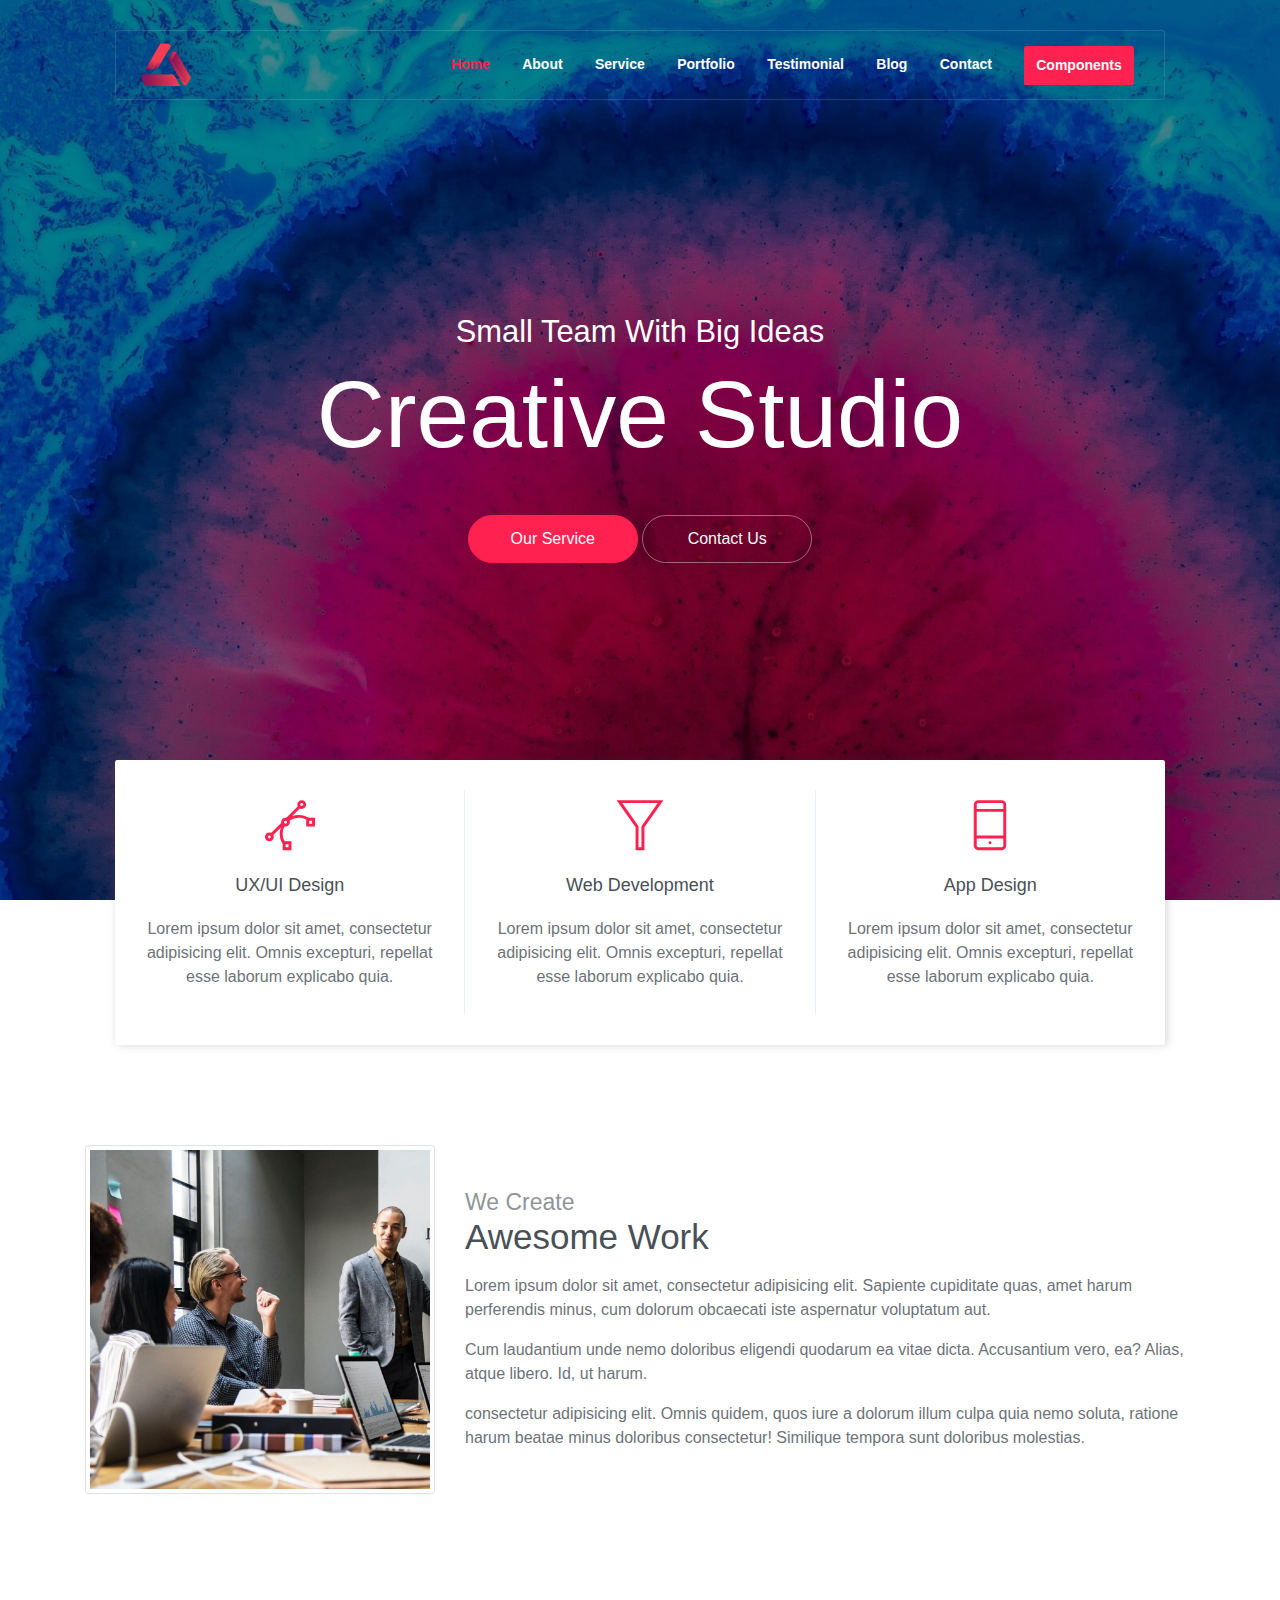
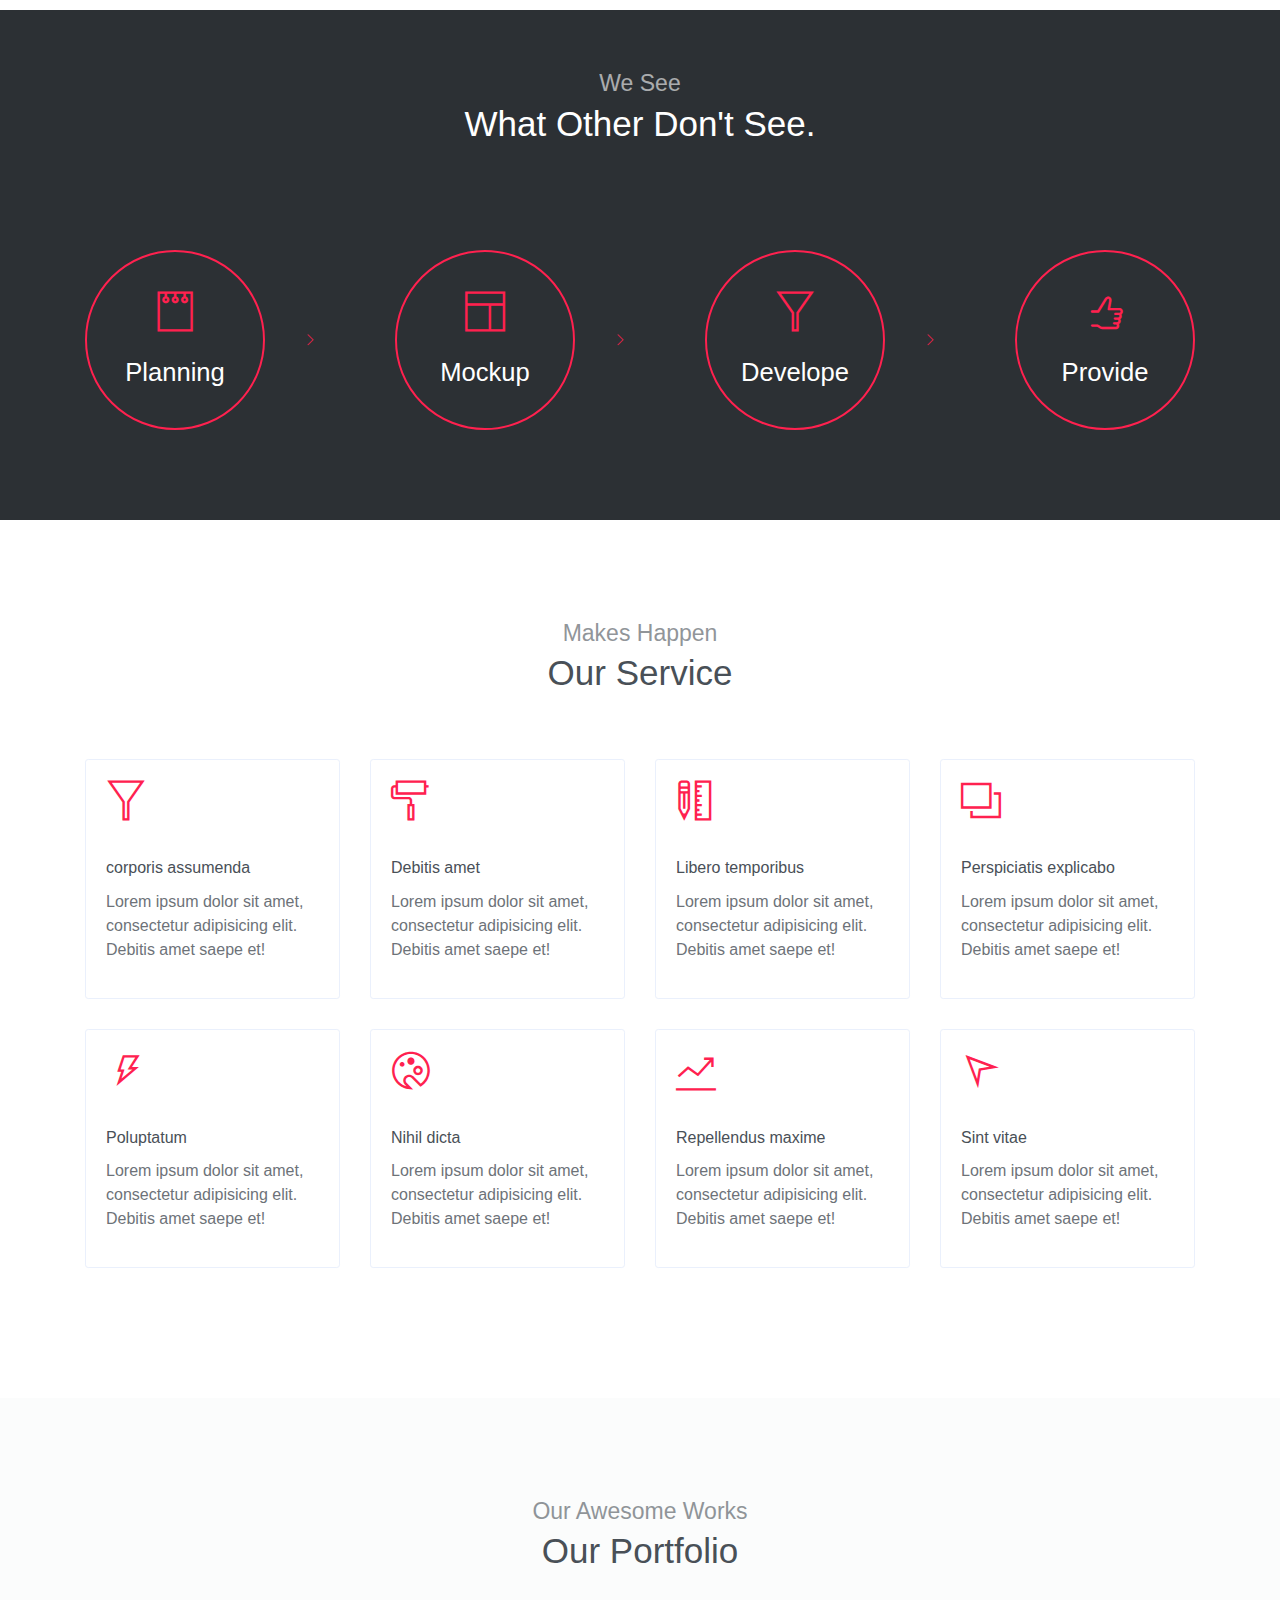
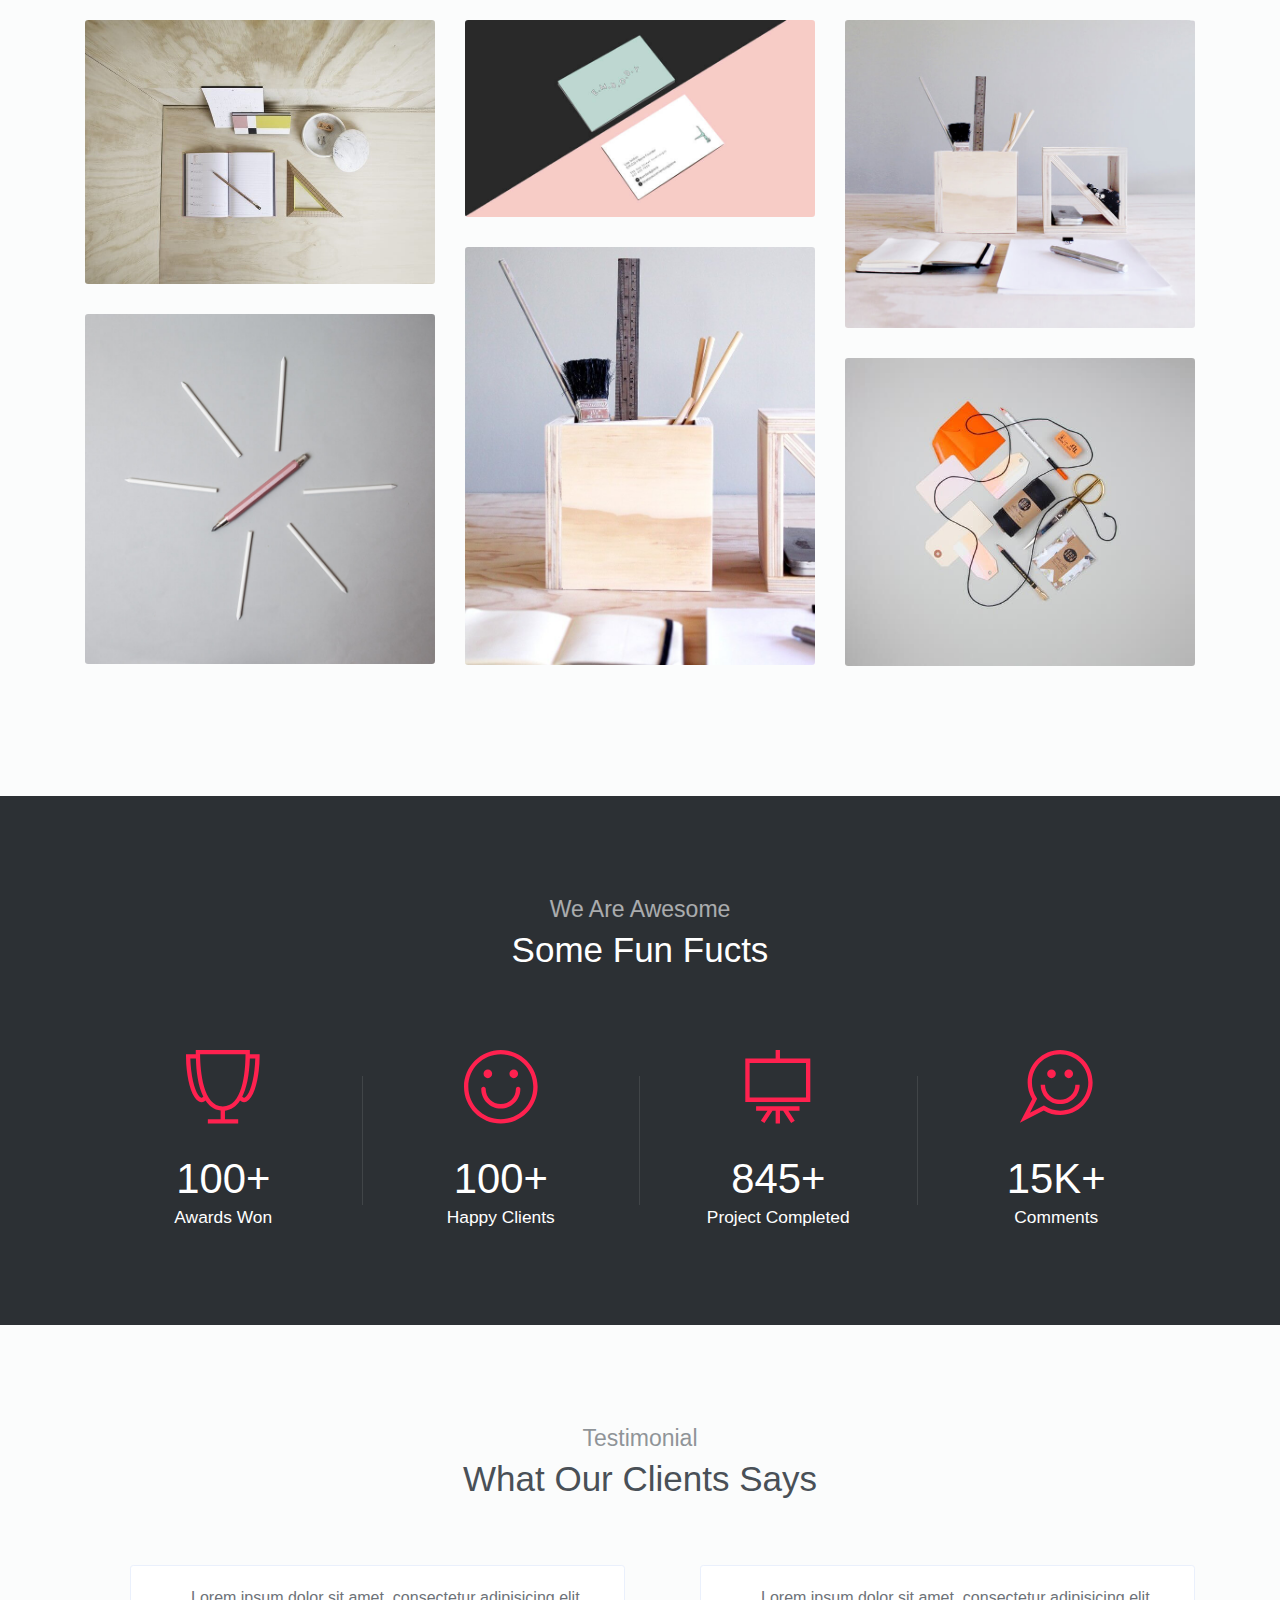
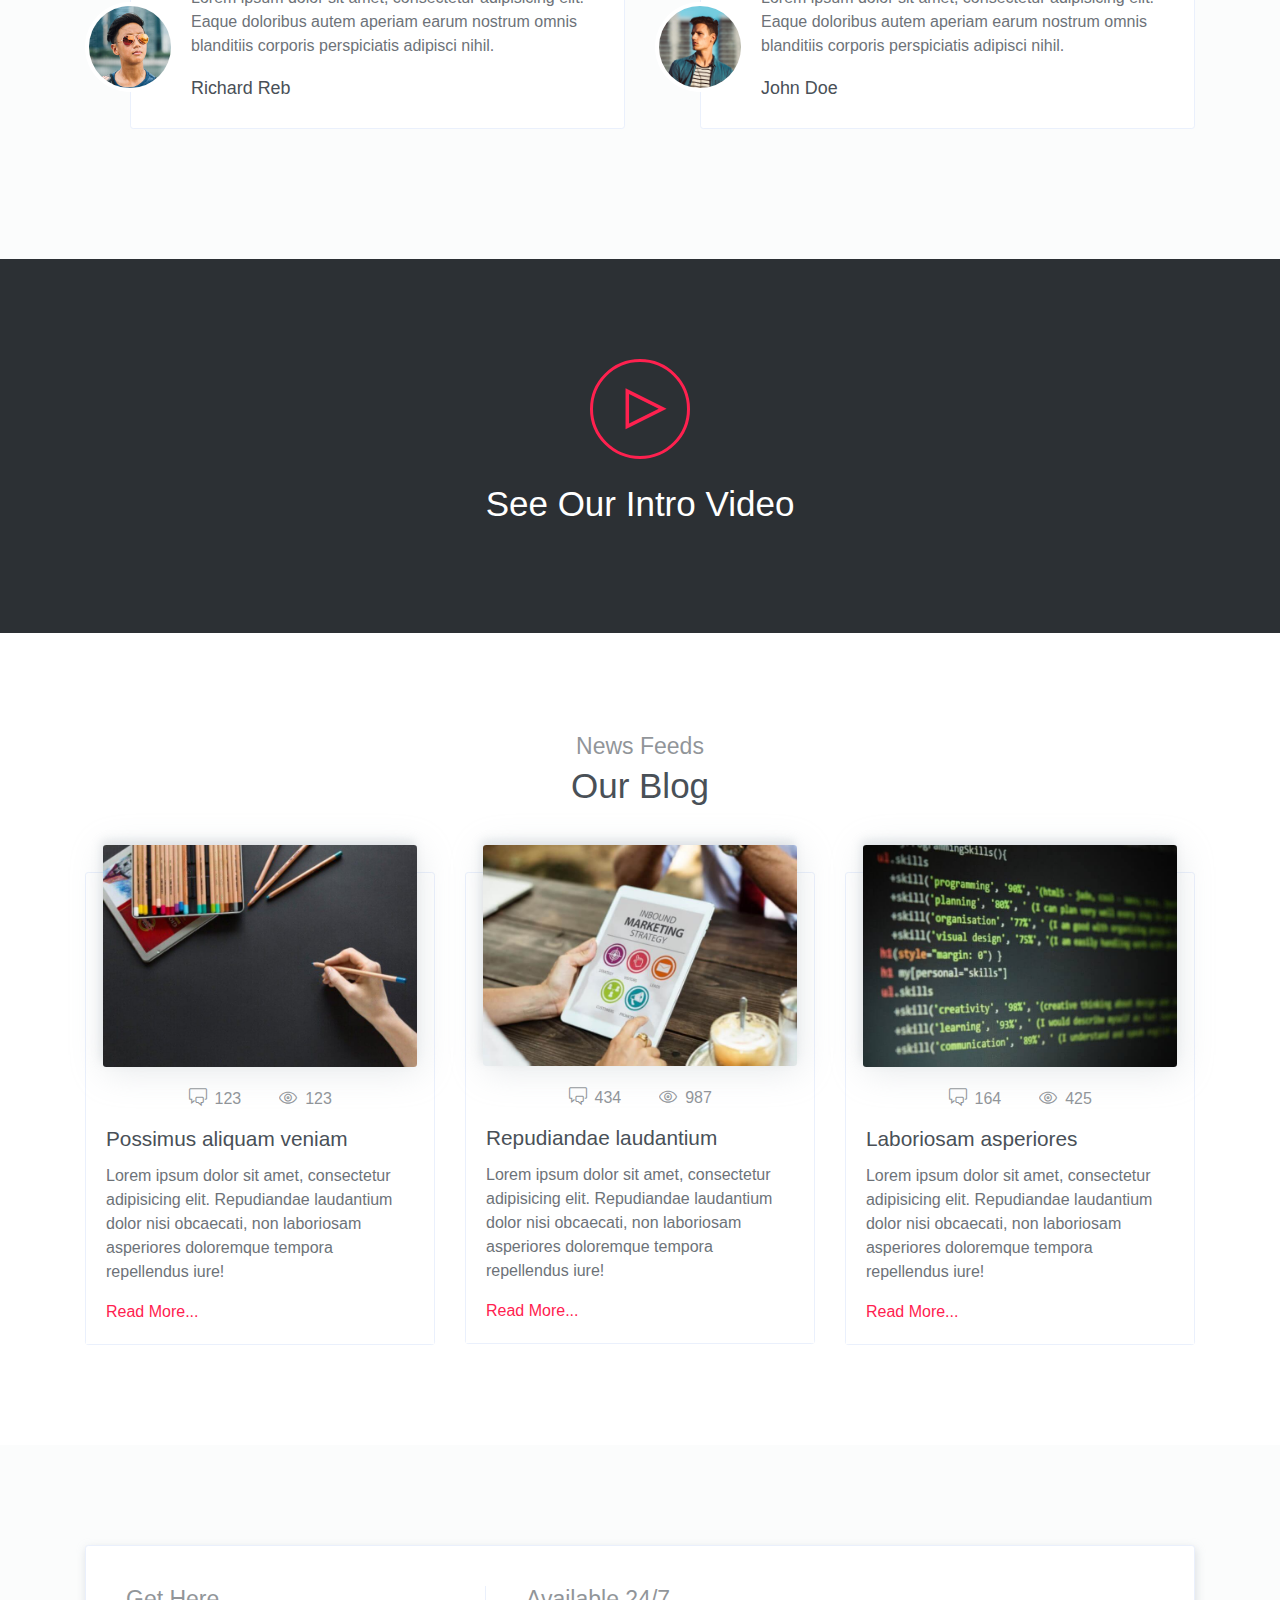
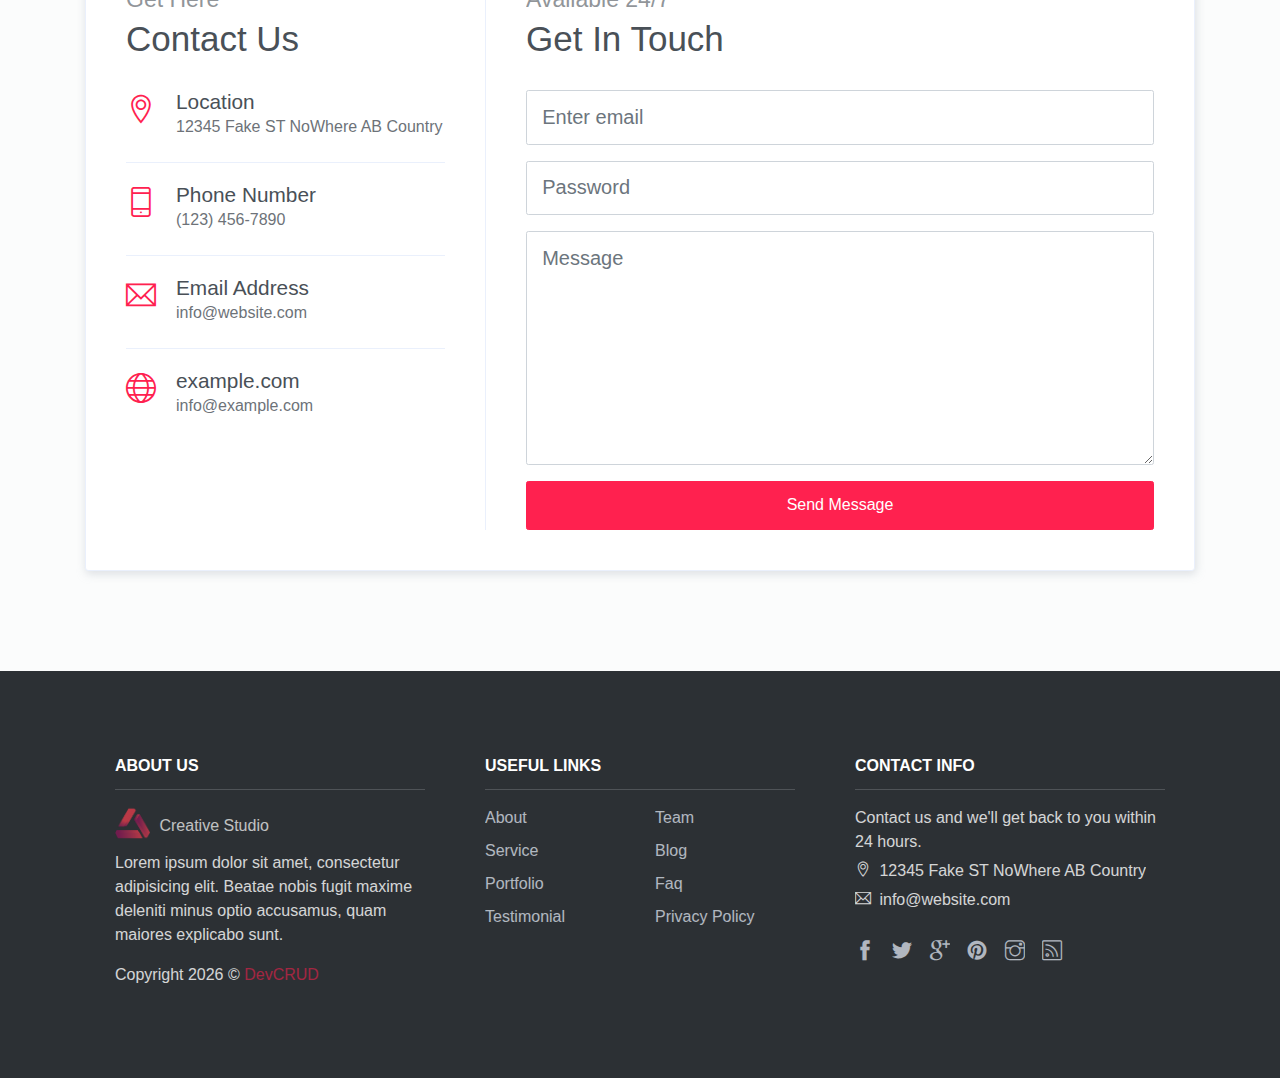
<file: question1/index.html>
<!DOCTYPE html>
<html lang="en">
<head>
	<meta charset="utf-8">
    <meta name="viewport" content="width=device-width, initial-scale=1, shrink-to-fit=no">
    <meta name="description" content="Start your development with Creative Studio landing page.">
    <meta name="author" content="Devcrud">
    <title>Creative Studio | Free Bootstrap 4.3.x template</title>

    <!-- font icons -->
    <link rel="stylesheet" href="assets/vendors/themify-icons/css/themify-icons.css">

    <!-- Bootstrap + Creative Studio main styles -->
	<link rel="stylesheet" href="assets/css/creative-studio.css">

</head>
<body data-spy="scroll" data-target=".navbar" data-offset="40" id="home">
    
    <!-- Page Navigation -->
    <nav class="navbar custom-navbar navbar-expand-lg navbar-dark" data-spy="affix" data-offset-top="20">
        <div class="container">
            <a class="navbar-brand" href="#">
                <img src="assets/imgs/logo.png" alt="Download free bootstrap 4 landing page, free boootstrap 4 templates, Download free bootstrap 4.1 landing page, free boootstrap 4.1.1 templates, Creative studio Landing page">
            </a>
            <button class="navbar-toggler" type="button" data-toggle="collapse" data-target="#navbarSupportedContent" aria-controls="navbarSupportedContent" aria-expanded="false" aria-label="Toggle navigation">
                <span></span>
            </button>

            <div class="collapse navbar-collapse" id="navbarSupportedContent">
                <ul class="navbar-nav ml-auto">
                    <li class="nav-item">
                        <a class="nav-link" href="#home">Home</a>
                    </li>
                    <li class="nav-item">
                        <a class="nav-link" href="#about">About</a>
                    </li>
                    <li class="nav-item">
                        <a class="nav-link" href="#service">Service</a>
                    </li>
                    <li class="nav-item">
                        <a class="nav-link" href="#portfolio">Portfolio</a>
                    </li>
                    <li class="nav-item">
                        <a class="nav-link" href="#testimonial">Testimonial</a>
                    </li>
                    <li class="nav-item">
                        <a class="nav-link" href="#blog">Blog</a>
                    </li>
                    <li class="nav-item">
                        <a class="nav-link" href="#contact">Contact</a>
                    </li>
                    <li class="nav-item">
                        <a class="nav-link btn btn-primary btn-sm ml-lg-3" href="components.html">Components</a>
                    </li>
                </ul>
            </div>
        </div>
    </nav>
    <!-- End Of Page Navigation -->

    <!-- Page Header -->
    <header class="header">
        <div class="overlay">
            <h6 class="subtitle">Small Team With Big Ideas</h6>
            <h1 class="title">Creative Studio</h1>
            <div class="buttons text-center">
                <a href="#service" class="btn btn-primary rounded w-lg btn-lg my-1">Our Service</a>
                <a href="#contact" class="btn btn-outline-light rounded w-lg btn-lg my-1">Contact Us</a>
            </div>              
        </div>      
    </header>
    <!-- End Of Page Header -->

    <!-- Box -->
    <div class="box text-center">
        <div class="box-item">
            <i class="ti-vector"></i>
            <h6 class="box-title">UX/UI Design</h6>
            <p>Lorem ipsum dolor sit amet, consectetur adipisicing elit. Omnis excepturi, repellat esse laborum explicabo quia.</p>
        </div>
        <div class="box-item">
            <i class="ti-filter"></i>
            <h6 class="box-title">Web Development</h6>
            <p>Lorem ipsum dolor sit amet, consectetur adipisicing elit. Omnis excepturi, repellat esse laborum explicabo quia.</p>
        </div>
        <div class="box-item">
            <i class="ti-mobile"></i>
            <h6 class="box-title">App Design</h6>
            <p>Lorem ipsum dolor sit amet, consectetur adipisicing elit. Omnis excepturi, repellat esse laborum explicabo quia.</p>
        </div>
    </div>
    <!-- End of Box -->

    <!-- About Section -->
    <section id="about">
        <div class="container">
            <div class="row align-items-center">
                <div class="col-md-5 col-lg-4">
                    <img src="assets/imgs/about.jpg" alt="Download free bootstrap 4 landing page, free boootstrap 4 templates, Download free bootstrap 4.1 landing page, free boootstrap 4.1.1 templates, Creative studio Landing page" class="w-100 img-thumbnail mb-3">
                </div>
                <div class="col-md-7 col-lg-8">
                    <h6 class="section-subtitle mb-0">We Create</h6>
                    <h6 class="section-title mb-3">Awesome Work</h6>
                    <p>Lorem ipsum dolor sit amet, consectetur adipisicing elit. Sapiente cupiditate quas, amet harum perferendis minus, cum dolorum obcaecati iste aspernatur voluptatum aut.</p>
                    <p>Cum laudantium unde nemo doloribus eligendi quodarum ea vitae dicta. Accusantium vero, ea? Alias, atque libero. Id, ut harum. </p>
                    <p>consectetur adipisicing elit. Omnis quidem, quos iure a dolorum illum culpa quia nemo soluta, ratione harum beatae minus doloribus consectetur! Similique tempora sunt doloribus molestias.</p>
                </div>
            </div>
        </div>
    </section>
    <!-- End of About Section -->

    <!-- About Section with bg -->
    <section class="has-bg-img py-md">
        <div class="container text-center">
            <h6 class="section-subtitle">We See</h6>
            <h6 class="section-title mb-6">What Other Don't See.</h6>
            <p class = "flag">CTF{h17_f4s7_h17_h4rd}</p>
            <div class="widget mb-4">
                <div class="widget-item">
                    <i class="ti-notepad"></i>
                    <h4>Planning</h4>
                </div>
                <div class="widget-item">
                    <i class="ti-layout"></i>
                    <h4>Mockup</h4>
                </div>
                <div class="widget-item">
                    <i class="ti-filter"></i>
                    <h4>Develope</h4>
                </div>
                <div class="widget-item">
                    <i class="ti-thumb-up"></i>
                    <h4>Provide</h4>
                </div>
            </div>
        </div>
    </section>
    <!-- End Of About Sectoin -->

    <!-- Service Section -->
    <section id="service">
        <div class="container">
            <h6 class="section-subtitle text-center">Makes Happen</h6>
            <h5 class="section-title text-center mb-6">Our Service</h5> 
            <div class="row">
                <div class="col-sm-4 col-md-3">
                    <div class="card mb-4">
                        <div class="card-body">
                            <h2 class="mb-4"><i class="ti-filter text-primary"></i></h2>
                            <h6 class="card-title">corporis assumenda</h6>
                            <p>Lorem ipsum dolor sit amet, consectetur adipisicing elit. Debitis amet saepe et!</p>
                        </div>
                    </div>
                </div>
                <div class="col-sm-4 col-md-3">
                    <div class="card mb-4">
                        <div class="card-body">
                            <h2 class="mb-4"><i class="ti-paint-roller text-primary"></i></h2>
                            <h6 class="card-title">Debitis amet</h6>
                            <p>Lorem ipsum dolor sit amet, consectetur adipisicing elit. Debitis amet saepe et!</p>
                        </div>
                    </div>
                </div>
                <div class="col-sm-4 col-md-3">
                    <div class="card mb-4">
                        <div class="card-body">
                            <h2 class="mb-4"><i class="ti-ruler-pencil text-primary"></i></h2>
                            <h6 class="card-title">Libero temporibus</h6>
                            <p>Lorem ipsum dolor sit amet, consectetur adipisicing elit. Debitis amet saepe et!</p>
                        </div>
                    </div>
                </div>
                <div class="col-sm-4 col-md-3">
                    <div class="card mb-4">
                        <div class="card-body">
                            <h2 class="mb-4"><i class="ti-layers text-primary"></i></h2>
                            <h6 class="card-title">Perspiciatis explicabo</h6>
                            <p>Lorem ipsum dolor sit amet, consectetur adipisicing elit. Debitis amet saepe et!</p>
                        </div>
                    </div>
                </div>
                <div class="col-sm-4 col-md-3">
                    <div class="card mb-4">
                        <div class="card-body">
                            <h2 class="mb-4"><i class="ti-bolt text-primary"></i></h2>
                            <h6 class="card-title">Poluptatum</h6>
                            <p>Lorem ipsum dolor sit amet, consectetur adipisicing elit. Debitis amet saepe et!</p>
                        </div>
                    </div>
                </div>
                <div class="col-sm-4 col-md-3">
                    <div class="card mb-4">
                        <div class="card-body">
                            <h2 class="mb-4"><i class="ti-palette text-primary"></i></h2>
                            <h6 class="card-title">Nihil dicta</h6>
                            <p>Lorem ipsum dolor sit amet, consectetur adipisicing elit. Debitis amet saepe et!</p>
                        </div>
                    </div>
                </div>
                <div class="col-sm-4 col-md-3">
                    <div class="card mb-4">
                        <div class="card-body">
                            <h2 class="mb-4"><i class="ti-stats-up text-primary"></i></h2>
                            <h6 class="card-title">Repellendus maxime</h6>
                            <p>Lorem ipsum dolor sit amet, consectetur adipisicing elit. Debitis amet saepe et!</p>
                        </div>
                    </div>
                </div>
                <div class="col-sm-4 col-md-3">
                    <div class="card mb-4">
                        <div class="card-body">
                            <h2 class="mb-4"><i class="ti-location-arrow text-primary"></i></h2>
                            <h6 class="card-title">Sint vitae</h6>
                            <p>Lorem ipsum dolor sit amet, consectetur adipisicing elit. Debitis amet saepe et!</p>
                        </div>
                    </div>
                </div>

            </div>  
        </div>
    </section>
    <!-- End of Service Section -->

    <!-- Portfolio section -->
    <section id="portfolio">
        <div class="container text-center">
            <h6 class="section-subtitle">Our Awesome Works</h6>
            <h6 class="section-title mb-5">Our Portfolio</h6>
            <div class="row">
                <div class="col-sm-4">
                    <div class="img-wrapper">
                        <img src="assets/imgs/folio-1.jpg" alt="Download free bootstrap 4 landing page, free boootstrap 4 templates, Download free bootstrap 4.1 landing page, free boootstrap 4.1.1 templates, Creative studio Landing page">
                        <div class="overlay">
                            <div class="overlay-infos">
                                <h5>Project Title</h5>
                                <a href="javascript:void(0)"><i class="ti-zoom-in"></i></a>
                                <a href="javascript:void(0)"><i class="ti-link"></i></a>
                            </div>  
                        </div>
                    </div>
                    <div class="img-wrapper">
                        <img src="assets/imgs/folio-2.jpg" alt="Download free bootstrap 4 landing page, free boootstrap 4 templates, Download free bootstrap 4.1 landing page, free boootstrap 4.1.1 templates, Creative studio Landing page">
                        <div class="overlay">
                            <div class="overlay-infos">
                                <h5>Project Title</h5>
                                <a href="javascript:void(0)"><i class="ti-zoom-in"></i></a>
                                <a href="javascript:void(0)"><i class="ti-link"></i></a>
                            </div>                              
                        </div>
                    </div>                  
                </div>
                <div class="col-sm-4">
                    <div class="img-wrapper">
                        <img src="assets/imgs/folio-3.jpg" alt="Download free bootstrap 4 landing page, free boootstrap 4 templates, Download free bootstrap 4.1 landing page, free boootstrap 4.1.1 templates, Creative studio Landing page">
                        <div class="overlay">
                            <div class="overlay-infos">
                                <h5>Project Title</h5>
                                <a href="javascript:void(0)"><i class="ti-zoom-in"></i></a>
                                <a href="javascript:void(0)"><i class="ti-link"></i></a>
                            </div>  
                        </div>
                    </div>
                    <div class="img-wrapper">
                        <img src="assets/imgs/folio-4.jpg" alt="Download free bootstrap 4 landing page, free boootstrap 4 templates, Download free bootstrap 4.1 landing page, free boootstrap 4.1.1 templates, Creative studio Landing page">
                        <div class="overlay">
                            <div class="overlay-infos">
                                <h5>Project Title</h5>
                                <a href="javascript:void(0)"><i class="ti-zoom-in"></i></a>
                                <a href="javascript:void(0)"><i class="ti-link"></i></a>
                            </div>                              
                        </div>
                    </div>                  
                </div>
                <div class="col-sm-4">
                    <div class="img-wrapper">
                        <img src="assets/imgs/folio-5.jpg" alt="Download free bootstrap 4 landing page, free boootstrap 4 templates, Download free bootstrap 4.1 landing page, free boootstrap 4.1.1 templates, Creative studio Landing page">
                        <div class="overlay">
                            <div class="overlay-infos">
                                <h5>Project Title</h5>
                                <a href="javascript:void(0)"><i class="ti-zoom-in"></i></a>
                                <a href="javascript:void(0)"><i class="ti-link"></i></a>
                            </div>  
                        </div>
                    </div>
                    <div class="img-wrapper">
                        <img src="assets/imgs/folio-6.jpg" alt="Download free bootstrap 4 landing page, free boootstrap 4 templates, Download free bootstrap 4.1 landing page, free boootstrap 4.1.1 templates, Creative studio Landing page">
                        <div class="overlay">
                            <div class="overlay-infos">
                                <h5>Project Title</h5>
                                <a href="javascript:void(0)"><i class="ti-zoom-in"></i></a>
                                <a href="javascript:void(0)"><i class="ti-link"></i></a>
                            </div>                              
                        </div>
                    </div>                  
                </div>
            </div>
        </div>
    </section>
    <!-- End of portfolio section -->

    

    <!-- Fatcs Section -->
    <section class="has-bg-img bg-img-2">
        <div class="container text-center">
            <h6 class="section-subtitle">We Are Awesome</h6>
            <h6 class="section-title mb-6">Some Fun Fucts</h6>
                <div class="widget-2">
                    <div class="widget-item">
                        <i class="ti-cup"></i>
                        <h6 class="title">100+</h6>
                        <div class="subtitle">Awards Won</div>
                    </div>
                    <div class="widget-item">
                        <i class="ti-face-smile"></i>
                        <h6 class="title">100+</h6>
                        <div class="subtitle">Happy Clients</div>
                    </div>
                    <div class="widget-item">
                        <i class="ti-blackboard"></i>
                        <h6 class="title">845+</h6>
                        <div class="subtitle">Project Completed</div>
                    </div>
                    <div class="widget-item">
                        <i class="ti-comments-smiley"></i>
                        <h6 class="title">15K+</h6>
                        <div class="subtitle">Comments</div>
                    </div>
                </div>
        </div>
    </section>

    <!-- Testimonial Section -->
    <section id="testimonial">
        <div class="container">
            <h6 class="section-subtitle text-center">Testimonial</h6>
            <h6 class="section-title text-center mb-6">What Our Clients Says</h6>
            <div class="row">
                <div class="col-md-6">
                    <div class="testimonial-wrapper">
                        <div class="img-holder">
                            <img src="assets/imgs/avatar-5.jpg" alt="Download free bootstrap 4 landing page, free boootstrap 4 templates, Download free bootstrap 4.1 landing page, free boootstrap 4.1.1 templates, Creative studio Landing page">                     
                        </div>
                        <div class="body">
                            <p class="subtitle">Lorem ipsum dolor sit amet, consectetur adipisicing elit. Eaque doloribus autem aperiam earum nostrum omnis blanditiis corporis perspiciatis adipisci nihil.</p>
                            <h6 class="title">Richard Reb</h6>
                        </div>
                    </div>
                </div>
                <div class="col-md-6">
                    <div class="testimonial-wrapper">
                        <div class="img-holder">
                            <img src="assets/imgs/avatar-6.jpg" alt="Download free bootstrap 4 landing page, free boootstrap 4 templates, Download free bootstrap 4.1 landing page, free boootstrap 4.1.1 templates, Creative studio Landing page">                     
                        </div>
                        <div class="body">
                            <p class="subtitle">Lorem ipsum dolor sit amet, consectetur adipisicing elit. Eaque doloribus autem aperiam earum nostrum omnis blanditiis corporis perspiciatis adipisci nihil.</p>
                            <h6 class="title">John Doe</h6>
                        </div>
                    </div>
                </div>
            </div>
        </div>
    </section>
    <!-- End of Testimonial Section -->

    <!-- Video Section -->
    <section class="has-bg-img py-lg">
        <div class="container text-center">

            <!-- Button trigger modal -->
            <button type="button" class="btn btn-outline-primary play-control" data-toggle="modal" data-target="#exampleModalCenter">
              <i class="ti-control-play" ></i>
            </button>
            <h6 class="section-title mt-4">See Our Intro Video</h6>

        </div>
    </section>
    <!-- End of Video Section -->

    <!-- Modal -->
    <div class="modal fade" id="exampleModalCenter" tabindex="-1" role="dialog" aria-labelledby="exampleModalCenterTitle" aria-hidden="true">
        <div class="modal-dialog modal-lg modal-dialog-centered" role="document">
            <div class="modal-content">
                <iframe width="100%" height="475" src="https://www.youtube.com/embed/TP4THzsAa3M" frameborder="0" allowfullscreen></iframe>
            </div>
        </div>
    </div>
    <!-- end of modal -->

    <!-- Blog Section -->
    <section id="blog">
        <div class="container">
            <h6 class="section-subtitle text-center">News Feeds</h6>
            <h6 class="section-title mb-6 text-center">Our Blog</h6>

            <div class="row">
                <div class="col-md-4">
                    <div class="card blog-post my-4 my-sm-5 my-md-0">
                        <img src="assets/imgs/blog-1.jpg" alt="Download free bootstrap 4 landing page, free boootstrap 4 templates, Download free bootstrap 4.1 landing page, free boootstrap 4.1.1 templates, Creative studio Landing page">
                        <div class="card-body">
                            <div class="details mb-3">
                                <a href="javascript:void(0)"><i class="ti-comments"></i> 123</a>
                                <a href="javascript:void(0)"><i class="ti-eye"></i> 123</a>
                            </div>
                            <h5 class="card-title">Possimus aliquam veniam</h5>
                            <p>Lorem ipsum dolor sit amet, consectetur adipisicing elit. Repudiandae laudantium dolor nisi obcaecati, non laboriosam asperiores doloremque tempora repellendus iure!</p>
                            <a href="javascript:void(0)" class="d-block mt-3">Read More...</a>
                        </div>
                    </div>
                </div>
                <div class="col-md-4">
                    <div class="card blog-post my-4 my-sm-5 my-md-0">
                        <img src="assets/imgs/blog-2.jpg" alt="Download free bootstrap 4 landing page, free boootstrap 4 templates, Download free bootstrap 4.1 landing page, free boootstrap 4.1.1 templates, Creative studio Landing page">
                        <div class="card-body">
                            <div class="details mb-3">
                                <a href="javascript:void(0)"><i class="ti-comments"></i> 434</a>
                                <a href="javascript:void(0)"><i class="ti-eye"></i> 987</a>
                            </div>
                            <h5 class="card-title">Repudiandae laudantium</h5>
                            <p>Lorem ipsum dolor sit amet, consectetur adipisicing elit. Repudiandae laudantium dolor nisi obcaecati, non laboriosam asperiores doloremque tempora repellendus iure!</p>
                            <a href="javascript:void(0)" class="d-block mt-3">Read More...</a>
                        </div>
                    </div>
                </div>
                <div class="col-md-4">
                    <div class="card blog-post my-4 my-sm-5 my-md-0">
                        <img src="assets/imgs/blog-3.jpg" alt="Download free bootstrap 4 landing page, free boootstrap 4 templates, Download free bootstrap 4.1 landing page, free boootstrap 4.1.1 templates, Creative studio Landing page">
                        <div class="card-body">
                            <div class="details mb-3">
                                <a href="javascript:void(0)"><i class="ti-comments"></i> 164</a>
                                <a href="javascript:void(0)"><i class="ti-eye"></i> 425</a>
                            </div>
                            <h5 class="card-title">Laboriosam asperiores</h5>
                            <p>Lorem ipsum dolor sit amet, consectetur adipisicing elit. Repudiandae laudantium dolor nisi obcaecati, non laboriosam asperiores doloremque tempora repellendus iure!</p>
                            <a href="javascript:void(0)" class="d-block mt-3">Read More...</a>
                        </div>
                    </div>
                </div>
            </div>
        </div>
    </section>
    <!-- End of Blog Section -->

    <!-- Contact Section -->
    <section id="contact">
        <div class="container">
            <div class="contact-card">
                <div class="infos">
                    <h6 class="section-subtitle">Get Here</h6>
                    <h6 class="section-title mb-4">Contact Us</h6>

                    <div class="item">
                        <i class="ti-location-pin"></i>
                        <div class="">
                            <h5>Location</h5>
                            <p> 12345 Fake ST NoWhere AB Country</p>
                        </div>                          
                    </div>
                    <div class="item">
                        <i class="ti-mobile"></i>
                        <div>
                            <h5>Phone Number</h5>
                            <p>(123) 456-7890</p>
                        </div>                          
                    </div>
                    <div class="item">
                        <i class="ti-email"></i>
                        <div class="mb-0">
                            <h5>Email Address</h5>
                            <p>info@website.com</p>
                        </div>
                    </div>
                    <div class="item">
                        <i class="ti-world"></i>
                        <div class="mb-0">
                            <h5>example.com</h5>
                            <p>info@example.com</p>
                        </div>
                    </div>
                </div>
                <div class="form">
                    <h6 class="section-subtitle">Available 24/7</h6>
                    <h6 class="section-title mb-4">Get In Touch</h6>
                    <form>
                        <div class="form-group">
                            <input type="email" class="form-control form-control-lg" id="exampleInputEmail1" aria-describedby="emailHelp" placeholder="Enter email" required>
                        </div>
                        <div class="form-group">
                            <input type="password" class="form-control form-control-lg" id="exampleInputPassword1" placeholder="Password" required>
                        </div>
                        <div class="form-group">
                            <textarea name="contact-message" id="" cols="30" rows="7" class="form-control form-control-lg" placeholder="Message"></textarea>
                        </div>
                        <button type="submit" class="btn btn-primary btn-block btn-lg mt-3">Send Message</button>
                    </form>
                </div>
            </div>
        </div>
    </section>
    <!-- Contact Section -->

    <section class="has-bg-img py-0">
        <div class="container">
            <div class="footer">
                <div class="footer-lists">
                    <ul class="list">
                        <li class="list-head">
                            <h6 class="font-weight-bold">ABOUT US</h6>
                        </li>
                        <li class="list-body">
                            <a href="#" class="logo">
                                <img src="assets/imgs/logo.png" alt="Download free bootstrap 4 landing page, free boootstrap 4 templates, Download free bootstrap 4.1 landing page, free boootstrap 4.1.1 templates, Creative studio Landing page">
                                <h6>Creative Studio</h6>
                            </a>
                            <p>Lorem ipsum dolor sit amet, consectetur adipisicing elit. Beatae nobis fugit maxime deleniti minus optio accusamus, quam maiores explicabo sunt.</p> 
                            <p class="mt-3">
                                Copyright <script>document.write(new Date().getFullYear())</script> &copy; <a class="d-inline text-primary" href="http://www.devcrud.com">DevCRUD</a>
                            </p>                   
                        </li>
                    </ul>
                    <ul class="list">
                        <li class="list-head">
                            <h6 class="font-weight-bold">USEFUL LINKS</h6>
                        </li>
                        <li class="list-body">
                            <div class="row">
                                <div class="col">
                                    <a href="#about">About</a>
                                    <a href="#service">Service</a>
                                    <a href="#portfolio">Portfolio</a>
                                    <a href="#testmonail">Testimonial</a>
                                </div>
                                <div class="col">
                                    <a href="#team">Team</a>
                                    <a href="#blog">Blog</a>
                                    <a href="#">Faq</a>
                                    <a href="#">Privacy Policy</a>                  
                                </div>
                            </div>
                        </li>
                    </ul>
                    <ul class="list">
                        <li class="list-head">
                            <h6 class="font-weight-bold">CONTACT INFO</h6>
                        </li>
                        <li class="list-body">
                            <p>Contact us and we'll get back to you within 24 hours.</p>
                            <p><i class="ti-location-pin"></i> 12345 Fake ST NoWhere AB Country</p>
                            <p><i class="ti-email"></i>  info@website.com</p>
                            <div class="social-links">
                                <a href="javascript:void(0)" class="link"><i class="ti-facebook"></i></a>
                                <a href="javascript:void(0)" class="link"><i class="ti-twitter-alt"></i></a>
                                <a href="javascript:void(0)" class="link"><i class="ti-google"></i></a>
                                <a href="javascript:void(0)" class="link"><i class="ti-pinterest-alt"></i></a>
                                <a href="javascript:void(0)" class="link"><i class="ti-instagram"></i></a>
                                <a href="javascript:void(0)" class="link"><i class="ti-rss"></i></a>
                            </div>
                        </li>
                    </ul>
                </div>
            </div>    
        </div>
    </section>

    <!-- core  -->
    <script src="assets/vendors/jquery/jquery-3.4.1.js"></script>
    <script src="assets/vendors/bootstrap/bootstrap.bundle.js"></script>

    <!-- bootstrap affix -->
    <script src="assets/vendors/bootstrap/bootstrap.affix.js"></script>

    <!-- Creative Studio js -->
    <script src="assets/js/creative-studio.js"></script>

</body>
</html>
</file>
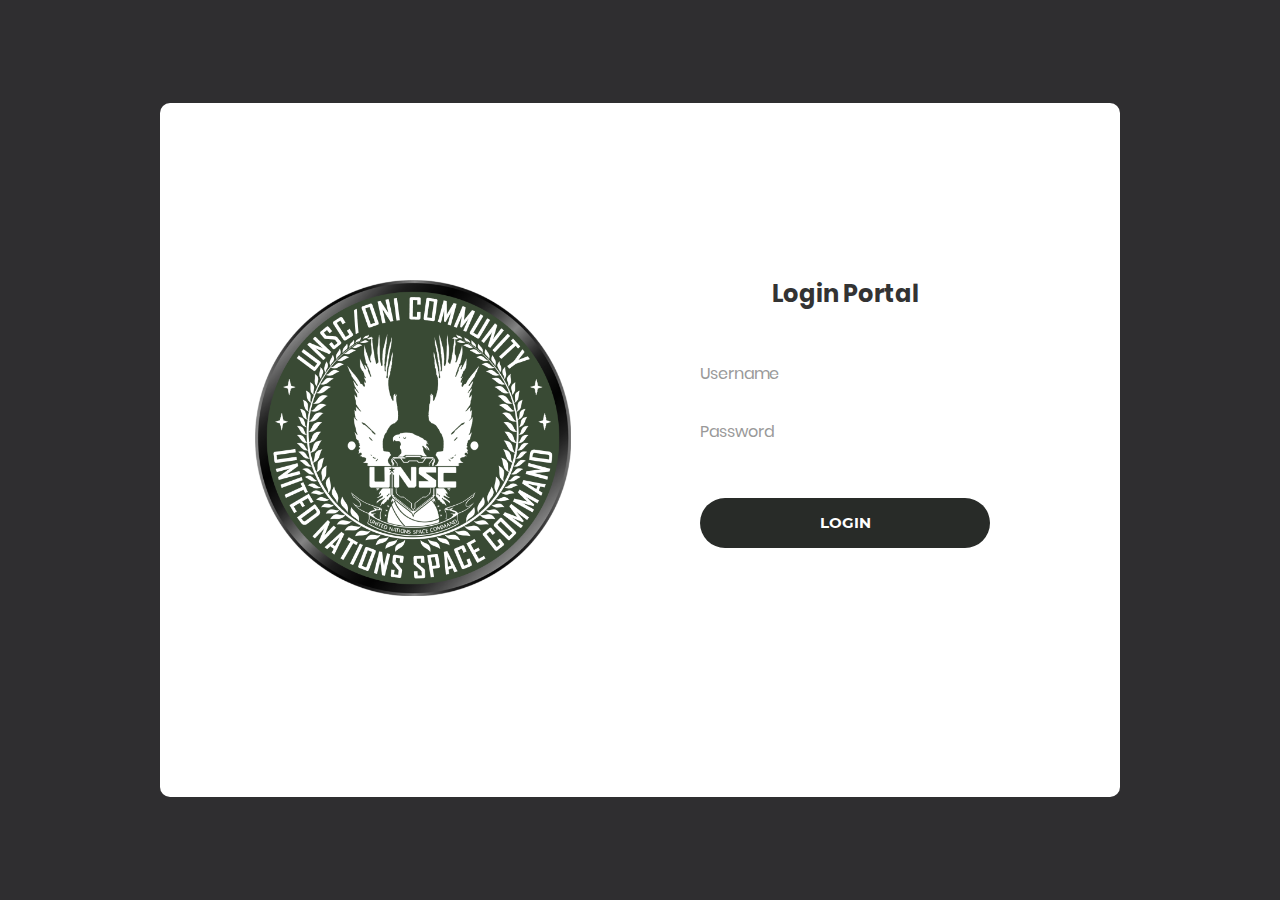
<file: question2/index.html>
<!DOCTYPE html>
<html lang="en">
<head>
	<title>Login V1</title>
	<meta charset="UTF-8">
	<meta name="viewport" content="width=device-width, initial-scale=1">
<!--===============================================================================================-->	
	<link rel="icon" type="image/png" href="images/icons/favicon.ico"/>
<!--===============================================================================================-->
	<link rel="stylesheet" type="text/css" href="vendor/bootstrap/css/bootstrap.min.css">
<!--===============================================================================================-->
	<link rel="stylesheet" type="text/css" href="fonts/font-awesome-4.7.0/css/font-awesome.min.css">
<!--===============================================================================================-->
	<link rel="stylesheet" type="text/css" href="vendor/animate/animate.css">
<!--===============================================================================================-->	
	<link rel="stylesheet" type="text/css" href="vendor/css-hamburgers/hamburgers.min.css">
<!--===============================================================================================-->
	<link rel="stylesheet" type="text/css" href="vendor/select2/select2.min.css">
<!--===============================================================================================-->
	<link rel="stylesheet" type="text/css" href="css/util.css">
	<link rel="stylesheet" type="text/css" href="css/main.css">
<!--===============================================================================================-->
</head>
<body>
	
	<div class="limiter">
		<div class="container-login100">
			<div class="wrap-login100">
				<div class="login100-pic js-tilt" data-tilt>
					<img src="images/unsc.png" alt="IMG">
				</div>

				<form class="login100-form validate-form">
					<span class="login100-form-title">
						Login Portal
					</span>

					<div class="wrap-input100 validate-input" data-validate = "Valid username is required">
						<input id="user" type="text" name="username" placeholder="Username">
						<span class="focus-input100"></span>
					</div>

					<br>

					<div class="wrap-input100 validate-input" data-validate = "Password is required">
						<input id="pass" type="password" name="password" placeholder="Password">
						<span class="focus-input100"></span>
					</div>

					<br>
					
					<div class="container-login100-form-btn">
						<button class="login100-form-btn" onclick="verify()">
							Login
						</button>
					</div>
					<br>
					<br>
					<br>
					<br><br><br><br><br><br>
				</form>
			</div>
		</div>
	</div>
	
	

	
<!--===============================================================================================-->	
	<script src="vendor/jquery/jquery-3.2.1.min.js"></script>
<!--===============================================================================================-->
	<script src="vendor/bootstrap/js/popper.js"></script>
	<script src="vendor/bootstrap/js/bootstrap.min.js"></script>
<!--===============================================================================================-->
	<script src="vendor/select2/select2.min.js"></script>
<!--===============================================================================================-->
	<script src="vendor/tilt/tilt.jquery.min.js"></script>
	<script >
		$('.js-tilt').tilt({
			scale: 1.1
		})
	</script>
<!--===============================================================================================-->
	<script src="js/main.js"></script>
</body>
</html>
</file>
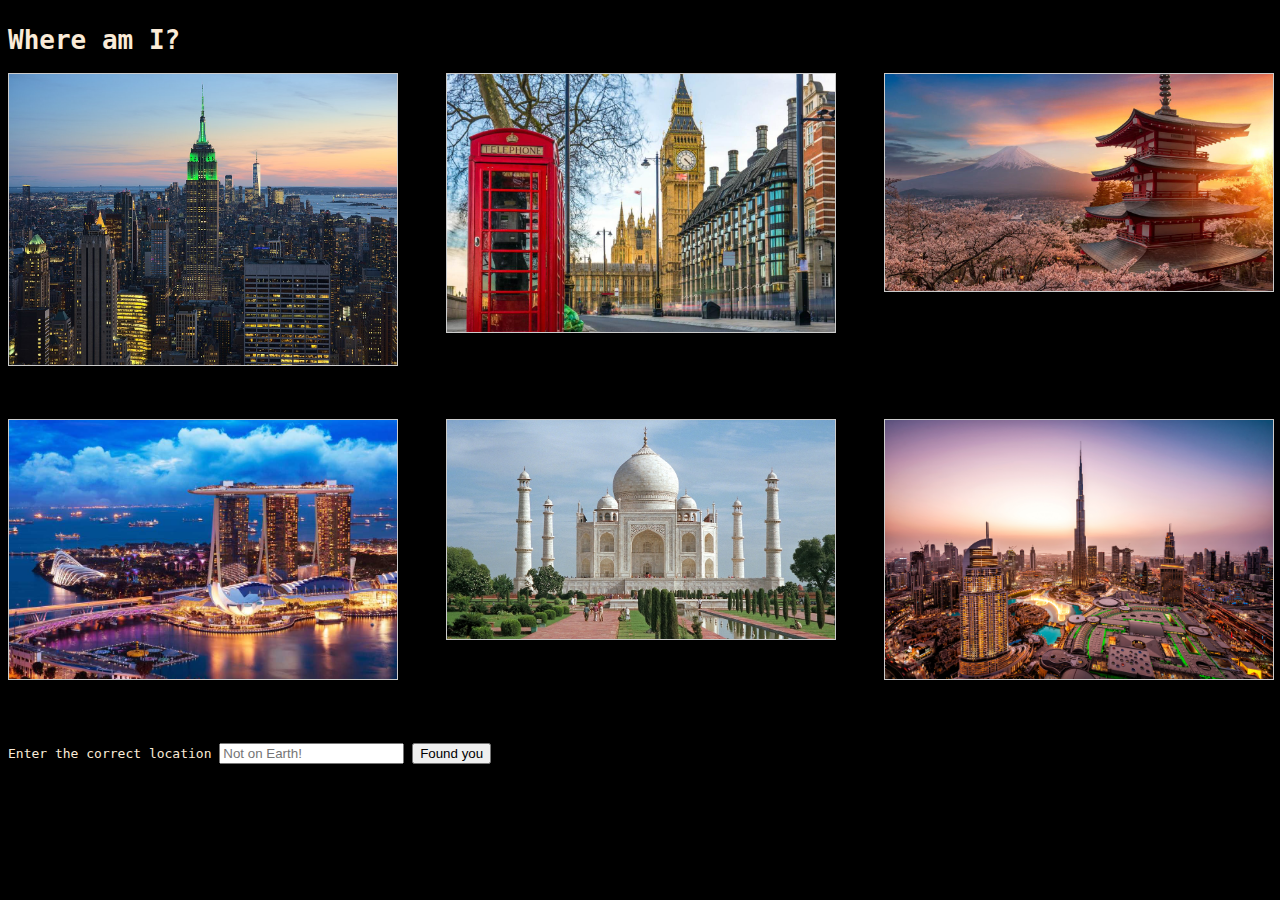
<file: question4/index.html>
<!DOCTYPE html>
<html>
  <head>
    <title>Hide n Seek</title>
    <link href="./images/main.css" rel="stylesheet" />
  </head>
  <body id="main" >
    <h1>Where am I?</h1>
      <div class="grid">
        <a href="./nyc.html"><img src="images/new_york.jpg" style="width:100%"/></a>
        <a href="./London.html"><img src="images/london.jpg" style="width:100%" /></a>
        <a href="./tokyo.html"><img src="images/japan.jpg" style="width:100%" /></a>
        <a href="./singapore.html"><img src="images/SINGAPORE.jpg" style="width:100%"/></a>
        <a href="./Agra.html"><img src="images/india.jpg" style="width:100%"/></a>
        <a href="./dubai.html"><img src="images/dubai.jpg" style="width:100%"/></a>
    </div>
    <br><br><br><br>
    <form>
      <label>
        Enter the correct location
      </label>
      <input id="loc" type="text" value="" placeholder="Not on Earth!">
      <button type="submit" onclick="disp_flag()">Found you</button>
    </form>
    <script src="./script.js"></script>
    <!--New York:London:Tokyo:Singapore:Agra:Dubai-->
  </body>
</html>
</file>
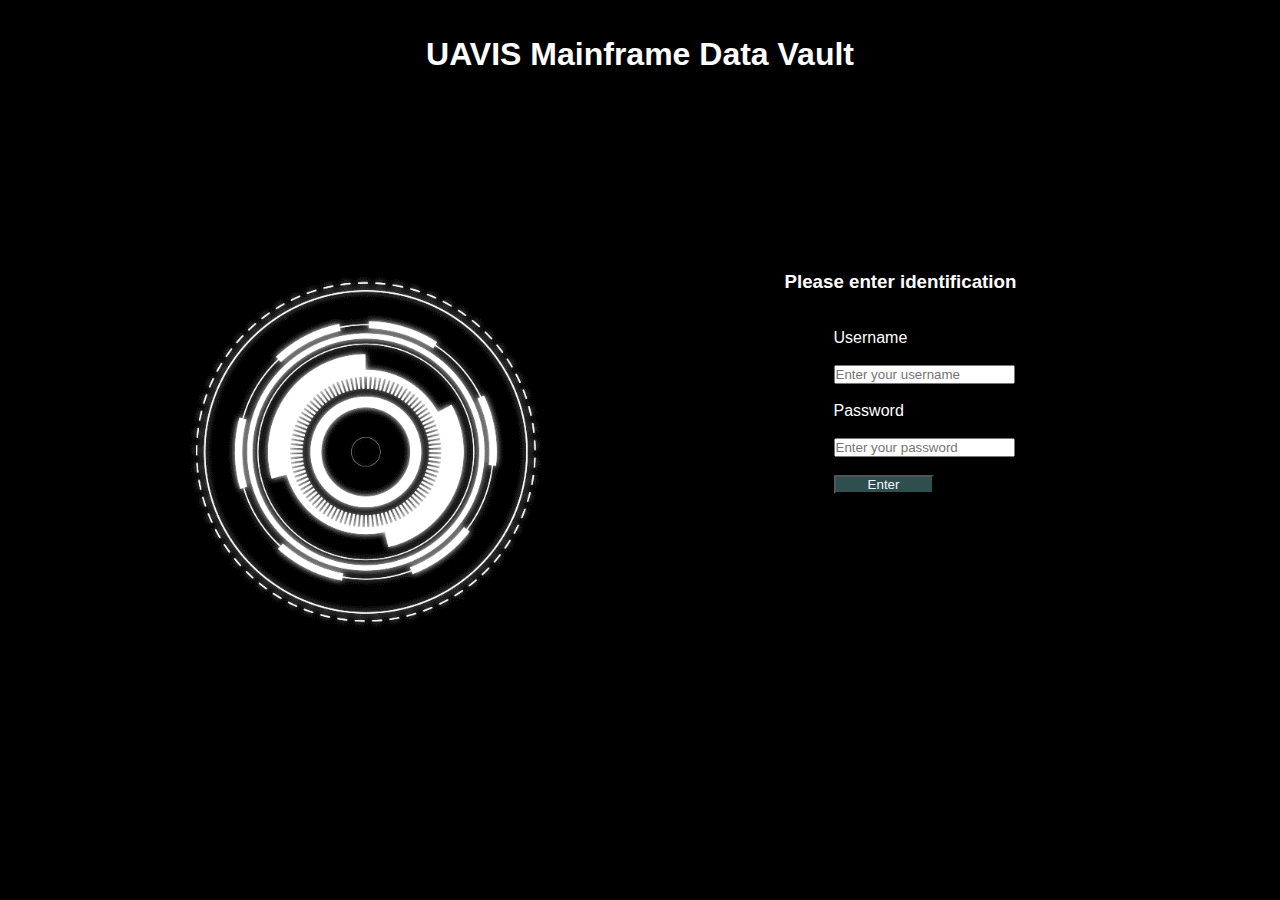
<file: question5/index.html>
<!DOCTYPE html>
<html>
    <head>
        <title>
            UNSC Data Vault
        </title>
        <link href="./style.css" rel="stylesheet" />
    </head>
    <body>
        <div class="page">
            <br><br>
            <h1>UAVIS Mainframe Data Vault</h1><br><br><br><br><br>
            <div class="form">
                <h3>Please enter identification</h3><br><br>
                <form>
                <label>Username</label><br><br>
                <input type="text" id="un" placeholder="Enter your username"><br><br>
                <label>Password</label><br><br>
                <input type="text" id="pw" placeholder="Enter your password"><br><br>
                <button style="background-color:darkslategray;color:aliceblue; width: 100px;"  type="submit" onclick="verify()">Enter</button>
                </form>

            </div>

        </div>
        <script src="./script.js" ></script>

    </body>

            <!--

            import hashlib

            def hash_pw(pw_str):                         
                pw_bytes = bytearray()
                pw_bytes.extend(pw_str.encode())
                m = hashlib.md5()
                m.update(pw_bytes)
                return m.digest()

            -->
</html>
</file>
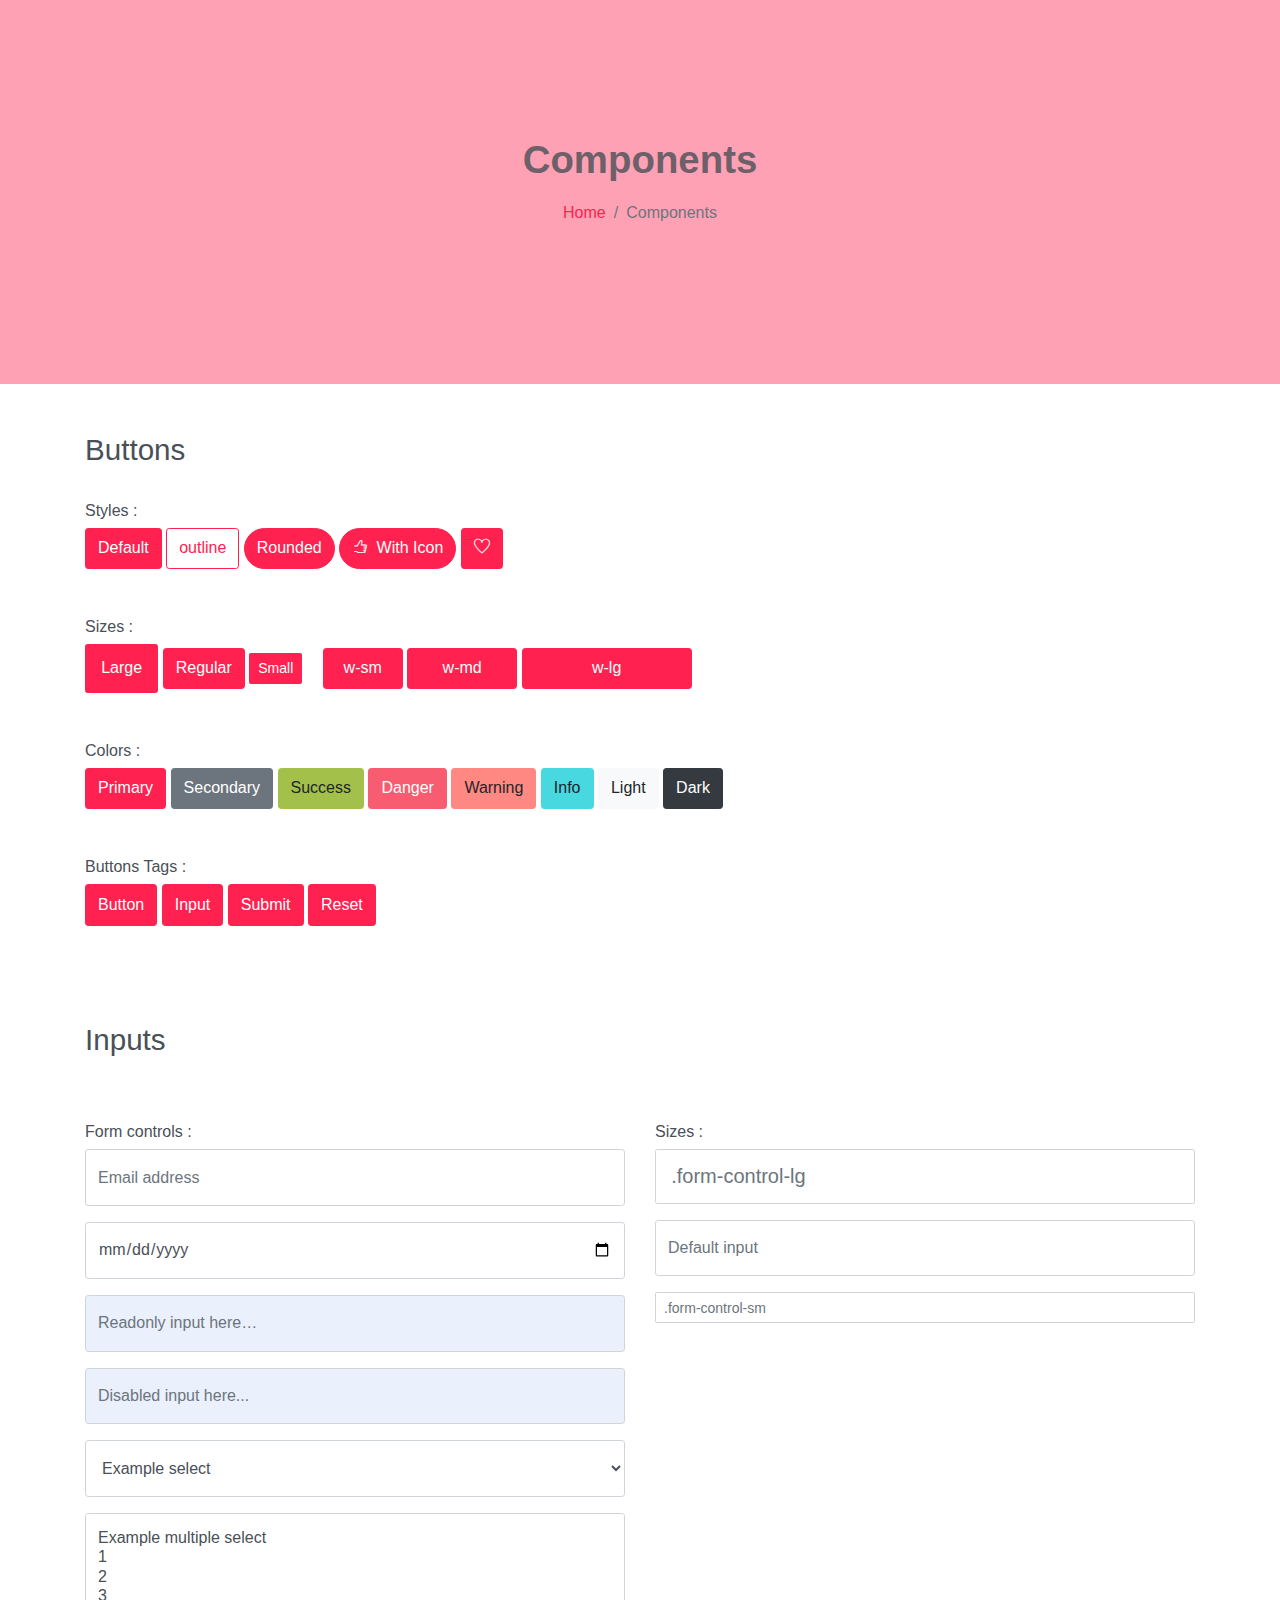
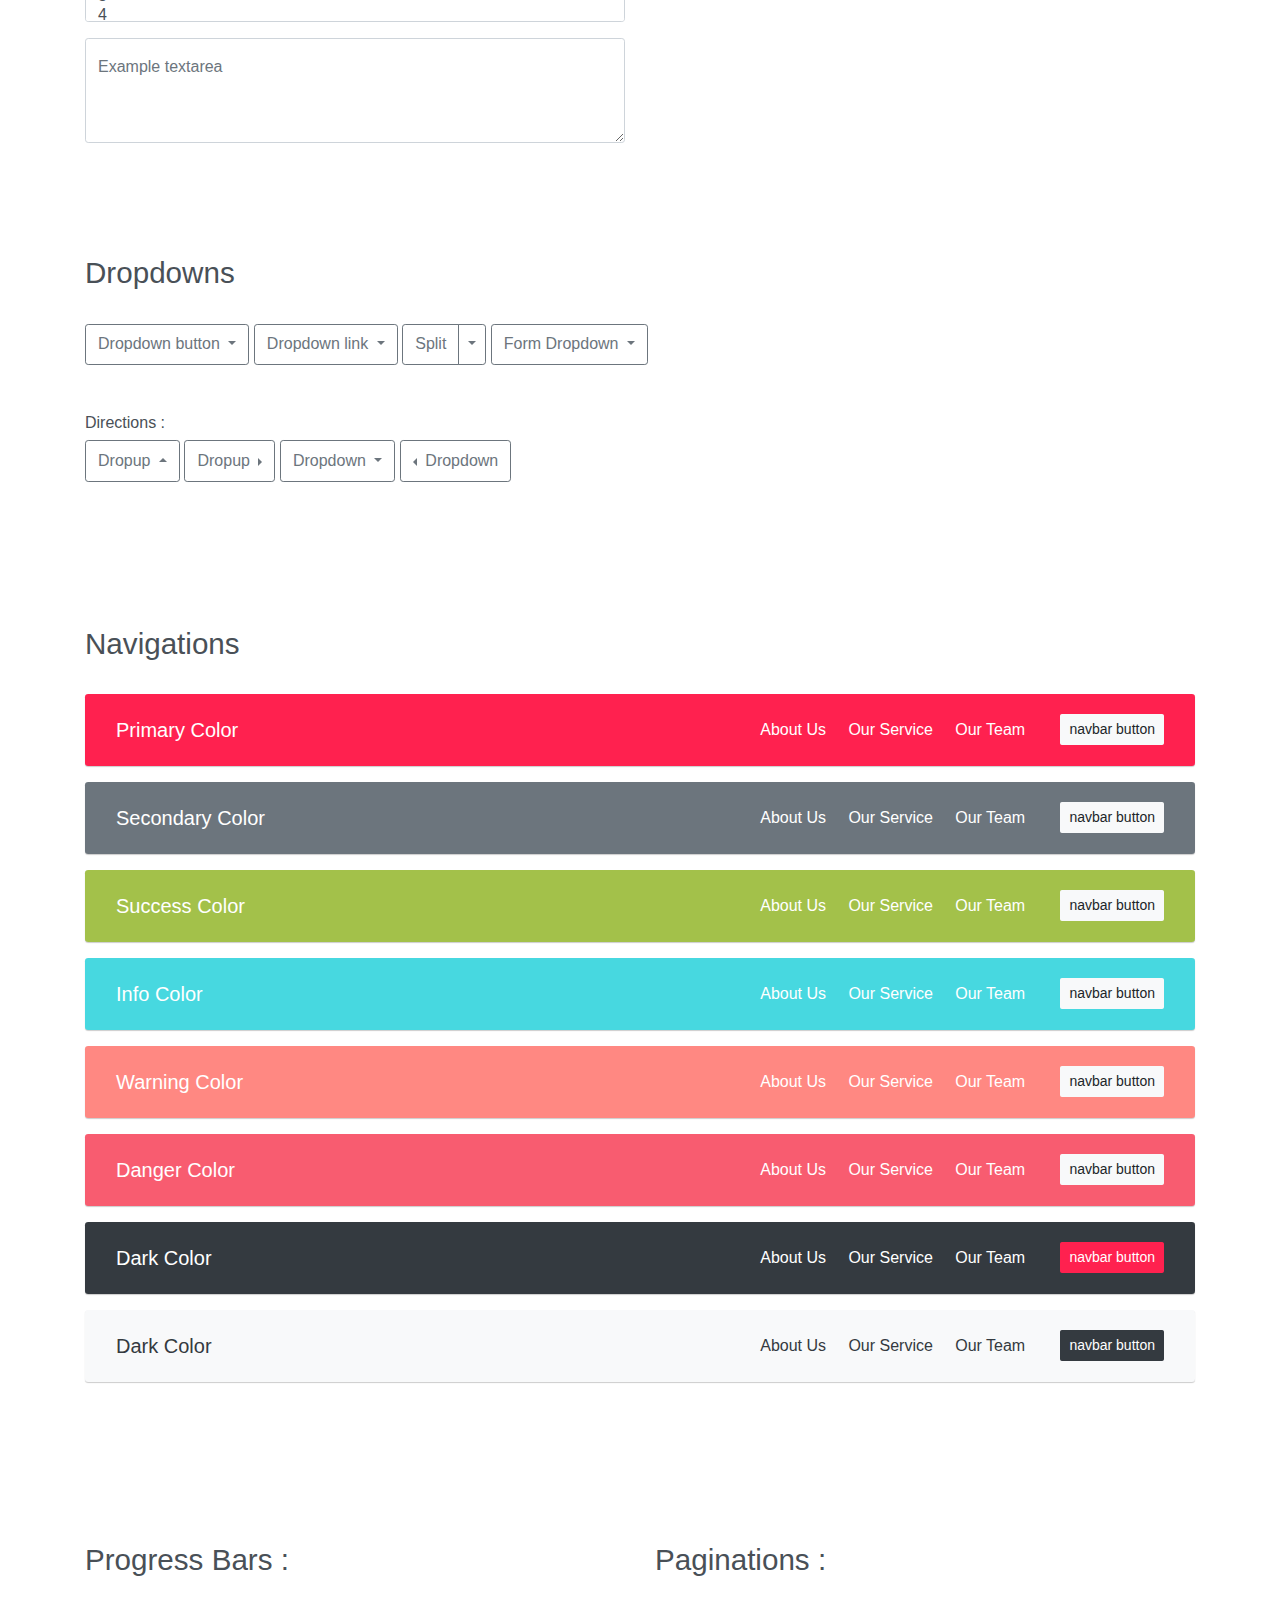
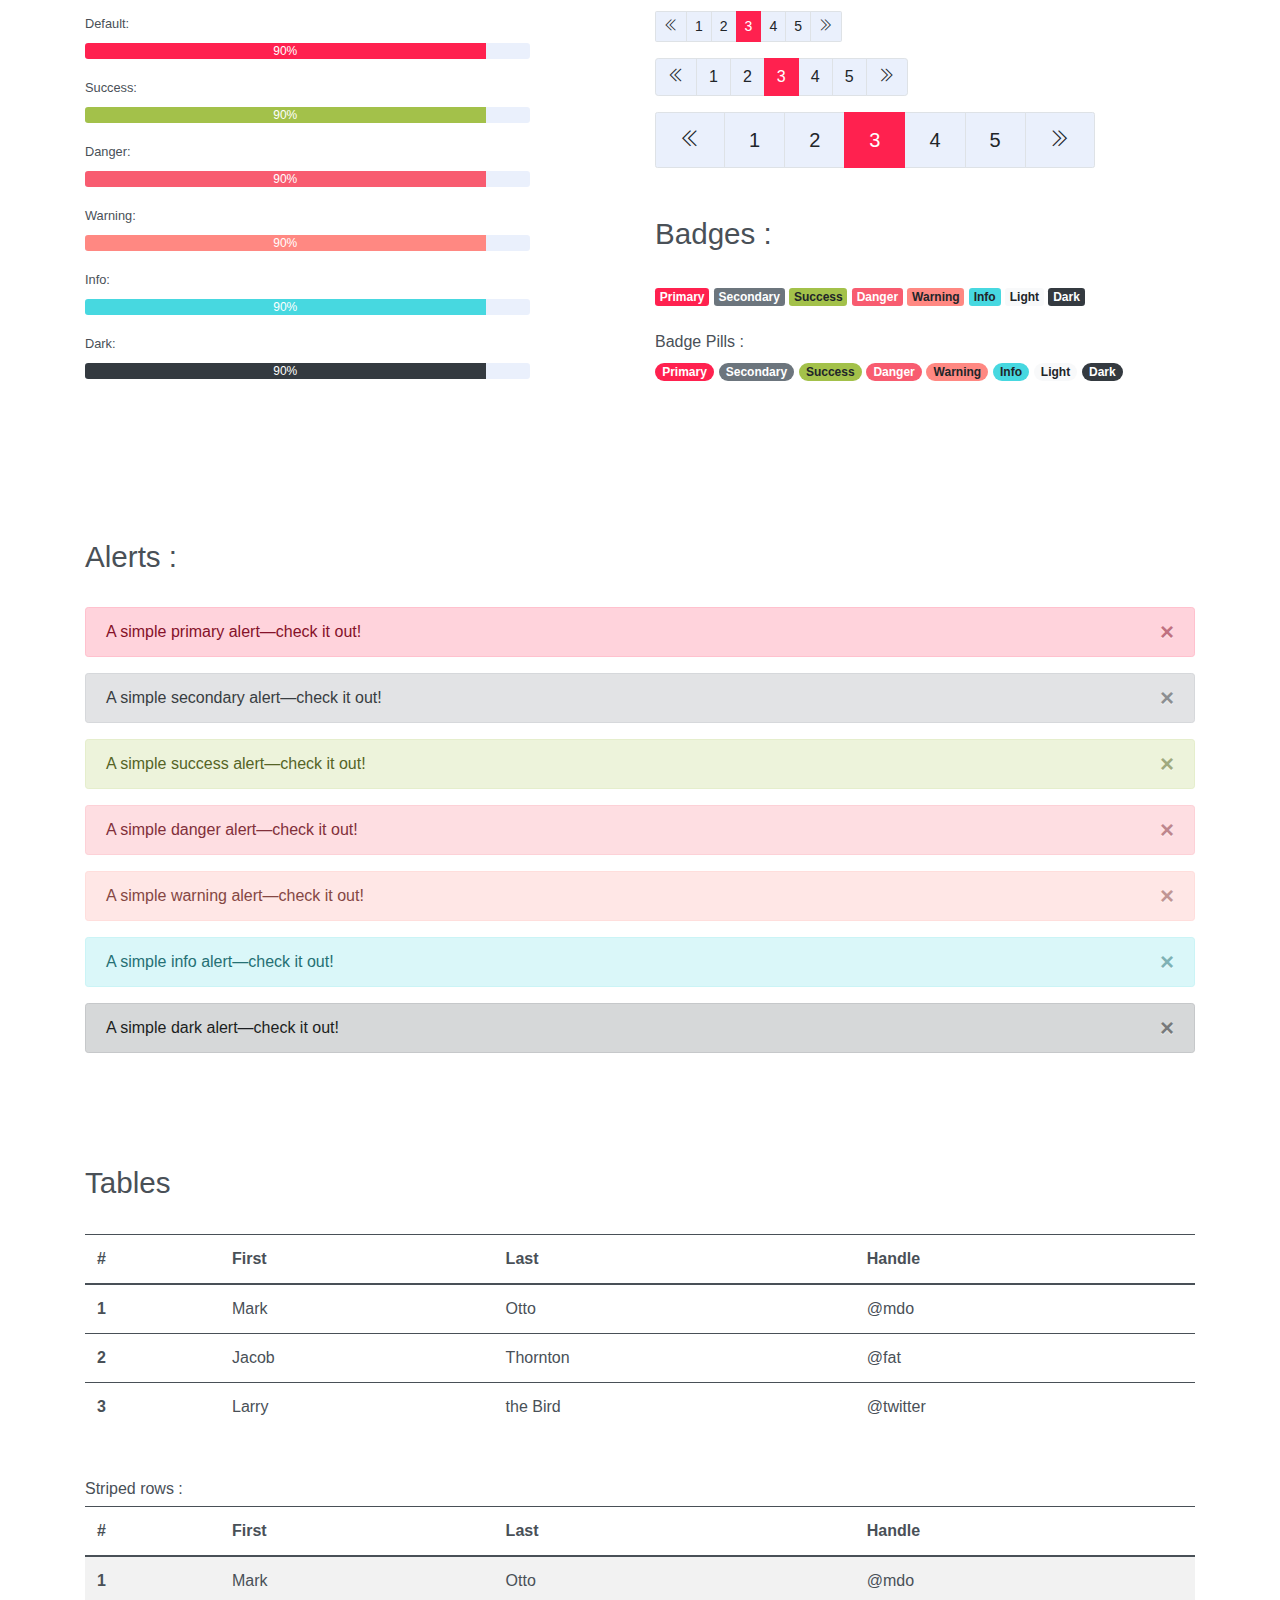
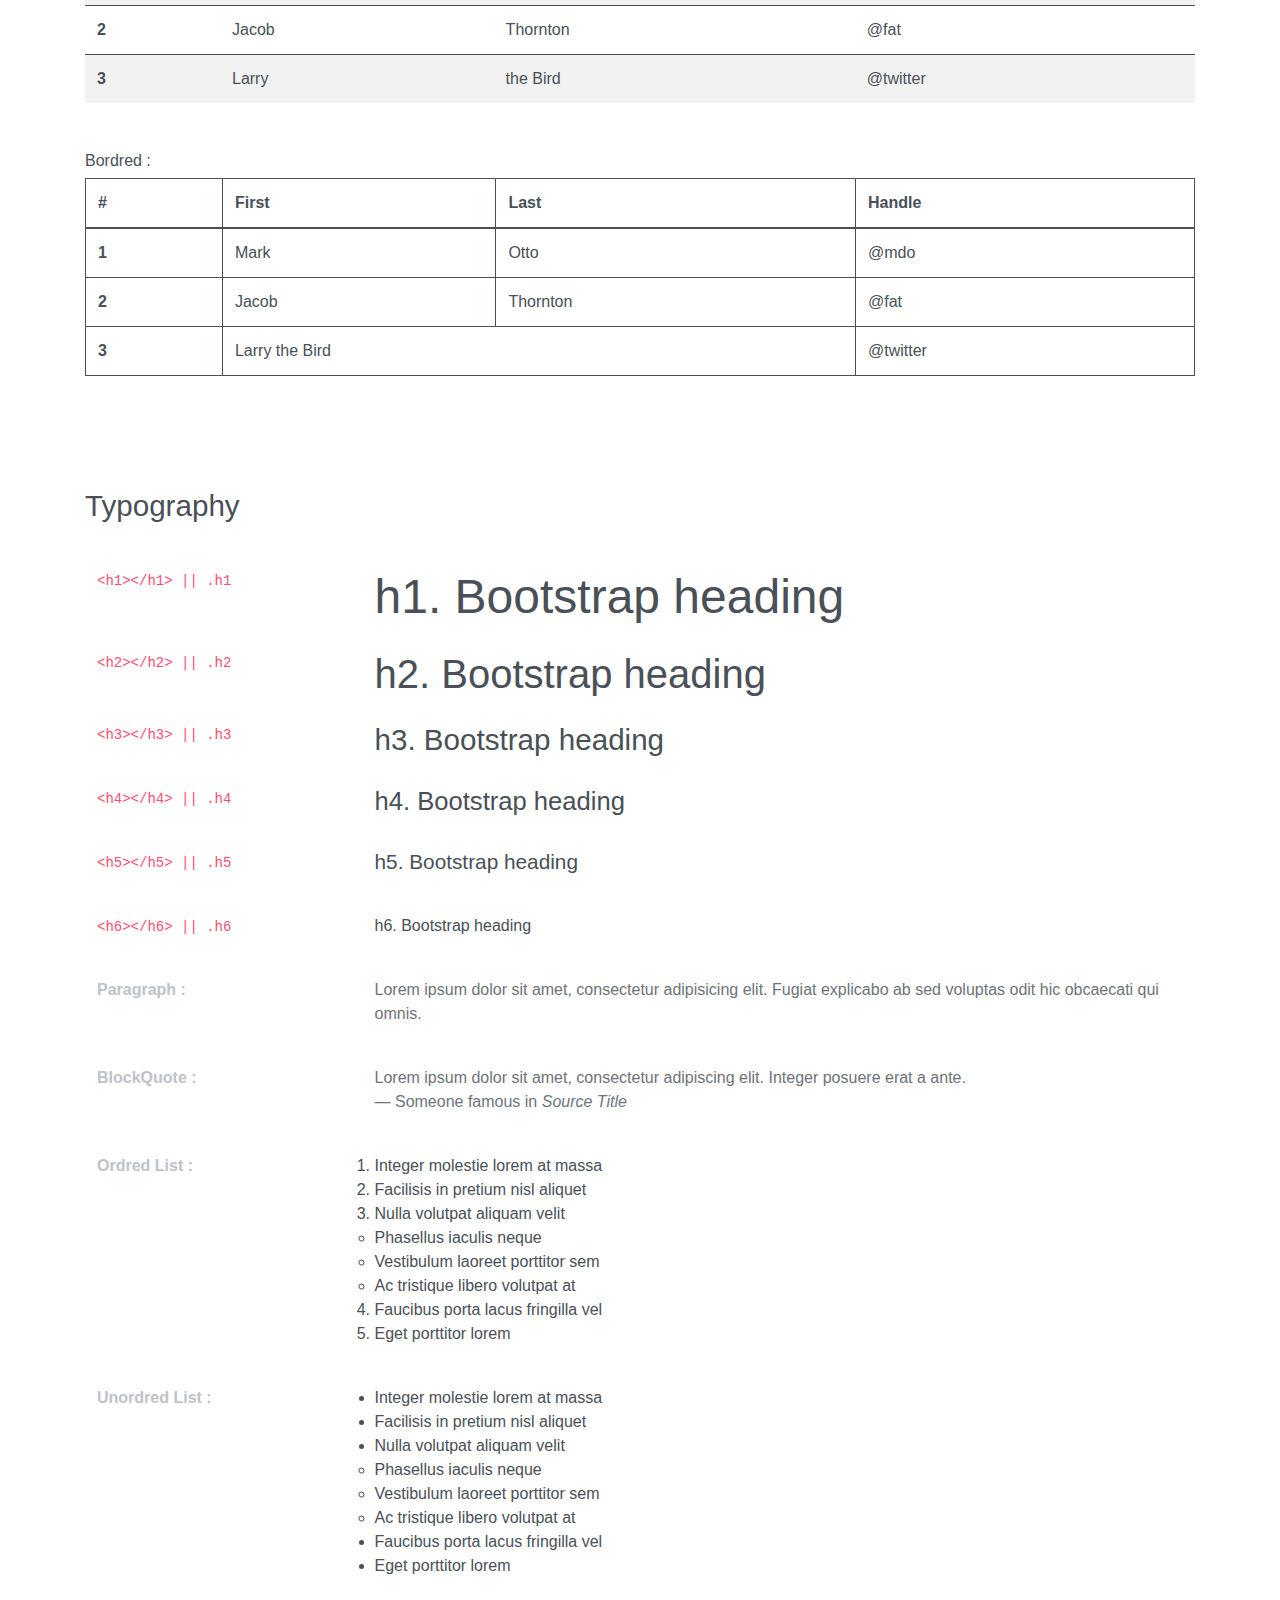
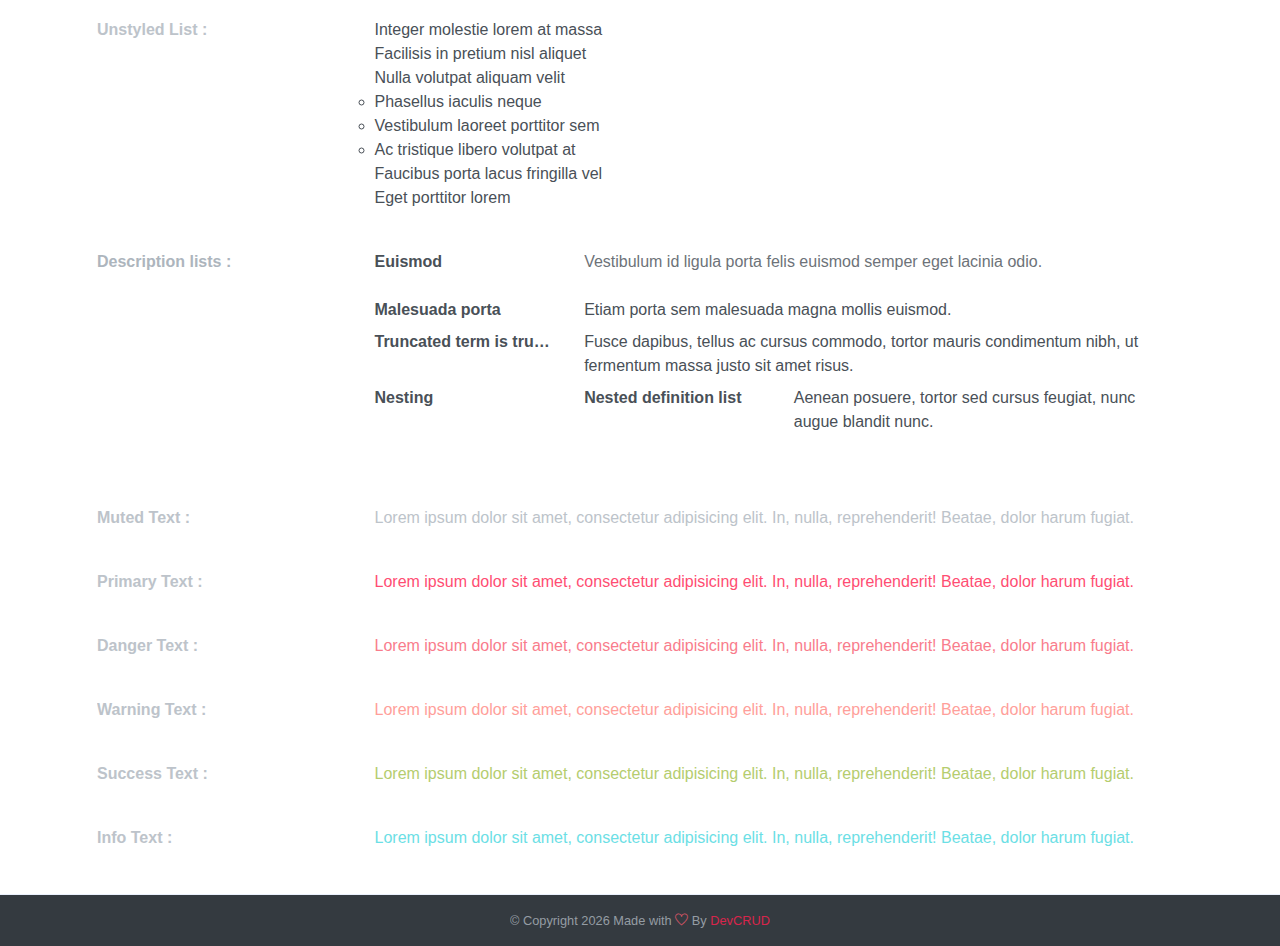
<file: question1/components.html>
<!DOCTYPE html>
<html lang="en">
<head>
   <meta charset="utf-8">
    <meta name="viewport" content="width=device-width, initial-scale=1, shrink-to-fit=no">
    <meta name="description" content="Start your development with Creative Studio landing page.">
    <meta name="author" content="Devcrud">
    <title>Creative Studio | Components</title>

    <!-- font icons -->
    <link rel="stylesheet" href="assets/vendors/themify-icons/css/themify-icons.css">

    <!-- Bootstrap + Creative Studio main styles -->
   <link rel="stylesheet" href="assets/css/creative-studio.css">
</head>

<body class="dark-theme">

   <!-- Page Header -->
   <header class="header header-mini"> 
      <div class="header-title">Components</div> 
      <nav aria-label="breadcrumb">
         <ol class="breadcrumb">
            <li class="breadcrumb-item"><a href="index.html">Home</a></li>
            <li class="breadcrumb-item active" aria-current="page">Components</li>
         </ol>
      </nav>
   </header> <!-- End Of Page Header -->

   <!-- main content -->
   <div class="container">

      <!-- Buttons -->
      <h3 class="mt-5">Buttons</h3>
      <hr>
      <h6 class="section-secondary-title">Styles :</h6>
      <button class="btn btn-primary">Default</button>
      <button class="btn btn-outline-primary">outline</button>
      <button class="btn btn-primary rounded">Rounded</button>
      <button class="btn btn-primary rounded"><i class="ti-thumb-up pr-1"></i> With Icon</button>
      <button class="btn btn-primary circle"><i class="ti-heart"></i></button>

      <h6 class="section-secondary-title mt-5">Sizes :</h6>
      <button class="btn btn-primary btn-lg">Large</button>
      <button class="btn btn-primary ">Regular</button>
      <button class="btn btn-primary btn-sm">Small</button>
      <button class="btn btn-primary w-sm ml-3">w-sm</button>
      <button class="btn btn-primary w-md">w-md</button>
      <button class="btn btn-primary w-lg">w-lg</button>

      <h6 class="section-secondary-title mt-5">Colors :</h6>          
      <button type="button" class="btn btn-primary">Primary</button>
      <button type="button" class="btn btn-secondary">Secondary</button>
      <button type="button" class="btn btn-success">Success</button>
      <button type="button" class="btn btn-danger">Danger</button>
      <button type="button" class="btn btn-warning">Warning</button>
      <button type="button" class="btn btn-info">Info</button>
      <button type="button" class="btn btn-light">Light</button>
      <button type="button" class="btn btn-dark">Dark</button>

      <h6 class="section-secondary-title mt-5">Buttons Tags :</h6>
      <button class="btn btn-primary" type="submit">Button</button>
      <input class="btn btn-primary" type="button" value="Input">
      <input class="btn btn-primary" type="submit" value="Submit">
      <input class="btn btn-primary" type="reset" value="Reset">
      
      <!-- devider -->
      <div class="py-5"></div>

      <!-- Inputs -->
      <h3>Inputs</h3>
      <hr>
      <div class="row mt-5">
         <div class="col-md-6">
            <h6 class="section-secondary-title">Form controls :</h6>        
            <div class="form-group">
               <input type="email" class="form-control" id="exampleFormControlInput1" placeholder="Email address">
            </div>
            <div class="form-group">
               <input type="date" class="form-control" id="exampleFormControlInput1" placeholder="Date">
            </div>
            <div class="form-group">
               <input class="form-control" type="text" placeholder="Readonly input here…" readonly>
            </div>
            <div class="form-group">
               <input class="form-control" id="disabledInput" type="text" placeholder="Disabled input here..." disabled>
            </div>
            <div class="form-group">
               <select class="form-control" id="exampleFormControlSelect1">
                  <option>Example select</option>
                  <option>1</option>
                  <option>2</option>
                  <option>3</option>
                  <option>4</option>
                  <option>5</option>
               </select>
            </div>
            <div class="form-group">
               <select multiple class="form-control" id="exampleFormControlSelect2">
                  <option>Example multiple select</option>
                  <option>1</option>
                  <option>2</option>
                  <option>3</option>
                  <option>4</option>
                  <option>5</option>
               </select>
            </div>
            <div class="form-group">
               <textarea class="form-control" id="exampleFormControlTextarea1" rows="3" placeholder="Example textarea"></textarea>
            </div>
         </div>
         <div class="col-md-6">
            <h6 class="section-secondary-title">Sizes :</h6>    
            <div class="form-group">
               <input class="form-control form-control-lg" type="text" placeholder=".form-control-lg">             
            </div>
            <div class="form-group">
               <input class="form-control" type="text" placeholder="Default input">
            </div>
            <div class="form-group">
               <input class="form-control form-control-sm" type="text" placeholder=".form-control-sm"> 
            </div>
         </div>
      </div> <!-- end of inputs -->   

      <!-- devider -->
      <div class="py-5"></div>             

      <!-- Dropdowns -->
      <h3 class="components-section-title font-weight-normal">Dropdowns</h3>
      <hr>
      <div class="dropdown d-inline-block">
         <button class="btn btn-outline-secondary dropdown-toggle" type="button" id="dropdownMenuButton" data-toggle="dropdown" aria-haspopup="true" aria-expanded="false">
         Dropdown button
         </button>
         <div class="dropdown-menu" aria-labelledby="dropdownMenuButton">
         <a class="dropdown-item" href="#">Action</a>
         <a class="dropdown-item" href="#">Another action</a>
         <a class="dropdown-item" href="#">Something else here</a>
         </div>
      </div>
      <div class="dropdown d-inline-block">
         <a class="btn btn-outline-secondary dropdown-toggle" href="#" role="button" id="dropdownMenuLink" data-toggle="dropdown" aria-haspopup="true" aria-expanded="false">
            Dropdown link
         </a>
         <div class="dropdown-menu" aria-labelledby="dropdownMenuLink">
            <a class="dropdown-item" href="#">Action</a>
            <a class="dropdown-item" href="#">Another action</a>
            <a class="dropdown-item" href="#">Something else here</a>
         </div>
      </div>
      <div class="btn-group">
         <button type="button" class="btn btn-outline-secondary">Split</button>
         <button type="button" class="btn btn-outline-secondary dropdown-toggle dropdown-toggle-split" data-toggle="dropdown" aria-haspopup="true" aria-expanded="false">
         <span class="sr-only">Toggle Dropdown</span>
         </button>
         <div class="dropdown-menu">
            <a class="dropdown-item" href="#">Action</a>
            <a class="dropdown-item" href="#">Another action</a>
            <a class="dropdown-item" href="#">Something else here</a>
            <div class="dropdown-divider"></div>
            <a class="dropdown-item" href="#">Separated link</a>
         </div>
      </div>
      <div class="btn-group">
         <button class="btn btn-outline-secondary dropdown-toggle" type="button" id="dropdownMenuButton" data-toggle="dropdown" aria-haspopup="true" aria-expanded="false">
            Form Dropdown
         </button>
         <div class="dropdown-menu form">
            <form class="px-4 py-3">
               <div class="form-group">
                  <input type="email" class="form-control" id="exampleDropdownFormEmail1" placeholder="email@example.com">
               </div>
               <div class="form-group">
                  <input type="password" class="form-control" id="exampleDropdownFormPassword1" placeholder="Password">
               </div>
               <div class="form-check mb-3">
                  <input type="checkbox" class="form-check-input" id="dropdownCheck">
                  <label class="form-check-label" for="dropdownCheck">
                     Remember me
                  </label>
               </div>
               <button type="submit" class="btn btn-primary btn-block">Sign in</button>
            </form>
            <div class="dropdown-divider"></div>
            <a class="dropdown-item" href="#"><small>New around here? Sign up</small></a>
            <a class="dropdown-item" href="#"><small>Forgot password?</small></a>
         </div>
      </div>       
      <h6 class="section-secondary-title mt-5">Directions :</h6>  
      <div class="btn-group dropup">
         <button type="button" class="btn btn-outline-secondary dropdown-toggle" data-toggle="dropdown" aria-haspopup="true" aria-expanded="false">
            Dropup
         </button>
         <div class="dropdown-menu">
            <a class="dropdown-item" href="#">Action</a>
            <a class="dropdown-item" href="#">Another action</a>
            <a class="dropdown-item" href="#">Something else here</a>
            <div class="dropdown-divider"></div>
            <a class="dropdown-item" href="#">Separated link</a>
         </div>
      </div>
      <div class="btn-group dropright">
         <button type="button" class="btn btn-outline-secondary dropdown-toggle" data-toggle="dropdown" aria-haspopup="true" aria-expanded="false">
            Dropup
         </button>
         <div class="dropdown-menu">
            <a class="dropdown-item" href="#">Action</a>
            <a class="dropdown-item" href="#">Another action</a>
            <a class="dropdown-item" href="#">Something else here</a>
            <div class="dropdown-divider"></div>
            <a class="dropdown-item" href="#">Separated link</a>
         </div>
      </div>
      <div class="btn-group">
         <button type="button" class="btn btn-outline-secondary dropdown-toggle" data-toggle="dropdown" aria-haspopup="true" aria-expanded="false">
            Dropdown
         </button>
         <div class="dropdown-menu">
            <a class="dropdown-item" href="#">Action</a>
            <a class="dropdown-item" href="#">Another action</a>
            <a class="dropdown-item" href="#">Something else here</a>
            <div class="dropdown-divider"></div>
            <a class="dropdown-item" href="#">Separated link</a>
         </div>
      </div>
      <div class="btn-group dropleft">
         <button type="button" class="btn btn-outline-secondary dropdown-toggle" data-toggle="dropdown" aria-haspopup="true" aria-expanded="false">
            Dropdown
         </button>
         <div class="dropdown-menu">
            <a class="dropdown-item" href="#">Action</a>
            <a class="dropdown-item" href="#">Another action</a>
            <a class="dropdown-item" href="#">Something else here</a>
            <div class="dropdown-divider"></div>
            <a class="dropdown-item" href="#">Separated link</a>
         </div>
      </div> <!-- end of Dropdowns -->  

      <!-- devider -->
      <div class="py-5"></div>   

      <!-- navbars -->
      <h3 class="components-section-title font-weight-normal mt-5">Navigations</h3>
      <hr>
      <nav class="navbar navbar-expand-sm navbar-dark bg-primary rounded shadow mb-3">
         <div class="container">
            <a class="navbar-brand" href="#">Primary Color</a>
            <button class="navbar-toggler ml-auto" type="button" data-toggle="collapse" data-target="#navbarSupportedContent" aria-controls="navbarSupportedContent" aria-expanded="false" aria-label="Toggle navigation">
            <span class="navbar-toggler-icon"></span>
            </button>
            <div class="collapse navbar-collapse" id="navbarSupportedContent">
               <ul class="navbar-nav ml-auto"> 
                  <li class="nav-item">
                     <a class="nav-link" href="#about">About Us</a>
                  </li>
                  <li class="nav-item">
                     <a class="nav-link" href="#service">Our Service</a>
                  </li>
                  <li class="nav-item">
                     <a class="nav-link" href="#team">Our Team</a>
                  </li>
                  <li class="nav-item">
                     <a href="#book-table" class="ml-4 mt-1 btn btn-light btn-sm">navbar button</a>
                  </li>
               </ul>                       
            </div>
         </div>
      </nav>
      <nav class="navbar navbar-expand-sm navbar-dark bg-secondary rounded shadow mb-3">
         <div class="container">
            <a class="navbar-brand" href="#">Secondary Color</a>
            <button class="navbar-toggler ml-auto" type="button" data-toggle="collapse" data-target="#navbarSupportedContent" aria-controls="navbarSupportedContent" aria-expanded="false" aria-label="Toggle navigation">
            <span class="navbar-toggler-icon"></span>
            </button>
            <div class="collapse navbar-collapse" id="navbarSupportedContent">
               <ul class="navbar-nav ml-auto"> 
                  <li class="nav-item">
                     <a class="nav-link" href="#about">About Us</a>
                  </li>
                  <li class="nav-item">
                     <a class="nav-link" href="#service">Our Service</a>
                  </li>
                  <li class="nav-item">
                     <a class="nav-link" href="#team">Our Team</a>
                  </li>
                  <li class="nav-item">
                     <a href="#book-table" class="ml-4 mt-1 btn btn-light btn-sm">navbar button</a>
                  </li>
               </ul>                       
            </div>
         </div>
      </nav>
      <nav class="navbar navbar-expand-sm navbar-dark bg-success rounded shadow mb-3">
         <div class="container">
            <a class="navbar-brand" href="#">Success Color</a>
            <button class="navbar-toggler ml-auto" type="button" data-toggle="collapse" data-target="#navbarSupportedContent" aria-controls="navbarSupportedContent" aria-expanded="false" aria-label="Toggle navigation">
            <span class="navbar-toggler-icon"></span>
            </button>
            <div class="collapse navbar-collapse" id="navbarSupportedContent">
               <ul class="navbar-nav ml-auto"> 
                  <li class="nav-item">
                     <a class="nav-link" href="#about">About Us</a>
                  </li>
                  <li class="nav-item">
                     <a class="nav-link" href="#service">Our Service</a>
                  </li>
                  <li class="nav-item">
                     <a class="nav-link" href="#team">Our Team</a>
                  </li>
                  <li class="nav-item">
                     <a href="#book-table" class="ml-4 mt-1 btn btn-light btn-sm">navbar button</a>
                  </li>
               </ul>                       
            </div>
         </div>
      </nav>
      <nav class="navbar navbar-expand-sm navbar-dark bg-info rounded shadow mb-3">
         <div class="container">
            <a class="navbar-brand" href="#">Info Color</a>
            <button class="navbar-toggler ml-auto" type="button" data-toggle="collapse" data-target="#navbarSupportedContent" aria-controls="navbarSupportedContent" aria-expanded="false" aria-label="Toggle navigation">
            <span class="navbar-toggler-icon"></span>
            </button>
            <div class="collapse navbar-collapse" id="navbarSupportedContent">
               <ul class="navbar-nav ml-auto"> 
                  <li class="nav-item">
                     <a class="nav-link" href="#about">About Us</a>
                  </li>
                  <li class="nav-item">
                     <a class="nav-link" href="#service">Our Service</a>
                  </li>
                  <li class="nav-item">
                     <a class="nav-link" href="#team">Our Team</a>
                  </li>
                  <li class="nav-item">
                     <a href="#book-table" class="ml-4 mt-1 btn btn-light btn-sm">navbar button</a>
                  </li>
               </ul>                       
            </div>
         </div>
      </nav>
      <nav class="navbar navbar-expand-sm navbar-dark bg-warning rounded shadow mb-3">
         <div class="container">
            <a class="navbar-brand" href="#">Warning Color</a>
            <button class="navbar-toggler ml-auto" type="button" data-toggle="collapse" data-target="#navbarSupportedContent" aria-controls="navbarSupportedContent" aria-expanded="false" aria-label="Toggle navigation">
            <span class="navbar-toggler-icon"></span>
            </button>
            <div class="collapse navbar-collapse" id="navbarSupportedContent">
               <ul class="navbar-nav ml-auto"> 
                  <li class="nav-item">
                     <a class="nav-link" href="#about">About Us</a>
                  </li>
                  <li class="nav-item">
                     <a class="nav-link" href="#service">Our Service</a>
                  </li>
                  <li class="nav-item">
                     <a class="nav-link" href="#team">Our Team</a>
                  </li>
                  <li class="nav-item">
                     <a href="#book-table" class="ml-4 mt-1 btn btn-light btn-sm">navbar button</a>
                  </li>
               </ul>                       
            </div>
         </div>
      </nav>
      <nav class="navbar navbar-expand-sm navbar-dark bg-danger rounded shadow mb-3">
         <div class="container">
            <a class="navbar-brand" href="#">Danger Color</a>
            <button class="navbar-toggler ml-auto" type="button" data-toggle="collapse" data-target="#navbarSupportedContent" aria-controls="navbarSupportedContent" aria-expanded="false" aria-label="Toggle navigation">
            <span class="navbar-toggler-icon"></span>
            </button>
            <div class="collapse navbar-collapse" id="navbarSupportedContent">
               <ul class="navbar-nav ml-auto"> 
                  <li class="nav-item">
                     <a class="nav-link" href="#about">About Us</a>
                  </li>
                  <li class="nav-item">
                     <a class="nav-link" href="#service">Our Service</a>
                  </li>
                  <li class="nav-item">
                     <a class="nav-link" href="#team">Our Team</a>
                  </li>
                  <li class="nav-item">
                     <a href="#book-table" class="ml-4 mt-1 btn btn-light btn-sm">navbar button</a>
                  </li>
               </ul>                       
            </div>
         </div>
      </nav>
      <nav class="navbar navbar-expand-sm navbar-dark bg-dark rounded shadow mb-3">
         <div class="container">
            <a class="navbar-brand" href="#">Dark Color</a>
            <button class="navbar-toggler ml-auto" type="button" data-toggle="collapse" data-target="#navbarSupportedContent" aria-controls="navbarSupportedContent" aria-expanded="false" aria-label="Toggle navigation">
            <span class="navbar-toggler-icon"></span>
            </button>
            <div class="collapse navbar-collapse" id="navbarSupportedContent">
               <ul class="navbar-nav ml-auto"> 
                  <li class="nav-item">
                     <a class="nav-link" href="#about">About Us</a>
                  </li>
                  <li class="nav-item">
                     <a class="nav-link" href="#service">Our Service</a>
                  </li>
                  <li class="nav-item">
                     <a class="nav-link" href="#team">Our Team</a>
                  </li>
                  <li class="nav-item">
                     <a href="#book-table" class="ml-4 mt-1 btn btn-primary btn-sm">navbar button</a>
                  </li>
               </ul>                       
            </div>
         </div>
      </nav>
      <nav class="navbar navbar-expand-sm navbar-light bg-light rounded shadow mb-3">
         <div class="container">
            <a class="navbar-brand" href="#">Dark Color</a>
            <button class="navbar-toggler ml-auto" type="button" data-toggle="collapse" data-target="#navbarSupportedContent" aria-controls="navbarSupportedContent" aria-expanded="false" aria-label="Toggle navigation">
            <span class="navbar-toggler-icon"></span>
            </button>
            <div class="collapse navbar-collapse" id="navbarSupportedContent">
               <ul class="navbar-nav ml-auto"> 
                  <li class="nav-item">
                     <a class="nav-link" href="#about">About Us</a>
                  </li>
                  <li class="nav-item">
                     <a class="nav-link" href="#service">Our Service</a>
                  </li>
                  <li class="nav-item">
                     <a class="nav-link" href="#team">Our Team</a>
                  </li>
                  <li class="nav-item">
                     <a href="#book-table" class="ml-4 mt-1 btn btn-dark btn-sm">navbar button</a>
                  </li>
               </ul>                       
            </div>
         </div>
      </nav>
      <!-- End of navbars -->

      <!-- devider -->
      <div class="py-5"></div>   
      
      <!-- progress bars -->
      <div class="row justify-content-between">
         <div class="col-md-5">
            <h3 class="components-section-title font-weight-normal mt-5">Progress Bars :</h3>
            <hr>
            <small>Default: </small>
            <div class="progress mt-2 mb-3">
               <div class="progress-bar" role="progressbar" style="width: 90%" aria-valuenow="25" aria-valuemin="0" aria-valuemax="100"><span>90%</span></div>
            </div>
            <small>Success:</small>
            <div class="progress mt-2 mb-3">
               <div class="progress-bar bg-success" role="progressbar" style="width: 90%" aria-valuenow="25" aria-valuemin="0" aria-valuemax="100"><span>90%</span></div>
            </div>
            <small>Danger:</small>
            <div class="progress mt-2 mb-3">
               <div class="progress-bar bg-danger" role="progressbar" style="width: 90%" aria-valuenow="25" aria-valuemin="0" aria-valuemax="100"><span>90%</span></div>
            </div>
            <small>Warning:</small>
            <div class="progress mt-2 mb-3">
               <div class="progress-bar bg-warning" role="progressbar" style="width: 90%" aria-valuenow="25" aria-valuemin="0" aria-valuemax="100"><span>90%</span></div>
            </div>
            <small>Info:</small>
            <div class="progress mt-2 mb-3">
               <div class="progress-bar bg-info" role="progressbar" style="width: 90%" aria-valuenow="25" aria-valuemin="0" aria-valuemax="100"><span>90%</span></div>
            </div>
            <small>Dark:</small>
            <div class="progress mt-2 mb-3">
               <div class="progress-bar bg-dark" role="progressbar" style="width: 90%" aria-valuenow="25" aria-valuemin="0" aria-valuemax="100"><span>90%</span></div>
            </div>
         </div>
         <div class="col-md-6">
            <h3 class="components-section-title font-weight-normal mt-5">Paginations :</h3>
            <hr>
            <nav aria-label="Page navigation example">
               <ul class="pagination pagination-sm">
                  <li class="page-item"><a class="page-link" href="#"><i class="ti-angle-double-left"></i></a></li>
                  <li class="page-item"><a class="page-link" href="#">1</a></li>
                  <li class="page-item"><a class="page-link" href="#">2</a></li>
                  <li class="page-item active"><a class="page-link" href="#">3</a></li>
                  <li class="page-item"><a class="page-link" href="#">4</a></li>
                  <li class="page-item"><a class="page-link" href="#">5</a></li>
                  <li class="page-item"><a class="page-link" href="#"><i class="ti-angle-double-right"></i></a></li>
               </ul>
            </nav>
            <nav aria-label="Page navigation example">
               <ul class="pagination">
               <li class="page-item"><a class="page-link" href="#"><i class="ti-angle-double-left"></i></a></li>
                  <li class="page-item"><a class="page-link" href="#">1</a></li>
                  <li class="page-item"><a class="page-link" href="#">2</a></li>
                  <li class="page-item active"><a class="page-link" href="#">3</a></li>
                  <li class="page-item"><a class="page-link" href="#">4</a></li>
                  <li class="page-item"><a class="page-link" href="#">5</a></li>
                  <li class="page-item"><a class="page-link" href="#"><i class="ti-angle-double-right"></i></a></li>
               </ul>
            </nav>
            <nav aria-label="Page navigation example">
               <ul class="pagination pagination-lg">
                  <li class="page-item"><a class="page-link" href="#"><i class="ti-angle-double-left"></i></a></li>
                  <li class="page-item"><a class="page-link" href="#">1</a></li>
                  <li class="page-item"><a class="page-link" href="#">2</a></li>
                  <li class="page-item active"><a class="page-link" href="#">3</a></li>
                  <li class="page-item"><a class="page-link" href="#">4</a></li>
                  <li class="page-item"><a class="page-link" href="#">5</a></li>
                  <li class="page-item"><a class="page-link" href="#"><i class="ti-angle-double-right"></i></a></li>
               </ul>
            </nav>

            <!-- Badges -->
            <h3 class="components-section-title font-weight-normal mt-5">Badges :</h3>
            <hr>
            <span class="badge badge-primary">Primary</span>
            <span class="badge badge-secondary">Secondary</span>
            <span class="badge badge-success">Success</span>
            <span class="badge badge-danger">Danger</span>
            <span class="badge badge-warning">Warning</span>
            <span class="badge badge-info">Info</span>
            <span class="badge badge-light">Light</span>
            <span class="badge badge-dark">Dark</span>
            <h6 class="section-secondary-title mt-4 mb-2">Badge Pills :</h6>
            <span class="badge badge-pill badge-primary">Primary</span>
            <span class="badge badge-pill badge-secondary">Secondary</span>
            <span class="badge badge-pill badge-success">Success</span>
            <span class="badge badge-pill badge-danger">Danger</span>
            <span class="badge badge-pill badge-warning">Warning</span>
            <span class="badge badge-pill badge-info">Info</span>
            <span class="badge badge-pill badge-light">Light</span>
            <span class="badge badge-pill badge-dark">Dark</span>
         </div>
      </div> <!-- End of Progress bars -->

      <!-- devider -->
      <div class="py-5"></div>  

      <!-- Alerts -->
      <h3 class="components-section-title font-weight-normal mt-5">Alerts :</h3>
      <hr>
      <div class="alert alert-primary alert-dismissible fade show" role="alert">
         A simple primary alert—check it out!
         <button type="button" class="close" data-dismiss="alert" aria-label="Close">
            <span aria-hidden="true">&times;</span>
         </button>
      </div>
      <div class="alert alert-secondary alert-dismissible fade show" role="alert">
         A simple secondary alert—check it out!
         <button type="button" class="close" data-dismiss="alert" aria-label="Close">
            <span aria-hidden="true">&times;</span>
         </button>
      </div>
      <div class="alert alert-success alert-dismissible fade show" role="alert">
         A simple success alert—check it out!
         <button type="button" class="close" data-dismiss="alert" aria-label="Close">
            <span aria-hidden="true">&times;</span>
         </button>
      </div>
      <div class="alert alert-danger alert-dismissible fade show" role="alert">
         A simple danger alert—check it out!
         <button type="button" class="close" data-dismiss="alert" aria-label="Close">
            <span aria-hidden="true">&times;</span>
         </button>
      </div>
      <div class="alert alert-warning alert-dismissible fade show" role="alert">
         A simple warning alert—check it out!
         <button type="button" class="close" data-dismiss="alert" aria-label="Close">
            <span aria-hidden="true">&times;</span>
         </button>
      </div>
      <div class="alert alert-info alert-dismissible fade show" role="alert">
         A simple info alert—check it out!
         <button type="button" class="close" data-dismiss="alert" aria-label="Close">
            <span aria-hidden="true">&times;</span>
         </button>
      </div>
      <div class="alert alert-dark alert-dismissible fade show" role="alert">
         A simple dark alert—check it out!
         <button type="button" class="close" data-dismiss="alert" aria-label="Close">
            <span aria-hidden="true">&times;</span>
         </button>
      </div>
      <!-- end of alerts -->

      <!-- devider -->
      <div class="py-5"></div> 
   
      <!-- tables -->
      <h3 class="components-section-title">Tables</h3>
      <hr>
      <table class="table">
         <thead>
            <tr>
               <th scope="col">#</th>
               <th scope="col">First</th>
               <th scope="col">Last</th>
               <th scope="col">Handle</th>
            </tr>
         </thead>
         <tbody>
            <tr>
               <th scope="row">1</th>
               <td>Mark</td>
               <td>Otto</td>
               <td>@mdo</td>
            </tr>
            <tr>
               <th scope="row">2</th>
               <td>Jacob</td>
               <td>Thornton</td>
               <td>@fat</td>
            </tr>
            <tr>
               <th scope="row">3</th>
               <td>Larry</td>
               <td>the Bird</td>
               <td>@twitter</td>
            </tr>
         </tbody>
      </table>

      <h6 class="section-secondary-title mt-5">Striped rows :</h6>
      <table class="table table-striped">
         <thead>
            <tr>
               <th scope="col">#</th>
               <th scope="col">First</th>
               <th scope="col">Last</th>
               <th scope="col">Handle</th>
            </tr>
         </thead>
         <tbody>
            <tr>
               <th scope="row">1</th>
               <td>Mark</td>
               <td>Otto</td>
               <td>@mdo</td>
            </tr>
            <tr>
               <th scope="row">2</th>
               <td>Jacob</td>
               <td>Thornton</td>
               <td>@fat</td>
            </tr>
            <tr>
               <th scope="row">3</th>
               <td>Larry</td>
               <td>the Bird</td>
               <td>@twitter</td>
            </tr>
         </tbody>
      </table>

      <h6 class="section-secondary-title mt-5">Bordred :</h6>
      <table class="table table-bordered">
         <thead>
            <tr>
               <th scope="col">#</th>
               <th scope="col">First</th>
               <th scope="col">Last</th>
               <th scope="col">Handle</th>
            </tr>
         </thead>
         <tbody>
            <tr>
               <th scope="row">1</th>
               <td>Mark</td>
               <td>Otto</td>
               <td>@mdo</td>
            </tr>
            <tr>
               <th scope="row">2</th>
               <td>Jacob</td>
               <td>Thornton</td>
               <td>@fat</td>
            </tr>
            <tr>
               <th scope="row">3</th>
               <td colspan="2">Larry the Bird</td>
               <td>@twitter</td>
            </tr>
         </tbody>
      </table>
      <!-- end of tables -->

      <!-- devider -->
      <div class="py-5"></div> 

      <!-- typography -->
      <h3 class="components-section-title">Typography</h3>
      <hr>
      
      <table class="table table-borderless v-align-center">
         <tbody>
            <tr>
               <td>
                  <p><code class="highlighter-rouge">&lt;h1&gt;&lt;/h1&gt; || .h1</code></p>
               </td>
               <td class="w-75"><span class="h1">h1. Bootstrap heading</span></td>
            </tr>
            <tr>
               <td>
                  <p><code class="highlighter-rouge">&lt;h2&gt;&lt;/h2&gt; || .h2</code></p>
               </td>
               <td><span class="h2">h2. Bootstrap heading</span></td>
            </tr>
            <tr>
               <td>
                  <p><code class="highlighter-rouge">&lt;h3&gt;&lt;/h3&gt; || .h3</code></p>
               </td>
               <td><span class="h3">h3. Bootstrap heading</span></td>
            </tr>
            <tr>
               <td>
                  <p><code class="highlighter-rouge">&lt;h4&gt;&lt;/h4&gt; || .h4</code></p>
               </td>
               <td><span class="h4">h4. Bootstrap heading</span></td>
            </tr>
            <tr>
               <td>
                  <p><code class="highlighter-rouge">&lt;h5&gt;&lt;/h5&gt; || .h5</code></p>
               </td>
               <td><span class="h5">h5. Bootstrap heading</span></td>
            </tr>
            <tr>
               <td>
                  <p><code class="highlighter-rouge">&lt;h6&gt;&lt;/h6&gt; || .h6</code></p>
               </td>
               <td><span class="h6">h6. Bootstrap heading</span></td>
            </tr>
            <tr>
               <td>
                  <p class="font-weight-bold text-muted">Paragraph :</p>
               </td>
               <td><p>Lorem ipsum dolor sit amet, consectetur adipisicing elit. Fugiat explicabo ab sed voluptas odit hic obcaecati qui omnis.</p></td>
            </tr>
            <tr>
               <td>
                  <p class="font-weight-bold text-muted">BlockQuote :</p>
               </td>
               <td>
                  <blockquote class="blockquote">
                     <p class="mb-0">Lorem ipsum dolor sit amet, consectetur adipiscing elit. Integer posuere erat a ante.</p>
                     <footer class="blockquote-footer">Someone famous in <cite title="Source Title">Source Title</cite></footer>
                  </blockquote>
               </td>
            </tr>

           
            <tr>
               <td><p class="font-weight-bold text-muted">Ordred List :</p></td>
               <td>
                  <ol>
                     <li>Integer molestie lorem at massa</li>
                     <li>Facilisis in pretium nisl aliquet</li>
                     <li>Nulla volutpat aliquam velit
                        <ul>
                           <li>Phasellus iaculis neque</li>
                           <li>Vestibulum laoreet porttitor sem</li>
                           <li>Ac tristique libero volutpat at</li>
                        </ul>
                     </li>
                     <li>Faucibus porta lacus fringilla vel</li>
                     <li>Eget porttitor lorem</li>
                  </ol>
               </td>
            </tr>
            <tr>
               <td><p class="font-weight-bold text-muted">Unordred List :</p></td>
               <td>
                  <ul >
                     <li>Integer molestie lorem at massa</li>
                     <li>Facilisis in pretium nisl aliquet</li>
                     <li>Nulla volutpat aliquam velit
                        <ul>
                           <li>Phasellus iaculis neque</li>
                           <li>Vestibulum laoreet porttitor sem</li>
                           <li>Ac tristique libero volutpat at</li>
                        </ul>
                     </li>
                     <li>Faucibus porta lacus fringilla vel</li>
                     <li>Eget porttitor lorem</li>
                  </ul>
               </td>
            </tr>
            <tr>
               <td><p class="font-weight-bold text-muted">Unstyled List :</p></td>
               <td>
                  <ul class="list-unstyled">
                     <li>Integer molestie lorem at massa</li>
                     <li>Facilisis in pretium nisl aliquet</li>
                     <li>Nulla volutpat aliquam velit
                        <ul>
                           <li>Phasellus iaculis neque</li>
                           <li>Vestibulum laoreet porttitor sem</li>
                           <li>Ac tristique libero volutpat at</li>
                        </ul>
                     </li>
                     <li>Faucibus porta lacus fringilla vel</li>
                     <li>Eget porttitor lorem</li>
                  </ul>
               </td>
            </tr>
            <tr>
               <td class="font-weight-bold text-muted">Description lists : </td>
               <td>
                  <dl class="row">
                     <dt class="col-sm-3">Euismod</dt>
                     <dd class="col-sm-9">
                        <p>Vestibulum id ligula porta felis euismod semper eget lacinia odio.</p>
                     </dd>

                     <dt class="col-sm-3">Malesuada porta</dt>
                     <dd class="col-sm-9">Etiam porta sem malesuada magna mollis euismod.</dd>

                     <dt class="col-sm-3 text-truncate">Truncated term is truncated</dt>
                     <dd class="col-sm-9">Fusce dapibus, tellus ac cursus commodo, tortor mauris condimentum nibh, ut fermentum massa justo sit amet risus.</dd>

                     <dt class="col-sm-3">Nesting</dt>
                     <dd class="col-sm-9">
                        <dl class="row">
                           <dt class="col-sm-4">Nested definition list</dt>
                           <dd class="col-sm-8">Aenean posuere, tortor sed cursus feugiat, nunc augue blandit nunc.</dd>
                        </dl>
                     </dd>
                  </dl>
               </td>
            </tr>
            <tr>
               <td>
                  <p class="font-weight-bold text-muted">Muted Text :</p>
               </td>
               <td>
                  <p class="text-muted">Lorem ipsum dolor sit amet, consectetur adipisicing elit. In, nulla, reprehenderit! Beatae, dolor harum fugiat.</p>
               </td>
            </tr>
            <tr>
               <td>
                  <p class="font-weight-bold text-muted">Primary Text :</p>
               </td>
               <td>
                  <p class="text-primary">Lorem ipsum dolor sit amet, consectetur adipisicing elit. In, nulla, reprehenderit! Beatae, dolor harum fugiat.</p>
               </td>
            </tr>
            <tr>
               <td>
                  <p class="font-weight-bold text-muted">Danger Text :</p>
               </td>
               <td>
                  <p class="text-danger">Lorem ipsum dolor sit amet, consectetur adipisicing elit. In, nulla, reprehenderit! Beatae, dolor harum fugiat.</p>
               </td>
            </tr>
            <tr>
               <td>
                  <p class="font-weight-bold text-muted">Warning Text :</p>
               </td>
               <td>
                  <p class="text-warning">Lorem ipsum dolor sit amet, consectetur adipisicing elit. In, nulla, reprehenderit! Beatae, dolor harum fugiat.</p>
               </td>
            </tr>
            <tr>
               <td>
                  <p class="font-weight-bold text-muted">Success Text :</p>
               </td>
               <td>
                  <p class="text-success">Lorem ipsum dolor sit amet, consectetur adipisicing elit. In, nulla, reprehenderit! Beatae, dolor harum fugiat.</p>
               </td>
            </tr>
            <tr>
               <td>
                  <p class="font-weight-bold text-muted">Info Text :</p>
               </td>
               <td>
                  <p class="text-info">Lorem ipsum dolor sit amet, consectetur adipisicing elit. In, nulla, reprehenderit! Beatae, dolor harum fugiat.</p>
               </td>
            </tr>
         </tbody>
      </table>
   </div>
   <!-- end of typography -->

   <!-- Page Footer -->
   <div class="bg-dark text-light text-center border-top wow fadeIn">
        <p class="mb-0 py-3 text-muted small">&copy; Copyright <script>document.write(new Date().getFullYear())</script> Made with <i class="ti-heart text-danger"></i> By <a href="http://devcrud.com">DevCRUD</a></p>
    </div>
    <!-- End of Page Footer -->
   
   <!-- core  -->
   <script src="assets/vendors/jquery/jquery-3.4.1.js"></script>
   <script src="assets/vendors/bootstrap/bootstrap.bundle.js"></script>

</body>
</html>
</file>
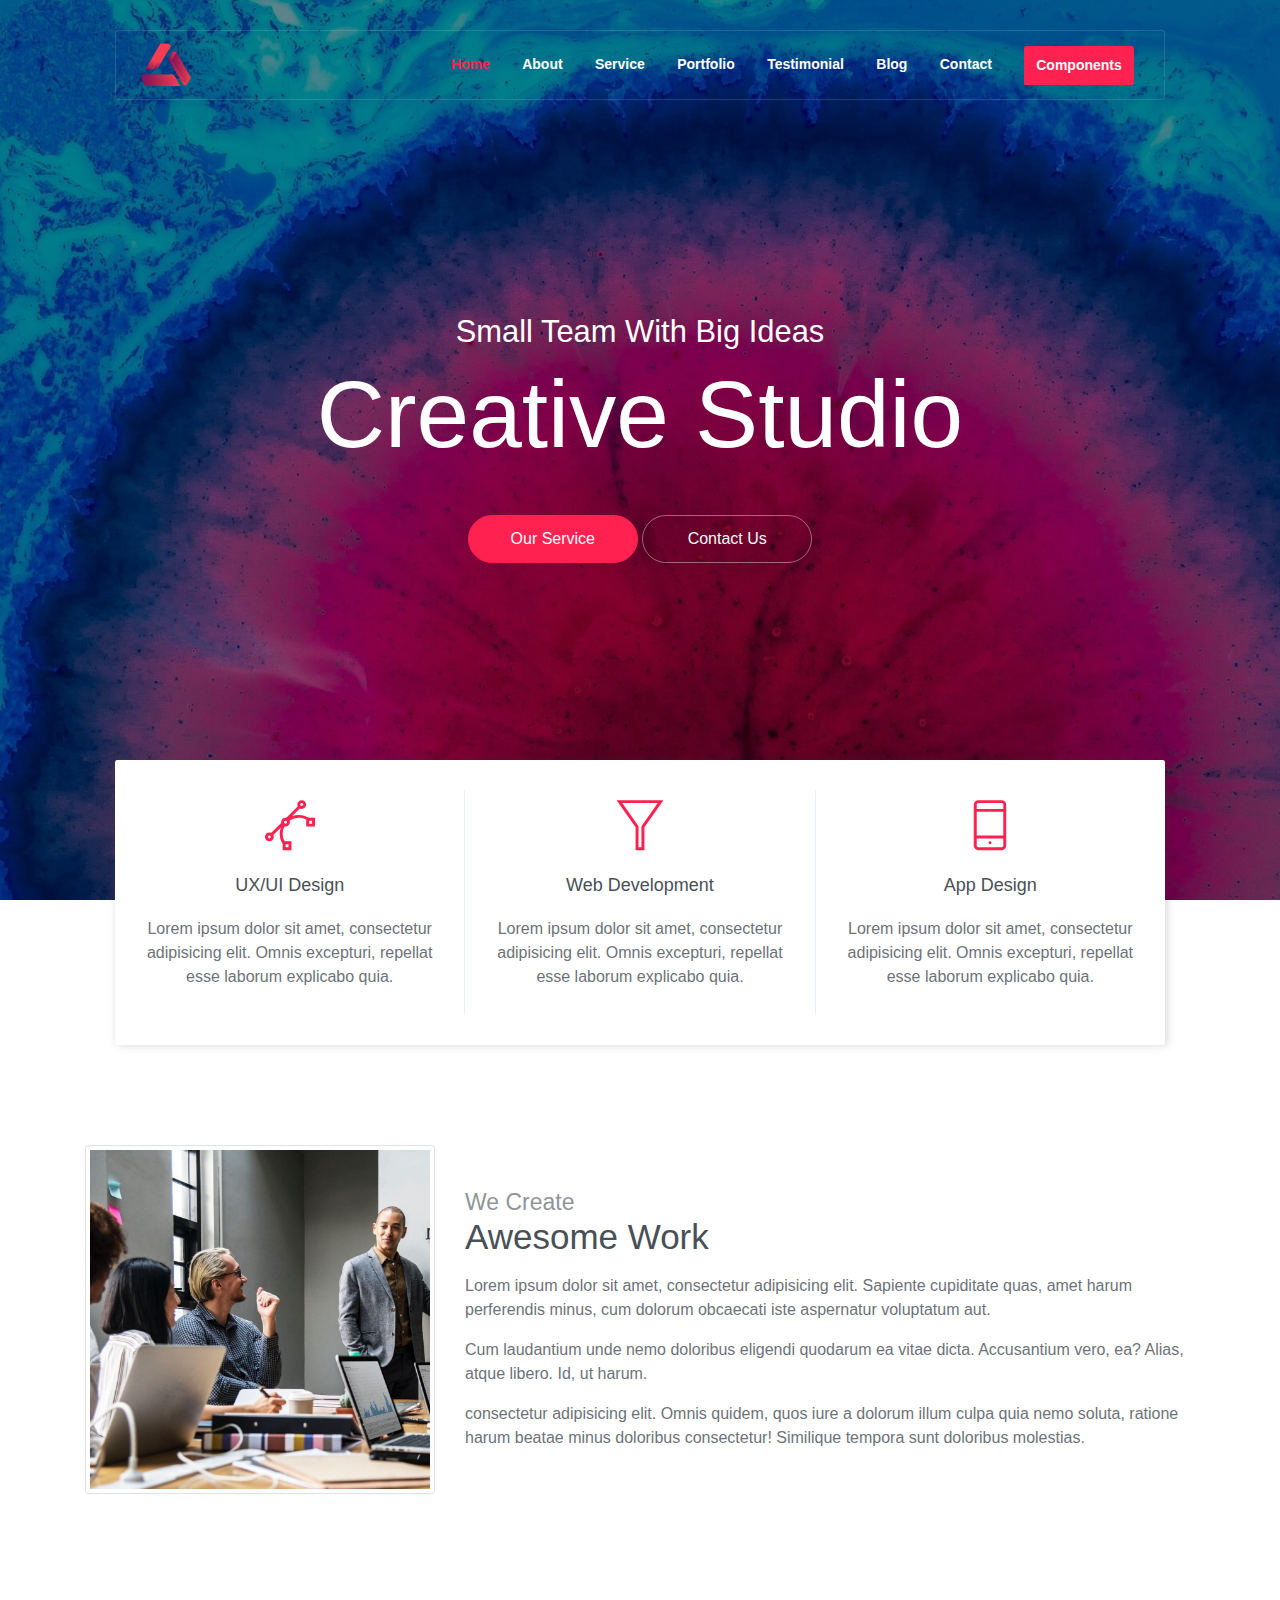
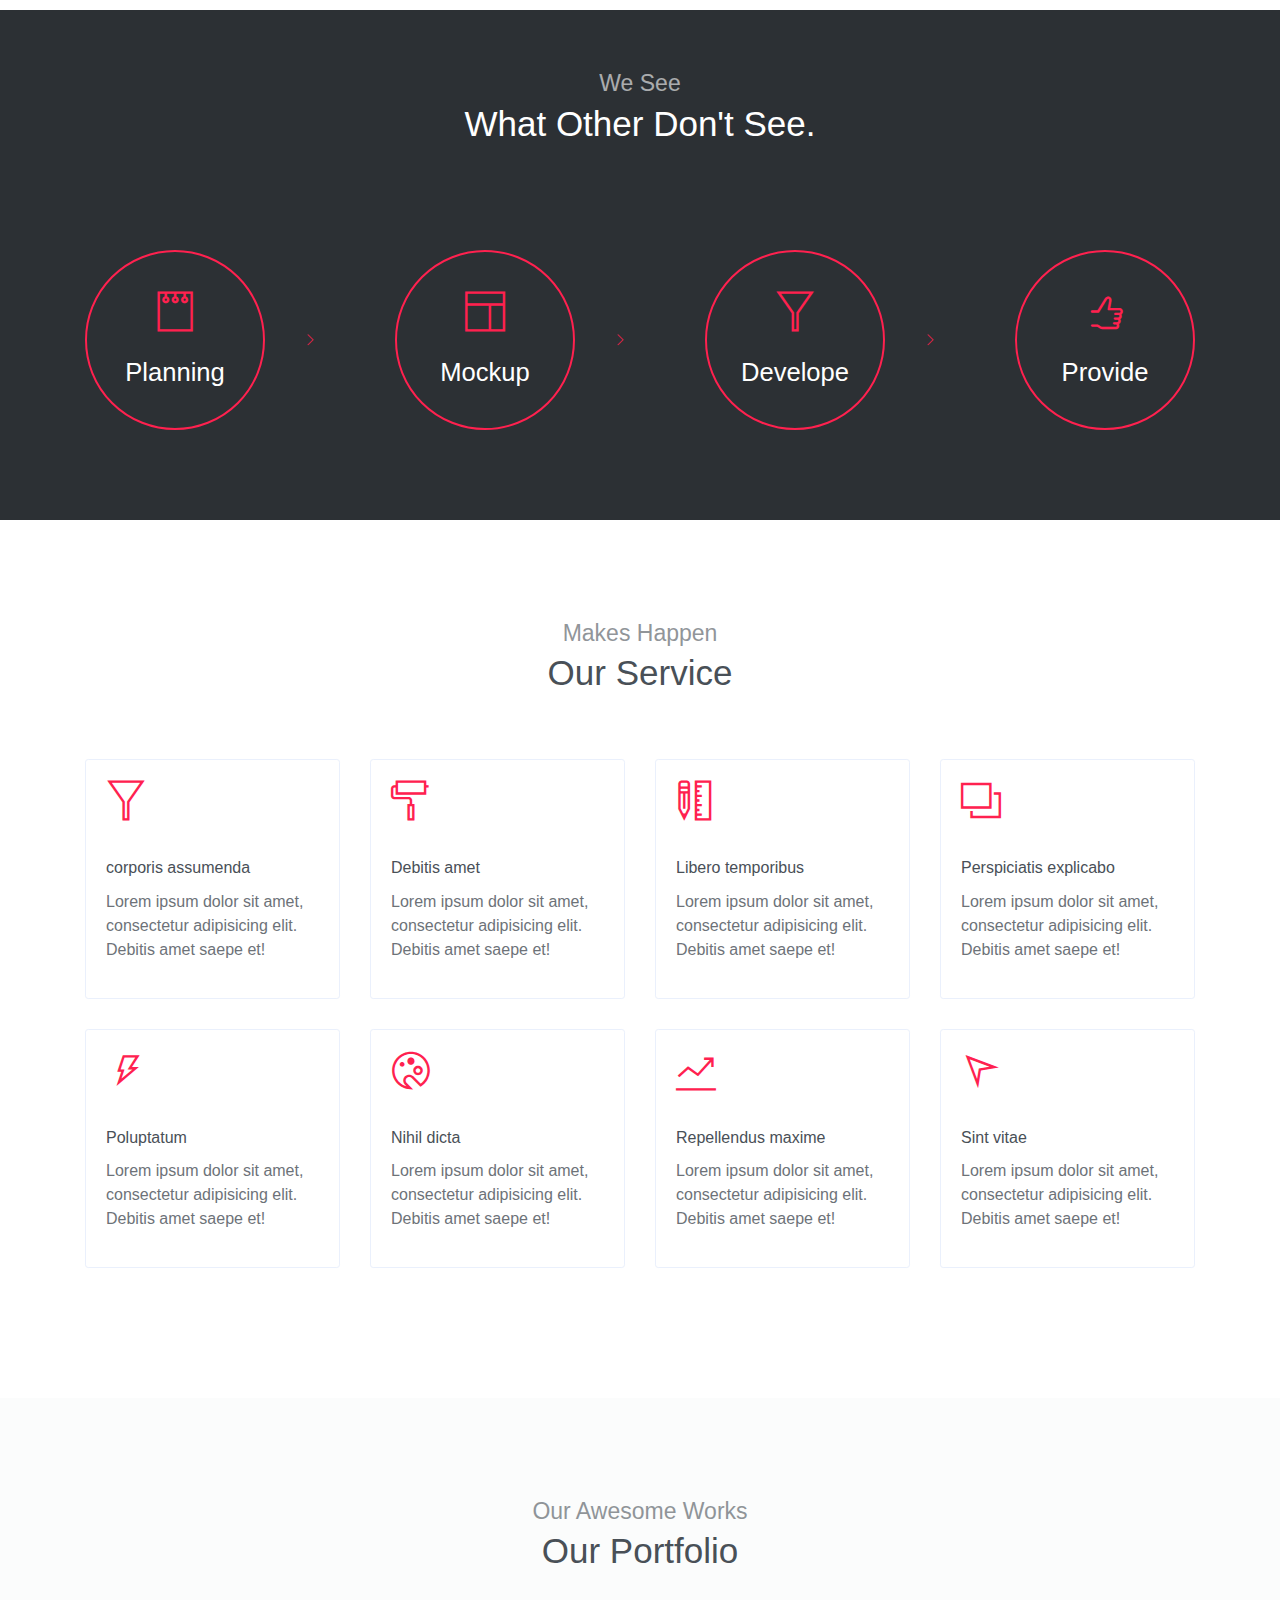
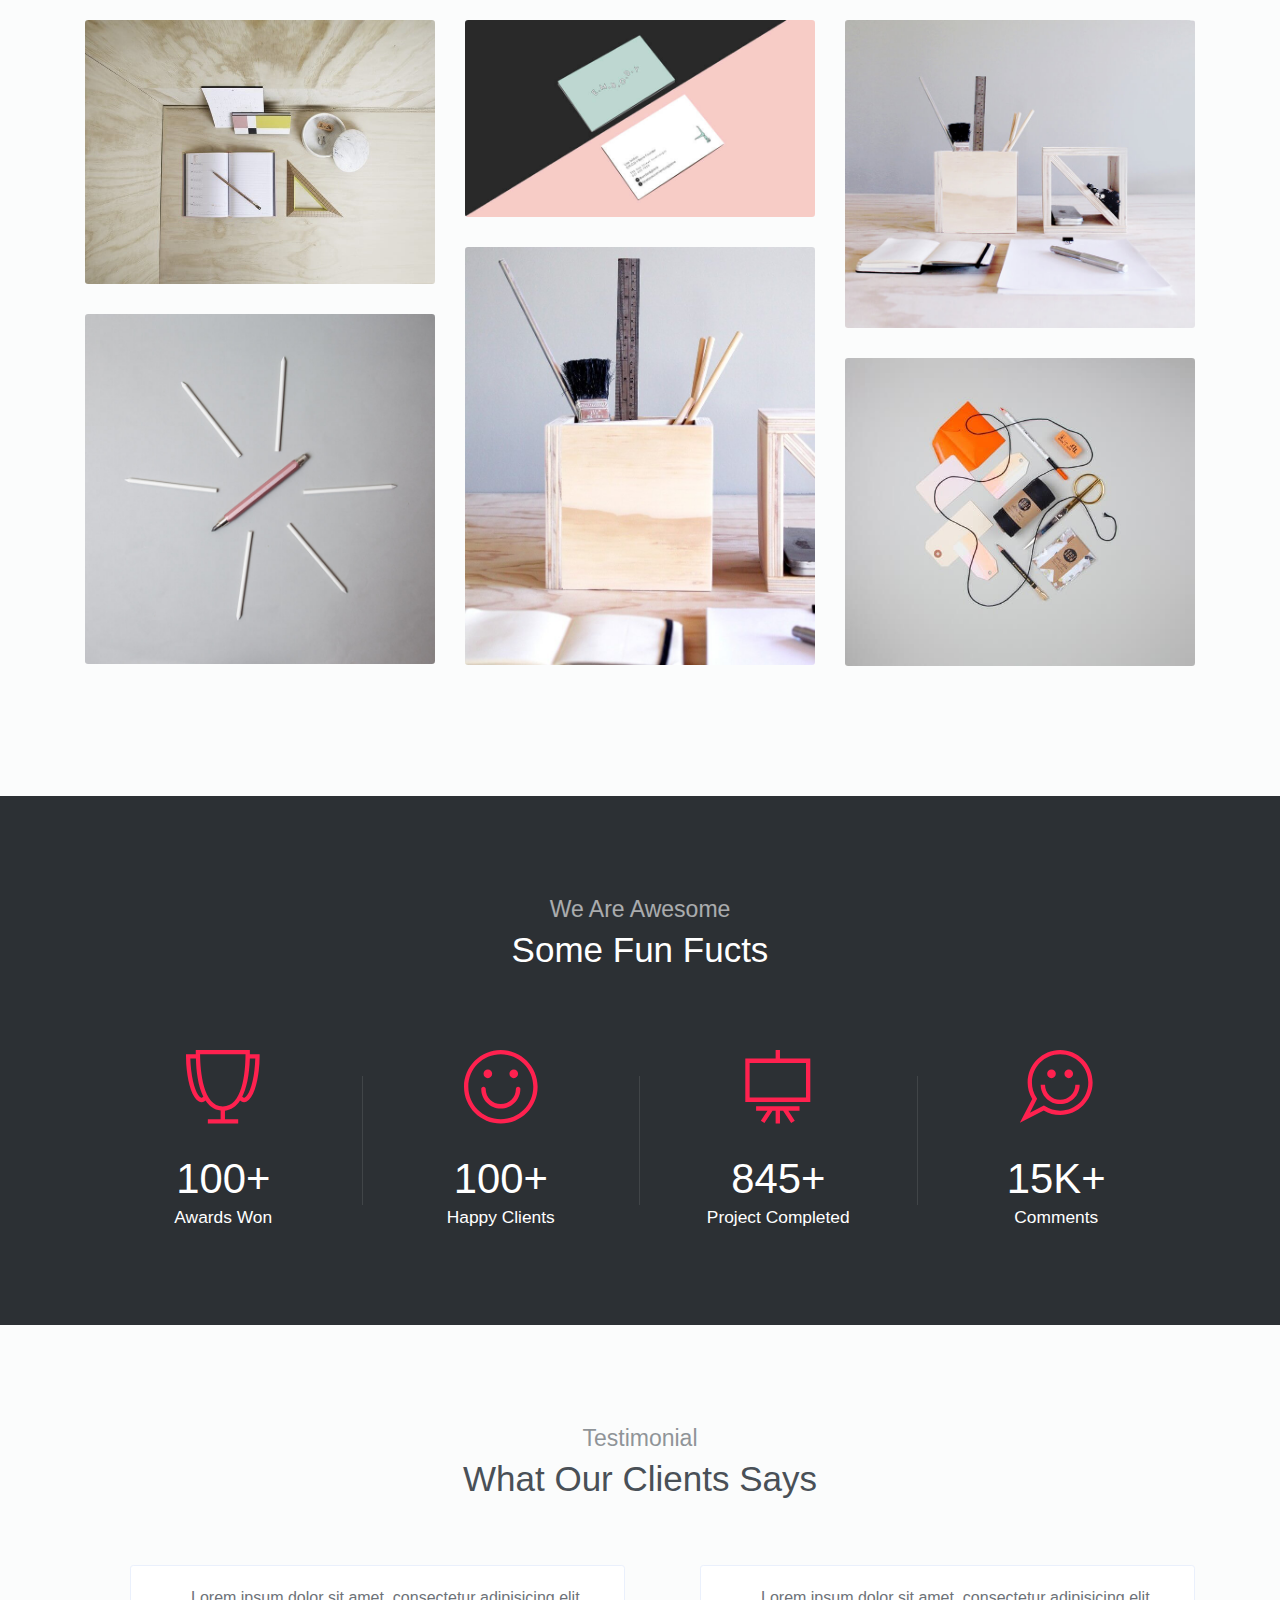
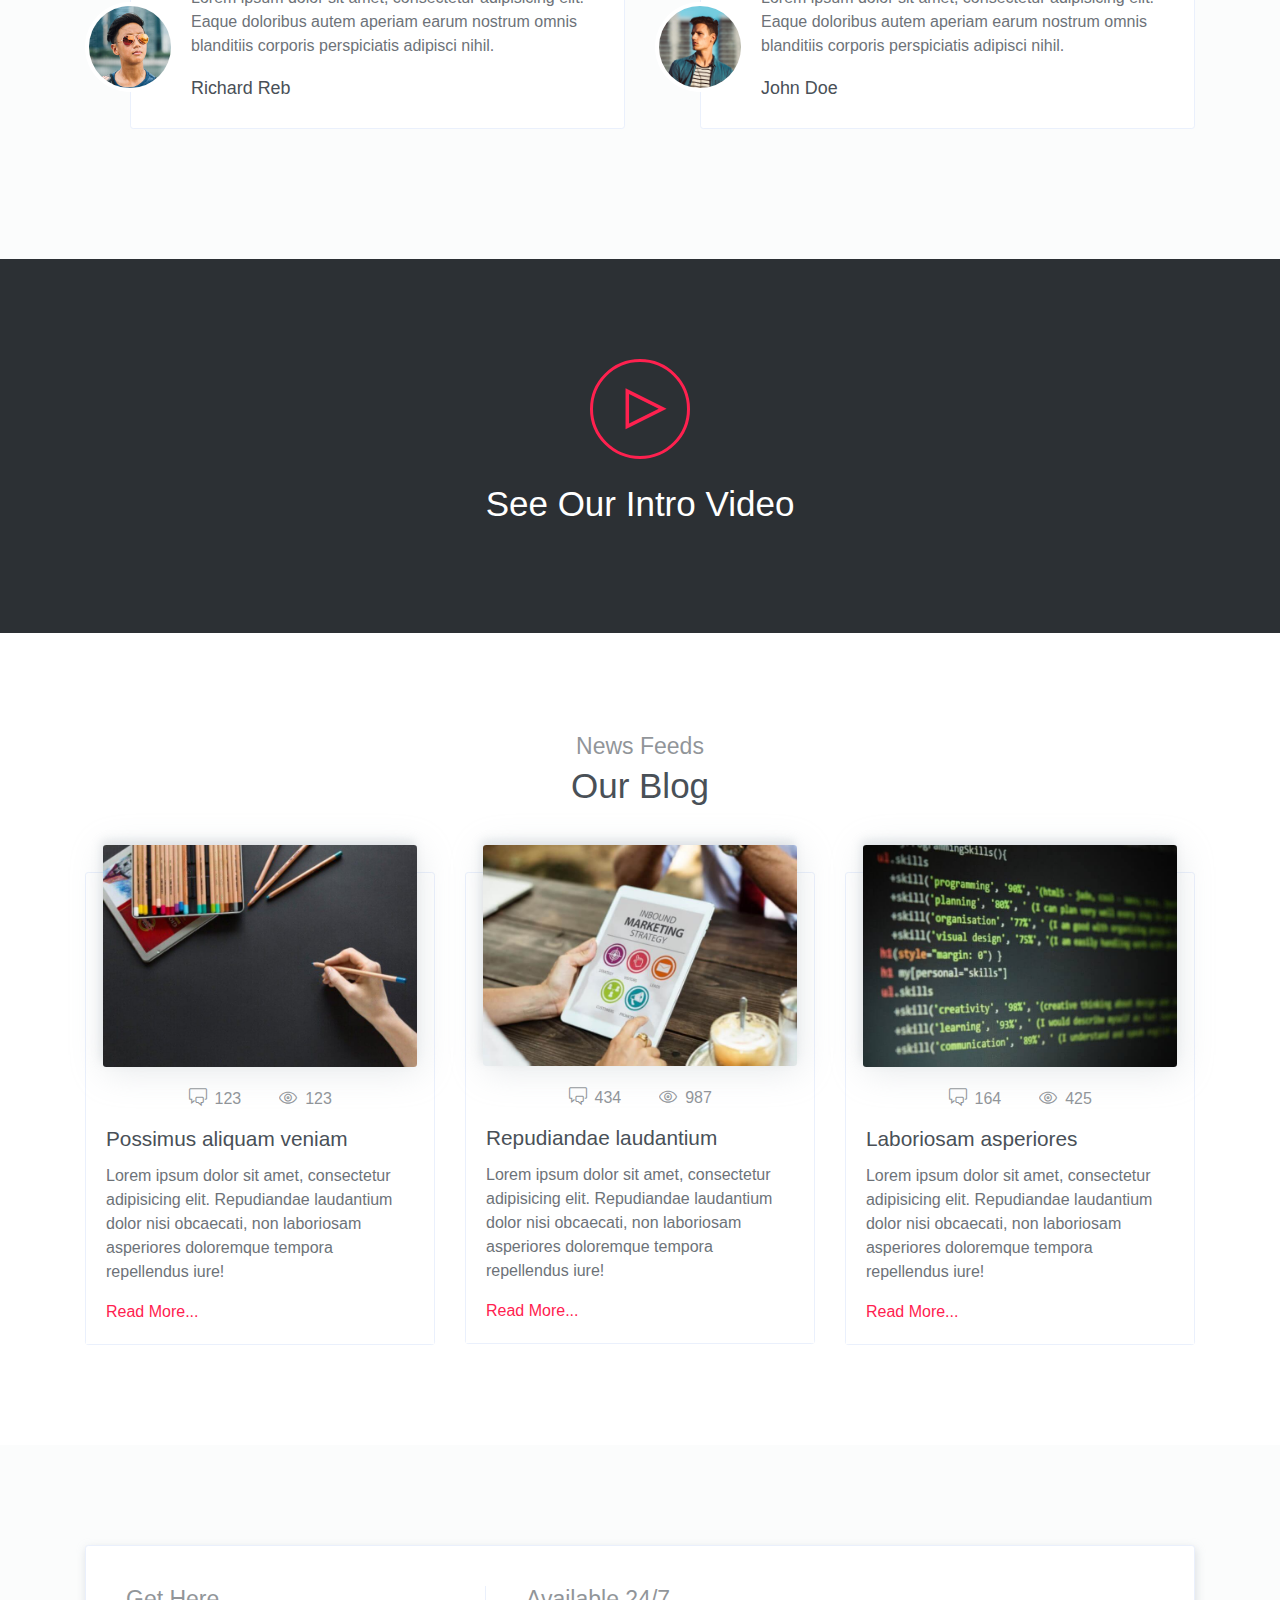
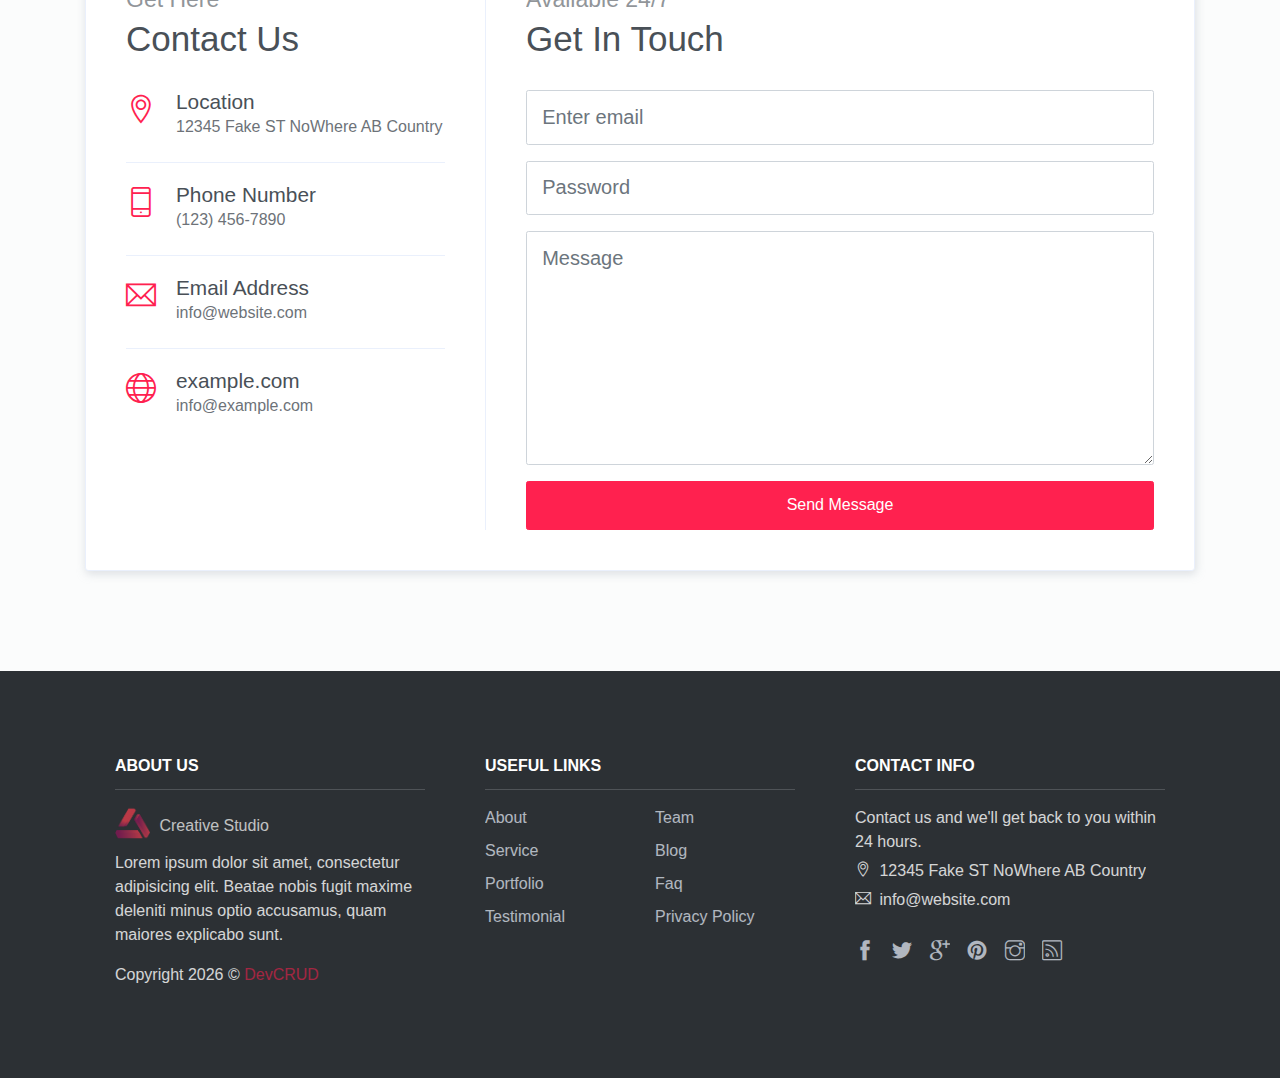
<file: question1/Look.html>
<!DOCTYPE html>
<html lang="en">
<head>
	<meta charset="utf-8">
    <meta name="viewport" content="width=device-width, initial-scale=1, shrink-to-fit=no">
    <meta name="description" content="Start your development with Creative Studio landing page.">
    <meta name="author" content="Devcrud">
    <title>Creative Studio | Free Bootstrap 4.3.x template</title>

    <!-- font icons -->
    <link rel="stylesheet" href="assets/vendors/themify-icons/css/themify-icons.css">

    <!-- Bootstrap + Creative Studio main styles -->
	<link rel="stylesheet" href="assets/css/creative-studio.css">

</head>
<body data-spy="scroll" data-target=".navbar" data-offset="40" id="home">
    
    <!-- Page Navigation -->
    <nav class="navbar custom-navbar navbar-expand-lg navbar-dark" data-spy="affix" data-offset-top="20">
        <div class="container">
            <a class="navbar-brand" href="#">
                <img src="assets/imgs/logo.png" alt="Download free bootstrap 4 landing page, free boootstrap 4 templates, Download free bootstrap 4.1 landing page, free boootstrap 4.1.1 templates, Creative studio Landing page">
            </a>
            <button class="navbar-toggler" type="button" data-toggle="collapse" data-target="#navbarSupportedContent" aria-controls="navbarSupportedContent" aria-expanded="false" aria-label="Toggle navigation">
                <span></span>
            </button>

            <div class="collapse navbar-collapse" id="navbarSupportedContent">
                <ul class="navbar-nav ml-auto">
                    <li class="nav-item">
                        <a class="nav-link" href="#home">Home</a>
                    </li>
                    <li class="nav-item">
                        <a class="nav-link" href="#about">About</a>
                    </li>
                    <li class="nav-item">
                        <a class="nav-link" href="#service">Service</a>
                    </li>
                    <li class="nav-item">
                        <a class="nav-link" href="#portfolio">Portfolio</a>
                    </li>
                    <li class="nav-item">
                        <a class="nav-link" href="#testimonial">Testimonial</a>
                    </li>
                    <li class="nav-item">
                        <a class="nav-link" href="#blog">Blog</a>
                    </li>
                    <li class="nav-item">
                        <a class="nav-link" href="#contact">Contact</a>
                    </li>
                    <li class="nav-item">
                        <a class="nav-link btn btn-primary btn-sm ml-lg-3" href="components.html">Components</a>
                    </li>
                </ul>
            </div>
        </div>
    </nav>
    <!-- End Of Page Navigation -->

    <!-- Page Header -->
    <header class="header">
        <div class="overlay">
            <h6 class="subtitle">Small Team With Big Ideas</h6>
            <h1 class="title">Creative Studio</h1>
            <div class="buttons text-center">
                <a href="#service" class="btn btn-primary rounded w-lg btn-lg my-1">Our Service</a>
                <a href="#contact" class="btn btn-outline-light rounded w-lg btn-lg my-1">Contact Us</a>
            </div>              
        </div>      
    </header>
    <!-- End Of Page Header -->

    <!-- Box -->
    <div class="box text-center">
        <div class="box-item">
            <i class="ti-vector"></i>
            <h6 class="box-title">UX/UI Design</h6>
            <p>Lorem ipsum dolor sit amet, consectetur adipisicing elit. Omnis excepturi, repellat esse laborum explicabo quia.</p>
        </div>
        <div class="box-item">
            <i class="ti-filter"></i>
            <h6 class="box-title">Web Development</h6>
            <p>Lorem ipsum dolor sit amet, consectetur adipisicing elit. Omnis excepturi, repellat esse laborum explicabo quia.</p>
        </div>
        <div class="box-item">
            <i class="ti-mobile"></i>
            <h6 class="box-title">App Design</h6>
            <p>Lorem ipsum dolor sit amet, consectetur adipisicing elit. Omnis excepturi, repellat esse laborum explicabo quia.</p>
        </div>
    </div>
    <!-- End of Box -->

    <!-- About Section -->
    <section id="about">
        <div class="container">
            <div class="row align-items-center">
                <div class="col-md-5 col-lg-4">
                    <img src="assets/imgs/about.jpg" alt="Download free bootstrap 4 landing page, free boootstrap 4 templates, Download free bootstrap 4.1 landing page, free boootstrap 4.1.1 templates, Creative studio Landing page" class="w-100 img-thumbnail mb-3">
                </div>
                <div class="col-md-7 col-lg-8">
                    <h6 class="section-subtitle mb-0">We Create</h6>
                    <h6 class="section-title mb-3">Awesome Work</h6>
                    <p>Lorem ipsum dolor sit amet, consectetur adipisicing elit. Sapiente cupiditate quas, amet harum perferendis minus, cum dolorum obcaecati iste aspernatur voluptatum aut.</p>
                    <p>Cum laudantium unde nemo doloribus eligendi quodarum ea vitae dicta. Accusantium vero, ea? Alias, atque libero. Id, ut harum. </p>
                    <p>consectetur adipisicing elit. Omnis quidem, quos iure a dolorum illum culpa quia nemo soluta, ratione harum beatae minus doloribus consectetur! Similique tempora sunt doloribus molestias.</p>
                </div>
            </div>
        </div>
    </section>
    <!-- End of About Section -->

    <!-- About Section with bg -->
    <section class="has-bg-img py-md">
        <div class="container text-center">
            <h6 class="section-subtitle">We See</h6>
            <h6 class="section-title mb-6">What Other Don't See.</h6>
            <p class = "flag">CTF<--N0w_y0u_s33_m3_700--></p>
            <div class="widget mb-4">
                <div class="widget-item">
                    <i class="ti-notepad"></i>
                    <h4>Planning</h4>
                </div>
                <div class="widget-item">
                    <i class="ti-layout"></i>
                    <h4>Mockup</h4>
                </div>
                <div class="widget-item">
                    <i class="ti-filter"></i>
                    <h4>Develope</h4>
                </div>
                <div class="widget-item">
                    <i class="ti-thumb-up"></i>
                    <h4>Provide</h4>
                </div>
            </div>
        </div>
    </section>
    <!-- End Of About Sectoin -->

    <!-- Service Section -->
    <section id="service">
        <div class="container">
            <h6 class="section-subtitle text-center">Makes Happen</h6>
            <h5 class="section-title text-center mb-6">Our Service</h5> 
            <div class="row">
                <div class="col-sm-4 col-md-3">
                    <div class="card mb-4">
                        <div class="card-body">
                            <h2 class="mb-4"><i class="ti-filter text-primary"></i></h2>
                            <h6 class="card-title">corporis assumenda</h6>
                            <p>Lorem ipsum dolor sit amet, consectetur adipisicing elit. Debitis amet saepe et!</p>
                        </div>
                    </div>
                </div>
                <div class="col-sm-4 col-md-3">
                    <div class="card mb-4">
                        <div class="card-body">
                            <h2 class="mb-4"><i class="ti-paint-roller text-primary"></i></h2>
                            <h6 class="card-title">Debitis amet</h6>
                            <p>Lorem ipsum dolor sit amet, consectetur adipisicing elit. Debitis amet saepe et!</p>
                        </div>
                    </div>
                </div>
                <div class="col-sm-4 col-md-3">
                    <div class="card mb-4">
                        <div class="card-body">
                            <h2 class="mb-4"><i class="ti-ruler-pencil text-primary"></i></h2>
                            <h6 class="card-title">Libero temporibus</h6>
                            <p>Lorem ipsum dolor sit amet, consectetur adipisicing elit. Debitis amet saepe et!</p>
                        </div>
                    </div>
                </div>
                <div class="col-sm-4 col-md-3">
                    <div class="card mb-4">
                        <div class="card-body">
                            <h2 class="mb-4"><i class="ti-layers text-primary"></i></h2>
                            <h6 class="card-title">Perspiciatis explicabo</h6>
                            <p>Lorem ipsum dolor sit amet, consectetur adipisicing elit. Debitis amet saepe et!</p>
                        </div>
                    </div>
                </div>
                <div class="col-sm-4 col-md-3">
                    <div class="card mb-4">
                        <div class="card-body">
                            <h2 class="mb-4"><i class="ti-bolt text-primary"></i></h2>
                            <h6 class="card-title">Poluptatum</h6>
                            <p>Lorem ipsum dolor sit amet, consectetur adipisicing elit. Debitis amet saepe et!</p>
                        </div>
                    </div>
                </div>
                <div class="col-sm-4 col-md-3">
                    <div class="card mb-4">
                        <div class="card-body">
                            <h2 class="mb-4"><i class="ti-palette text-primary"></i></h2>
                            <h6 class="card-title">Nihil dicta</h6>
                            <p>Lorem ipsum dolor sit amet, consectetur adipisicing elit. Debitis amet saepe et!</p>
                        </div>
                    </div>
                </div>
                <div class="col-sm-4 col-md-3">
                    <div class="card mb-4">
                        <div class="card-body">
                            <h2 class="mb-4"><i class="ti-stats-up text-primary"></i></h2>
                            <h6 class="card-title">Repellendus maxime</h6>
                            <p>Lorem ipsum dolor sit amet, consectetur adipisicing elit. Debitis amet saepe et!</p>
                        </div>
                    </div>
                </div>
                <div class="col-sm-4 col-md-3">
                    <div class="card mb-4">
                        <div class="card-body">
                            <h2 class="mb-4"><i class="ti-location-arrow text-primary"></i></h2>
                            <h6 class="card-title">Sint vitae</h6>
                            <p>Lorem ipsum dolor sit amet, consectetur adipisicing elit. Debitis amet saepe et!</p>
                        </div>
                    </div>
                </div>

            </div>  
        </div>
    </section>
    <!-- End of Service Section -->

    <!-- Portfolio section -->
    <section id="portfolio">
        <div class="container text-center">
            <h6 class="section-subtitle">Our Awesome Works</h6>
            <h6 class="section-title mb-5">Our Portfolio</h6>
            <div class="row">
                <div class="col-sm-4">
                    <div class="img-wrapper">
                        <img src="assets/imgs/folio-1.jpg" alt="Download free bootstrap 4 landing page, free boootstrap 4 templates, Download free bootstrap 4.1 landing page, free boootstrap 4.1.1 templates, Creative studio Landing page">
                        <div class="overlay">
                            <div class="overlay-infos">
                                <h5>Project Title</h5>
                                <a href="javascript:void(0)"><i class="ti-zoom-in"></i></a>
                                <a href="javascript:void(0)"><i class="ti-link"></i></a>
                            </div>  
                        </div>
                    </div>
                    <div class="img-wrapper">
                        <img src="assets/imgs/folio-2.jpg" alt="Download free bootstrap 4 landing page, free boootstrap 4 templates, Download free bootstrap 4.1 landing page, free boootstrap 4.1.1 templates, Creative studio Landing page">
                        <div class="overlay">
                            <div class="overlay-infos">
                                <h5>Project Title</h5>
                                <a href="javascript:void(0)"><i class="ti-zoom-in"></i></a>
                                <a href="javascript:void(0)"><i class="ti-link"></i></a>
                            </div>                              
                        </div>
                    </div>                  
                </div>
                <div class="col-sm-4">
                    <div class="img-wrapper">
                        <img src="assets/imgs/folio-3.jpg" alt="Download free bootstrap 4 landing page, free boootstrap 4 templates, Download free bootstrap 4.1 landing page, free boootstrap 4.1.1 templates, Creative studio Landing page">
                        <div class="overlay">
                            <div class="overlay-infos">
                                <h5>Project Title</h5>
                                <a href="javascript:void(0)"><i class="ti-zoom-in"></i></a>
                                <a href="javascript:void(0)"><i class="ti-link"></i></a>
                            </div>  
                        </div>
                    </div>
                    <div class="img-wrapper">
                        <img src="assets/imgs/folio-4.jpg" alt="Download free bootstrap 4 landing page, free boootstrap 4 templates, Download free bootstrap 4.1 landing page, free boootstrap 4.1.1 templates, Creative studio Landing page">
                        <div class="overlay">
                            <div class="overlay-infos">
                                <h5>Project Title</h5>
                                <a href="javascript:void(0)"><i class="ti-zoom-in"></i></a>
                                <a href="javascript:void(0)"><i class="ti-link"></i></a>
                            </div>                              
                        </div>
                    </div>                  
                </div>
                <div class="col-sm-4">
                    <div class="img-wrapper">
                        <img src="assets/imgs/folio-5.jpg" alt="Download free bootstrap 4 landing page, free boootstrap 4 templates, Download free bootstrap 4.1 landing page, free boootstrap 4.1.1 templates, Creative studio Landing page">
                        <div class="overlay">
                            <div class="overlay-infos">
                                <h5>Project Title</h5>
                                <a href="javascript:void(0)"><i class="ti-zoom-in"></i></a>
                                <a href="javascript:void(0)"><i class="ti-link"></i></a>
                            </div>  
                        </div>
                    </div>
                    <div class="img-wrapper">
                        <img src="assets/imgs/folio-6.jpg" alt="Download free bootstrap 4 landing page, free boootstrap 4 templates, Download free bootstrap 4.1 landing page, free boootstrap 4.1.1 templates, Creative studio Landing page">
                        <div class="overlay">
                            <div class="overlay-infos">
                                <h5>Project Title</h5>
                                <a href="javascript:void(0)"><i class="ti-zoom-in"></i></a>
                                <a href="javascript:void(0)"><i class="ti-link"></i></a>
                            </div>                              
                        </div>
                    </div>                  
                </div>
            </div>
        </div>
    </section>
    <!-- End of portfolio section -->

    

    <!-- Fatcs Section -->
    <section class="has-bg-img bg-img-2">
        <div class="container text-center">
            <h6 class="section-subtitle">We Are Awesome</h6>
            <h6 class="section-title mb-6">Some Fun Fucts</h6>
                <div class="widget-2">
                    <div class="widget-item">
                        <i class="ti-cup"></i>
                        <h6 class="title">100+</h6>
                        <div class="subtitle">Awards Won</div>
                    </div>
                    <div class="widget-item">
                        <i class="ti-face-smile"></i>
                        <h6 class="title">100+</h6>
                        <div class="subtitle">Happy Clients</div>
                    </div>
                    <div class="widget-item">
                        <i class="ti-blackboard"></i>
                        <h6 class="title">845+</h6>
                        <div class="subtitle">Project Completed</div>
                    </div>
                    <div class="widget-item">
                        <i class="ti-comments-smiley"></i>
                        <h6 class="title">15K+</h6>
                        <div class="subtitle">Comments</div>
                    </div>
                </div>
        </div>
    </section>

    <!-- Testimonial Section -->
    <section id="testimonial">
        <div class="container">
            <h6 class="section-subtitle text-center">Testimonial</h6>
            <h6 class="section-title text-center mb-6">What Our Clients Says</h6>
            <div class="row">
                <div class="col-md-6">
                    <div class="testimonial-wrapper">
                        <div class="img-holder">
                            <img src="assets/imgs/avatar-5.jpg" alt="Download free bootstrap 4 landing page, free boootstrap 4 templates, Download free bootstrap 4.1 landing page, free boootstrap 4.1.1 templates, Creative studio Landing page">                     
                        </div>
                        <div class="body">
                            <p class="subtitle">Lorem ipsum dolor sit amet, consectetur adipisicing elit. Eaque doloribus autem aperiam earum nostrum omnis blanditiis corporis perspiciatis adipisci nihil.</p>
                            <h6 class="title">Richard Reb</h6>
                        </div>
                    </div>
                </div>
                <div class="col-md-6">
                    <div class="testimonial-wrapper">
                        <div class="img-holder">
                            <img src="assets/imgs/avatar-6.jpg" alt="Download free bootstrap 4 landing page, free boootstrap 4 templates, Download free bootstrap 4.1 landing page, free boootstrap 4.1.1 templates, Creative studio Landing page">                     
                        </div>
                        <div class="body">
                            <p class="subtitle">Lorem ipsum dolor sit amet, consectetur adipisicing elit. Eaque doloribus autem aperiam earum nostrum omnis blanditiis corporis perspiciatis adipisci nihil.</p>
                            <h6 class="title">John Doe</h6>
                        </div>
                    </div>
                </div>
            </div>
        </div>
    </section>
    <!-- End of Testimonial Section -->

    <!-- Video Section -->
    <section class="has-bg-img py-lg">
        <div class="container text-center">

            <!-- Button trigger modal -->
            <button type="button" class="btn btn-outline-primary play-control" data-toggle="modal" data-target="#exampleModalCenter">
              <i class="ti-control-play" ></i>
            </button>
            <h6 class="section-title mt-4">See Our Intro Video</h6>

        </div>
    </section>
    <!-- End of Video Section -->

    <!-- Modal -->
    <div class="modal fade" id="exampleModalCenter" tabindex="-1" role="dialog" aria-labelledby="exampleModalCenterTitle" aria-hidden="true">
        <div class="modal-dialog modal-lg modal-dialog-centered" role="document">
            <div class="modal-content">
                <iframe width="100%" height="475" src="https://www.youtube.com/embed/TP4THzsAa3M" frameborder="0" allowfullscreen></iframe>
            </div>
        </div>
    </div>
    <!-- end of modal -->

    <!-- Blog Section -->
    <section id="blog">
        <div class="container">
            <h6 class="section-subtitle text-center">News Feeds</h6>
            <h6 class="section-title mb-6 text-center">Our Blog</h6>

            <div class="row">
                <div class="col-md-4">
                    <div class="card blog-post my-4 my-sm-5 my-md-0">
                        <img src="assets/imgs/blog-1.jpg" alt="Download free bootstrap 4 landing page, free boootstrap 4 templates, Download free bootstrap 4.1 landing page, free boootstrap 4.1.1 templates, Creative studio Landing page">
                        <div class="card-body">
                            <div class="details mb-3">
                                <a href="javascript:void(0)"><i class="ti-comments"></i> 123</a>
                                <a href="javascript:void(0)"><i class="ti-eye"></i> 123</a>
                            </div>
                            <h5 class="card-title">Possimus aliquam veniam</h5>
                            <p>Lorem ipsum dolor sit amet, consectetur adipisicing elit. Repudiandae laudantium dolor nisi obcaecati, non laboriosam asperiores doloremque tempora repellendus iure!</p>
                            <a href="javascript:void(0)" class="d-block mt-3">Read More...</a>
                        </div>
                    </div>
                </div>
                <div class="col-md-4">
                    <div class="card blog-post my-4 my-sm-5 my-md-0">
                        <img src="assets/imgs/blog-2.jpg" alt="Download free bootstrap 4 landing page, free boootstrap 4 templates, Download free bootstrap 4.1 landing page, free boootstrap 4.1.1 templates, Creative studio Landing page">
                        <div class="card-body">
                            <div class="details mb-3">
                                <a href="javascript:void(0)"><i class="ti-comments"></i> 434</a>
                                <a href="javascript:void(0)"><i class="ti-eye"></i> 987</a>
                            </div>
                            <h5 class="card-title">Repudiandae laudantium</h5>
                            <p>Lorem ipsum dolor sit amet, consectetur adipisicing elit. Repudiandae laudantium dolor nisi obcaecati, non laboriosam asperiores doloremque tempora repellendus iure!</p>
                            <a href="javascript:void(0)" class="d-block mt-3">Read More...</a>
                        </div>
                    </div>
                </div>
                <div class="col-md-4">
                    <div class="card blog-post my-4 my-sm-5 my-md-0">
                        <img src="assets/imgs/blog-3.jpg" alt="Download free bootstrap 4 landing page, free boootstrap 4 templates, Download free bootstrap 4.1 landing page, free boootstrap 4.1.1 templates, Creative studio Landing page">
                        <div class="card-body">
                            <div class="details mb-3">
                                <a href="javascript:void(0)"><i class="ti-comments"></i> 164</a>
                                <a href="javascript:void(0)"><i class="ti-eye"></i> 425</a>
                            </div>
                            <h5 class="card-title">Laboriosam asperiores</h5>
                            <p>Lorem ipsum dolor sit amet, consectetur adipisicing elit. Repudiandae laudantium dolor nisi obcaecati, non laboriosam asperiores doloremque tempora repellendus iure!</p>
                            <a href="javascript:void(0)" class="d-block mt-3">Read More...</a>
                        </div>
                    </div>
                </div>
            </div>
        </div>
    </section>
    <!-- End of Blog Section -->

    <!-- Contact Section -->
    <section id="contact">
        <div class="container">
            <div class="contact-card">
                <div class="infos">
                    <h6 class="section-subtitle">Get Here</h6>
                    <h6 class="section-title mb-4">Contact Us</h6>

                    <div class="item">
                        <i class="ti-location-pin"></i>
                        <div class="">
                            <h5>Location</h5>
                            <p> 12345 Fake ST NoWhere AB Country</p>
                        </div>                          
                    </div>
                    <div class="item">
                        <i class="ti-mobile"></i>
                        <div>
                            <h5>Phone Number</h5>
                            <p>(123) 456-7890</p>
                        </div>                          
                    </div>
                    <div class="item">
                        <i class="ti-email"></i>
                        <div class="mb-0">
                            <h5>Email Address</h5>
                            <p>info@website.com</p>
                        </div>
                    </div>
                    <div class="item">
                        <i class="ti-world"></i>
                        <div class="mb-0">
                            <h5>example.com</h5>
                            <p>info@example.com</p>
                        </div>
                    </div>
                </div>
                <div class="form">
                    <h6 class="section-subtitle">Available 24/7</h6>
                    <h6 class="section-title mb-4">Get In Touch</h6>
                    <form>
                        <div class="form-group">
                            <input type="email" class="form-control form-control-lg" id="exampleInputEmail1" aria-describedby="emailHelp" placeholder="Enter email" required>
                        </div>
                        <div class="form-group">
                            <input type="password" class="form-control form-control-lg" id="exampleInputPassword1" placeholder="Password" required>
                        </div>
                        <div class="form-group">
                            <textarea name="contact-message" id="" cols="30" rows="7" class="form-control form-control-lg" placeholder="Message"></textarea>
                        </div>
                        <button type="submit" class="btn btn-primary btn-block btn-lg mt-3">Send Message</button>
                    </form>
                </div>
            </div>
        </div>
    </section>
    <!-- Contact Section -->

    <section class="has-bg-img py-0">
        <div class="container">
            <div class="footer">
                <div class="footer-lists">
                    <ul class="list">
                        <li class="list-head">
                            <h6 class="font-weight-bold">ABOUT US</h6>
                        </li>
                        <li class="list-body">
                            <a href="#" class="logo">
                                <img src="assets/imgs/logo.png" alt="Download free bootstrap 4 landing page, free boootstrap 4 templates, Download free bootstrap 4.1 landing page, free boootstrap 4.1.1 templates, Creative studio Landing page">
                                <h6>Creative Studio</h6>
                            </a>
                            <p>Lorem ipsum dolor sit amet, consectetur adipisicing elit. Beatae nobis fugit maxime deleniti minus optio accusamus, quam maiores explicabo sunt.</p> 
                            <p class="mt-3">
                                Copyright <script>document.write(new Date().getFullYear())</script> &copy; <a class="d-inline text-primary" href="http://www.devcrud.com">DevCRUD</a>
                            </p>                   
                        </li>
                    </ul>
                    <ul class="list">
                        <li class="list-head">
                            <h6 class="font-weight-bold">USEFUL LINKS</h6>
                        </li>
                        <li class="list-body">
                            <div class="row">
                                <div class="col">
                                    <a href="#about">About</a>
                                    <a href="#service">Service</a>
                                    <a href="#portfolio">Portfolio</a>
                                    <a href="#testmonail">Testimonial</a>
                                </div>
                                <div class="col">
                                    <a href="#team">Team</a>
                                    <a href="#blog">Blog</a>
                                    <a href="#">Faq</a>
                                    <a href="#">Privacy Policy</a>                  
                                </div>
                            </div>
                        </li>
                    </ul>
                    <ul class="list">
                        <li class="list-head">
                            <h6 class="font-weight-bold">CONTACT INFO</h6>
                        </li>
                        <li class="list-body">
                            <p>Contact us and we'll get back to you within 24 hours.</p>
                            <p><i class="ti-location-pin"></i> 12345 Fake ST NoWhere AB Country</p>
                            <p><i class="ti-email"></i>  info@website.com</p>
                            <div class="social-links">
                                <a href="javascript:void(0)" class="link"><i class="ti-facebook"></i></a>
                                <a href="javascript:void(0)" class="link"><i class="ti-twitter-alt"></i></a>
                                <a href="javascript:void(0)" class="link"><i class="ti-google"></i></a>
                                <a href="javascript:void(0)" class="link"><i class="ti-pinterest-alt"></i></a>
                                <a href="javascript:void(0)" class="link"><i class="ti-instagram"></i></a>
                                <a href="javascript:void(0)" class="link"><i class="ti-rss"></i></a>
                            </div>
                        </li>
                    </ul>
                </div>
            </div>    
        </div>
    </section>

    <!-- core  -->
    <script src="assets/vendors/jquery/jquery-3.4.1.js"></script>
    <script src="assets/vendors/bootstrap/bootstrap.bundle.js"></script>

    <!-- bootstrap affix -->
    <script src="assets/vendors/bootstrap/bootstrap.affix.js"></script>

    <!-- Creative Studio js -->
    <script src="assets/js/creative-studio.js"></script>

</body>
</html>
</file>
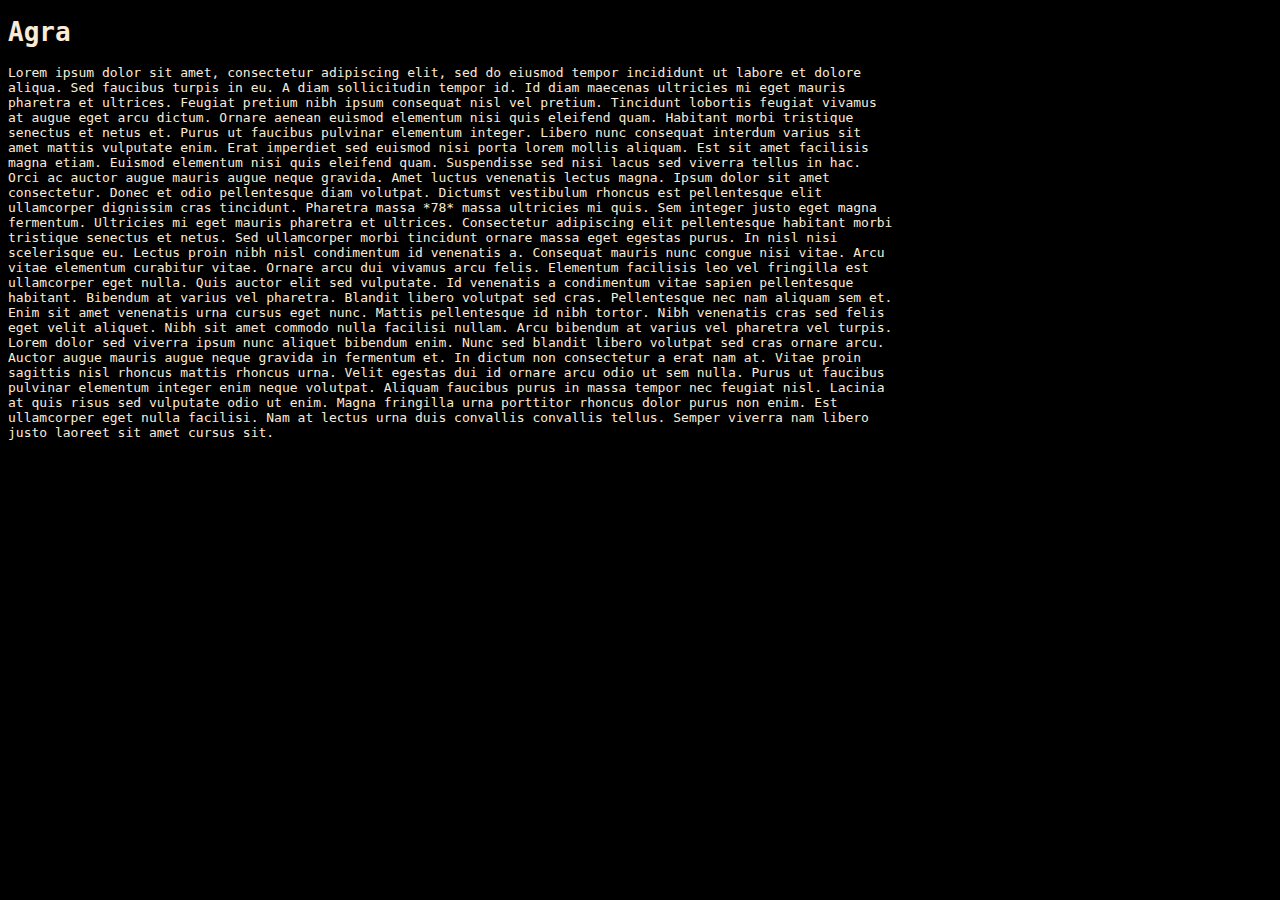
<file: question4/Agra.html>
<!DOCTYPE html>
<html>
    <head>
        <title>Agra</title>
        <link href="./images/main.css" rel="stylesheet" />
    </head>
    <body>
        <h1>Agra</h1>
        <div class="maintext">
            Lorem ipsum dolor sit amet, consectetur adipiscing elit, sed do eiusmod tempor incididunt ut labore et dolore aliqua. Sed faucibus turpis in eu. A diam sollicitudin tempor id. Id diam maecenas ultricies mi eget mauris pharetra et ultrices. Feugiat pretium nibh ipsum consequat nisl vel pretium. Tincidunt lobortis feugiat vivamus at augue eget arcu dictum. Ornare aenean euismod elementum nisi quis eleifend quam. Habitant morbi tristique senectus et netus et. Purus ut faucibus pulvinar elementum integer. Libero nunc consequat interdum varius sit amet mattis vulputate enim. Erat imperdiet sed euismod nisi porta lorem mollis aliquam. Est sit amet facilisis magna etiam. Euismod elementum nisi quis eleifend quam. Suspendisse sed nisi lacus sed viverra tellus in hac. Orci ac auctor augue mauris augue neque gravida. Amet luctus venenatis lectus magna. Ipsum dolor sit amet consectetur. Donec et odio pellentesque diam volutpat. Dictumst vestibulum rhoncus est pellentesque elit ullamcorper dignissim cras tincidunt.

Pharetra massa *78* massa ultricies mi quis. Sem integer justo eget magna fermentum. Ultricies mi eget mauris pharetra et ultrices. Consectetur adipiscing elit pellentesque habitant morbi tristique senectus et netus. Sed ullamcorper morbi tincidunt ornare massa eget egestas purus. In nisl nisi scelerisque eu. Lectus proin nibh nisl condimentum id venenatis a. Consequat mauris nunc congue nisi vitae. Arcu vitae elementum curabitur vitae. Ornare arcu dui vivamus arcu felis. Elementum facilisis leo vel fringilla est ullamcorper eget nulla. Quis auctor elit sed vulputate. Id venenatis a condimentum vitae sapien pellentesque habitant. Bibendum at varius vel pharetra. Blandit libero volutpat sed cras. Pellentesque nec nam aliquam sem et. Enim sit amet venenatis urna cursus eget nunc. Mattis pellentesque id nibh tortor. Nibh venenatis cras sed felis eget velit aliquet. Nibh sit amet commodo nulla facilisi nullam.

Arcu bibendum at varius vel pharetra vel turpis. Lorem dolor sed viverra ipsum nunc aliquet bibendum enim. Nunc sed blandit libero volutpat sed cras ornare arcu. Auctor augue mauris augue neque gravida in fermentum et. In dictum non consectetur a erat nam at. Vitae proin sagittis nisl rhoncus mattis rhoncus urna. Velit egestas dui id ornare arcu odio ut sem nulla. Purus ut faucibus pulvinar elementum integer enim neque volutpat. Aliquam faucibus purus in massa tempor nec feugiat nisl. Lacinia at quis risus sed vulputate odio ut enim. Magna fringilla urna porttitor rhoncus dolor purus non enim. Est ullamcorper eget nulla facilisi. Nam at lectus urna duis convallis convallis tellus. Semper viverra nam libero justo laoreet sit amet cursus sit.
        </div>
    </body>
</html>
</file>
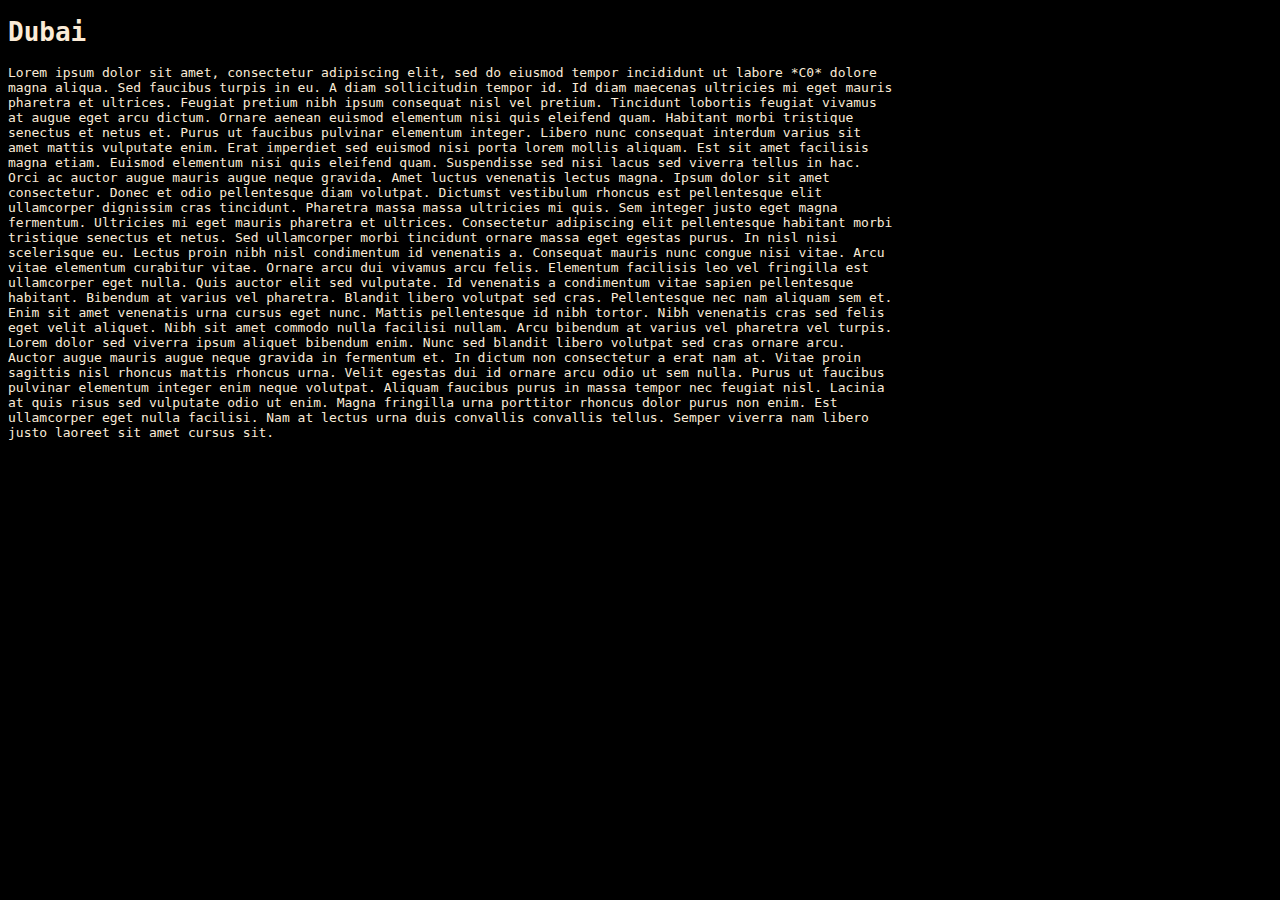
<file: question4/dubai.html>
<!DOCTYPE html>
<html>
    <head>
        <title>Dubai</title>
        <link href="./images/main.css" rel="stylesheet" />
    </head>
    <body>
        <h1>Dubai</h1>
        <div class="maintext">
            Lorem ipsum dolor sit amet, consectetur adipiscing elit, sed do eiusmod tempor incididunt ut labore *C0* dolore magna aliqua. Sed faucibus turpis in eu. A diam sollicitudin tempor id. Id diam maecenas ultricies mi eget mauris pharetra et ultrices. Feugiat pretium nibh ipsum consequat nisl vel pretium. Tincidunt lobortis feugiat vivamus at augue eget arcu dictum. Ornare aenean euismod elementum nisi quis eleifend quam. Habitant morbi tristique senectus et netus et. Purus ut faucibus pulvinar elementum integer. Libero nunc consequat interdum varius sit amet mattis vulputate enim. Erat imperdiet sed euismod nisi porta lorem mollis aliquam. Est sit amet facilisis magna etiam. Euismod elementum nisi quis eleifend quam. Suspendisse sed nisi lacus sed viverra tellus in hac. Orci ac auctor augue mauris augue neque gravida. Amet luctus venenatis lectus magna. Ipsum dolor sit amet consectetur. Donec et odio pellentesque diam volutpat. Dictumst vestibulum rhoncus est pellentesque elit ullamcorper dignissim cras tincidunt.

Pharetra massa massa ultricies mi quis. Sem integer justo eget magna fermentum. Ultricies mi eget mauris pharetra et ultrices. Consectetur adipiscing elit pellentesque habitant morbi tristique senectus et netus. Sed ullamcorper morbi tincidunt ornare massa eget egestas purus. In nisl nisi scelerisque eu. Lectus proin nibh nisl condimentum id venenatis a. Consequat mauris nunc congue nisi vitae. Arcu vitae elementum curabitur vitae. Ornare arcu dui vivamus arcu felis. Elementum facilisis leo vel fringilla est ullamcorper eget nulla. Quis auctor elit sed vulputate. Id venenatis a condimentum vitae sapien pellentesque habitant. Bibendum at varius vel pharetra. Blandit libero volutpat sed cras. Pellentesque nec nam aliquam sem et. Enim sit amet venenatis urna cursus eget nunc. Mattis pellentesque id nibh tortor. Nibh venenatis cras sed felis eget velit aliquet. Nibh sit amet commodo nulla facilisi nullam.

Arcu bibendum at varius vel pharetra vel turpis. Lorem dolor sed viverra ipsum  aliquet bibendum enim. Nunc sed blandit libero volutpat sed cras ornare arcu. Auctor augue mauris augue neque gravida in fermentum et. In dictum non consectetur a erat nam at. Vitae proin sagittis nisl rhoncus mattis rhoncus urna. Velit egestas dui id ornare arcu odio ut sem nulla. Purus ut faucibus pulvinar elementum integer enim neque volutpat. Aliquam faucibus purus in massa tempor nec feugiat nisl. Lacinia at quis risus sed vulputate odio ut enim. Magna fringilla urna porttitor rhoncus dolor purus non enim. Est ullamcorper eget nulla facilisi. Nam at lectus urna duis convallis convallis tellus. Semper viverra nam libero justo laoreet sit amet cursus sit.
        </div>
    </body>
</html>
</file>
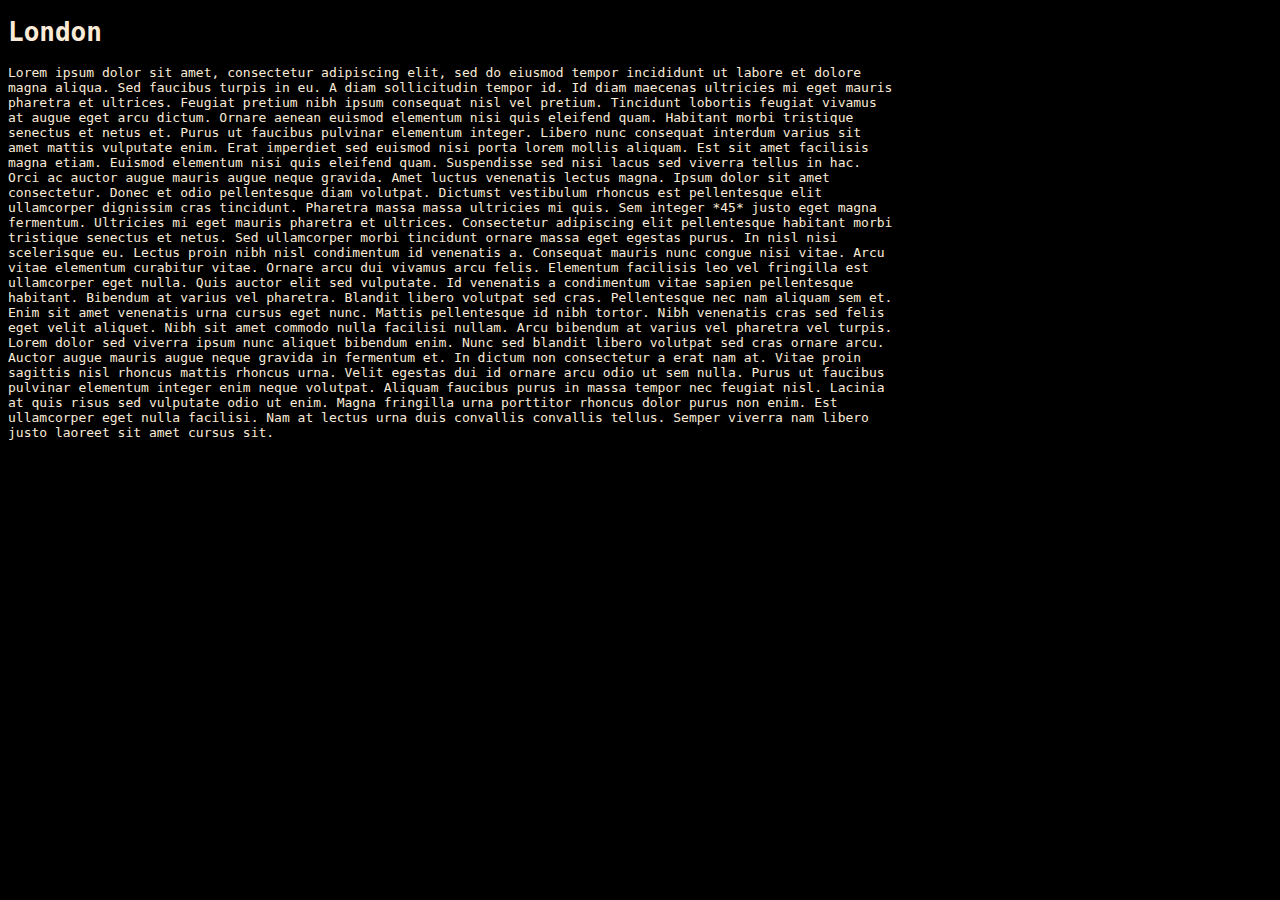
<file: question4/London.html>
<!DOCTYPE html>
<html>
    <head>
        <title>London</title>
        <link href="./images/main.css" rel="stylesheet" />
    </head>
    <body>
        <h1>London</h1>
        <div class="maintext">
            Lorem ipsum dolor sit amet, consectetur adipiscing elit, sed do eiusmod tempor incididunt ut labore et dolore magna aliqua. Sed faucibus turpis in eu. A diam sollicitudin tempor id. Id diam maecenas ultricies mi eget mauris pharetra et ultrices. Feugiat pretium nibh ipsum consequat nisl vel pretium. Tincidunt lobortis feugiat vivamus at augue eget arcu dictum. Ornare aenean euismod elementum nisi quis eleifend quam. Habitant morbi tristique senectus et netus et. Purus ut faucibus pulvinar elementum integer. Libero nunc consequat interdum varius sit amet mattis vulputate enim. Erat imperdiet sed euismod nisi porta lorem mollis aliquam. Est sit amet facilisis magna etiam. Euismod elementum nisi quis eleifend quam. Suspendisse sed nisi lacus sed viverra tellus in hac. Orci ac auctor augue mauris augue neque gravida. Amet luctus venenatis lectus magna. Ipsum dolor sit amet consectetur. Donec et odio pellentesque diam volutpat. Dictumst vestibulum rhoncus est pellentesque elit ullamcorper dignissim cras tincidunt.

Pharetra massa massa ultricies mi quis. Sem integer *45* justo eget magna fermentum. Ultricies mi eget mauris pharetra et ultrices. Consectetur adipiscing elit pellentesque habitant morbi tristique senectus et netus. Sed ullamcorper morbi tincidunt ornare massa eget egestas purus. In nisl nisi scelerisque eu. Lectus proin nibh nisl condimentum id venenatis a. Consequat mauris nunc congue nisi vitae. Arcu vitae elementum curabitur vitae. Ornare arcu dui vivamus arcu felis. Elementum facilisis leo vel fringilla est ullamcorper eget nulla. Quis auctor elit sed vulputate. Id venenatis a condimentum vitae sapien pellentesque habitant. Bibendum at varius vel pharetra. Blandit libero volutpat sed cras. Pellentesque nec nam aliquam sem et. Enim sit amet venenatis urna cursus eget nunc. Mattis pellentesque id nibh tortor. Nibh venenatis cras sed felis eget velit aliquet. Nibh sit amet commodo nulla facilisi nullam.

Arcu bibendum at varius vel pharetra vel turpis. Lorem dolor sed viverra ipsum nunc aliquet bibendum enim. Nunc sed blandit libero volutpat sed cras ornare arcu. Auctor augue mauris augue neque gravida in fermentum et. In dictum non consectetur a erat nam at. Vitae proin sagittis nisl rhoncus mattis rhoncus urna. Velit egestas dui id ornare arcu odio ut sem nulla. Purus ut faucibus pulvinar elementum integer enim neque volutpat. Aliquam faucibus purus in massa tempor nec feugiat nisl. Lacinia at quis risus sed vulputate odio ut enim. Magna fringilla urna porttitor rhoncus dolor purus non enim. Est ullamcorper eget nulla facilisi. Nam at lectus urna duis convallis convallis tellus. Semper viverra nam libero justo laoreet sit amet cursus sit.
        </div>
    </body>
</html>
</file>
<file: question1/assets/vendors/themify-icons/css/themify-icons.css>
@font-face {
	font-family: 'themify';
	src:url("../fonts/themify.eot?-fvbane");
	src:url("../fonts/themify.eot?#iefix-fvbane") format("embedded-opentype"),
		url("../fonts/themify.woff?-fvbane") format("woff"),
		url("../fonts/themify.ttf?-fvbane") format("truetype"),
		url("../fonts/themify.svg?-fvbane#themify") format("svg");
	font-weight: normal;
	font-style: normal;
}

[class^="ti-"], [class*=" ti-"] {
	font-family: 'themify';
	speak: none;
	font-style: normal;
	font-weight: normal;
	font-variant: normal;
	text-transform: none;
	line-height: 1;

	/* Better Font Rendering =========== */
	-webkit-font-smoothing: antialiased;
	-moz-osx-font-smoothing: grayscale;
}

.ti-wand:before {
	content: "\e600";
}
.ti-volume:before {
	content: "\e601";
}
.ti-user:before {
	content: "\e602";
}
.ti-unlock:before {
	content: "\e603";
}
.ti-unlink:before {
	content: "\e604";
}
.ti-trash:before {
	content: "\e605";
}
.ti-thought:before {
	content: "\e606";
}
.ti-target:before {
	content: "\e607";
}
.ti-tag:before {
	content: "\e608";
}
.ti-tablet:before {
	content: "\e609";
}
.ti-star:before {
	content: "\e60a";
}
.ti-spray:before {
	content: "\e60b";
}
.ti-signal:before {
	content: "\e60c";
}
.ti-shopping-cart:before {
	content: "\e60d";
}
.ti-shopping-cart-full:before {
	content: "\e60e";
}
.ti-settings:before {
	content: "\e60f";
}
.ti-search:before {
	content: "\e610";
}
.ti-zoom-in:before {
	content: "\e611";
}
.ti-zoom-out:before {
	content: "\e612";
}
.ti-cut:before {
	content: "\e613";
}
.ti-ruler:before {
	content: "\e614";
}
.ti-ruler-pencil:before {
	content: "\e615";
}
.ti-ruler-alt:before {
	content: "\e616";
}
.ti-bookmark:before {
	content: "\e617";
}
.ti-bookmark-alt:before {
	content: "\e618";
}
.ti-reload:before {
	content: "\e619";
}
.ti-plus:before {
	content: "\e61a";
}
.ti-pin:before {
	content: "\e61b";
}
.ti-pencil:before {
	content: "\e61c";
}
.ti-pencil-alt:before {
	content: "\e61d";
}
.ti-paint-roller:before {
	content: "\e61e";
}
.ti-paint-bucket:before {
	content: "\e61f";
}
.ti-na:before {
	content: "\e620";
}
.ti-mobile:before {
	content: "\e621";
}
.ti-minus:before {
	content: "\e622";
}
.ti-medall:before {
	content: "\e623";
}
.ti-medall-alt:before {
	content: "\e624";
}
.ti-marker:before {
	content: "\e625";
}
.ti-marker-alt:before {
	content: "\e626";
}
.ti-arrow-up:before {
	content: "\e627";
}
.ti-arrow-right:before {
	content: "\e628";
}
.ti-arrow-left:before {
	content: "\e629";
}
.ti-arrow-down:before {
	content: "\e62a";
}
.ti-lock:before {
	content: "\e62b";
}
.ti-location-arrow:before {
	content: "\e62c";
}
.ti-link:before {
	content: "\e62d";
}
.ti-layout:before {
	content: "\e62e";
}
.ti-layers:before {
	content: "\e62f";
}
.ti-layers-alt:before {
	content: "\e630";
}
.ti-key:before {
	content: "\e631";
}
.ti-import:before {
	content: "\e632";
}
.ti-image:before {
	content: "\e633";
}
.ti-heart:before {
	content: "\e634";
}
.ti-heart-broken:before {
	content: "\e635";
}
.ti-hand-stop:before {
	content: "\e636";
}
.ti-hand-open:before {
	content: "\e637";
}
.ti-hand-drag:before {
	content: "\e638";
}
.ti-folder:before {
	content: "\e639";
}
.ti-flag:before {
	content: "\e63a";
}
.ti-flag-alt:before {
	content: "\e63b";
}
.ti-flag-alt-2:before {
	content: "\e63c";
}
.ti-eye:before {
	content: "\e63d";
}
.ti-export:before {
	content: "\e63e";
}
.ti-exchange-vertical:before {
	content: "\e63f";
}
.ti-desktop:before {
	content: "\e640";
}
.ti-cup:before {
	content: "\e641";
}
.ti-crown:before {
	content: "\e642";
}
.ti-comments:before {
	content: "\e643";
}
.ti-comment:before {
	content: "\e644";
}
.ti-comment-alt:before {
	content: "\e645";
}
.ti-close:before {
	content: "\e646";
}
.ti-clip:before {
	content: "\e647";
}
.ti-angle-up:before {
	content: "\e648";
}
.ti-angle-right:before {
	content: "\e649";
}
.ti-angle-left:before {
	content: "\e64a";
}
.ti-angle-down:before {
	content: "\e64b";
}
.ti-check:before {
	content: "\e64c";
}
.ti-check-box:before {
	content: "\e64d";
}
.ti-camera:before {
	content: "\e64e";
}
.ti-announcement:before {
	content: "\e64f";
}
.ti-brush:before {
	content: "\e650";
}
.ti-briefcase:before {
	content: "\e651";
}
.ti-bolt:before {
	content: "\e652";
}
.ti-bolt-alt:before {
	content: "\e653";
}
.ti-blackboard:before {
	content: "\e654";
}
.ti-bag:before {
	content: "\e655";
}
.ti-move:before {
	content: "\e656";
}
.ti-arrows-vertical:before {
	content: "\e657";
}
.ti-arrows-horizontal:before {
	content: "\e658";
}
.ti-fullscreen:before {
	content: "\e659";
}
.ti-arrow-top-right:before {
	content: "\e65a";
}
.ti-arrow-top-left:before {
	content: "\e65b";
}
.ti-arrow-circle-up:before {
	content: "\e65c";
}
.ti-arrow-circle-right:before {
	content: "\e65d";
}
.ti-arrow-circle-left:before {
	content: "\e65e";
}
.ti-arrow-circle-down:before {
	content: "\e65f";
}
.ti-angle-double-up:before {
	content: "\e660";
}
.ti-angle-double-right:before {
	content: "\e661";
}
.ti-angle-double-left:before {
	content: "\e662";
}
.ti-angle-double-down:before {
	content: "\e663";
}
.ti-zip:before {
	content: "\e664";
}
.ti-world:before {
	content: "\e665";
}
.ti-wheelchair:before {
	content: "\e666";
}
.ti-view-list:before {
	content: "\e667";
}
.ti-view-list-alt:before {
	content: "\e668";
}
.ti-view-grid:before {
	content: "\e669";
}
.ti-uppercase:before {
	content: "\e66a";
}
.ti-upload:before {
	content: "\e66b";
}
.ti-underline:before {
	content: "\e66c";
}
.ti-truck:before {
	content: "\e66d";
}
.ti-timer:before {
	content: "\e66e";
}
.ti-ticket:before {
	content: "\e66f";
}
.ti-thumb-up:before {
	content: "\e670";
}
.ti-thumb-down:before {
	content: "\e671";
}
.ti-text:before {
	content: "\e672";
}
.ti-stats-up:before {
	content: "\e673";
}
.ti-stats-down:before {
	content: "\e674";
}
.ti-split-v:before {
	content: "\e675";
}
.ti-split-h:before {
	content: "\e676";
}
.ti-smallcap:before {
	content: "\e677";
}
.ti-shine:before {
	content: "\e678";
}
.ti-shift-right:before {
	content: "\e679";
}
.ti-shift-left:before {
	content: "\e67a";
}
.ti-shield:before {
	content: "\e67b";
}
.ti-notepad:before {
	content: "\e67c";
}
.ti-server:before {
	content: "\e67d";
}
.ti-quote-right:before {
	content: "\e67e";
}
.ti-quote-left:before {
	content: "\e67f";
}
.ti-pulse:before {
	content: "\e680";
}
.ti-printer:before {
	content: "\e681";
}
.ti-power-off:before {
	content: "\e682";
}
.ti-plug:before {
	content: "\e683";
}
.ti-pie-chart:before {
	content: "\e684";
}
.ti-paragraph:before {
	content: "\e685";
}
.ti-panel:before {
	content: "\e686";
}
.ti-package:before {
	content: "\e687";
}
.ti-music:before {
	content: "\e688";
}
.ti-music-alt:before {
	content: "\e689";
}
.ti-mouse:before {
	content: "\e68a";
}
.ti-mouse-alt:before {
	content: "\e68b";
}
.ti-money:before {
	content: "\e68c";
}
.ti-microphone:before {
	content: "\e68d";
}
.ti-menu:before {
	content: "\e68e";
}
.ti-menu-alt:before {
	content: "\e68f";
}
.ti-map:before {
	content: "\e690";
}
.ti-map-alt:before {
	content: "\e691";
}
.ti-loop:before {
	content: "\e692";
}
.ti-location-pin:before {
	content: "\e693";
}
.ti-list:before {
	content: "\e694";
}
.ti-light-bulb:before {
	content: "\e695";
}
.ti-Italic:before {
	content: "\e696";
}
.ti-info:before {
	content: "\e697";
}
.ti-infinite:before {
	content: "\e698";
}
.ti-id-badge:before {
	content: "\e699";
}
.ti-hummer:before {
	content: "\e69a";
}
.ti-home:before {
	content: "\e69b";
}
.ti-help:before {
	content: "\e69c";
}
.ti-headphone:before {
	content: "\e69d";
}
.ti-harddrives:before {
	content: "\e69e";
}
.ti-harddrive:before {
	content: "\e69f";
}
.ti-gift:before {
	content: "\e6a0";
}
.ti-game:before {
	content: "\e6a1";
}
.ti-filter:before {
	content: "\e6a2";
}
.ti-files:before {
	content: "\e6a3";
}
.ti-file:before {
	content: "\e6a4";
}
.ti-eraser:before {
	content: "\e6a5";
}
.ti-envelope:before {
	content: "\e6a6";
}
.ti-download:before {
	content: "\e6a7";
}
.ti-direction:before {
	content: "\e6a8";
}
.ti-direction-alt:before {
	content: "\e6a9";
}
.ti-dashboard:before {
	content: "\e6aa";
}
.ti-control-stop:before {
	content: "\e6ab";
}
.ti-control-shuffle:before {
	content: "\e6ac";
}
.ti-control-play:before {
	content: "\e6ad";
}
.ti-control-pause:before {
	content: "\e6ae";
}
.ti-control-forward:before {
	content: "\e6af";
}
.ti-control-backward:before {
	content: "\e6b0";
}
.ti-cloud:before {
	content: "\e6b1";
}
.ti-cloud-up:before {
	content: "\e6b2";
}
.ti-cloud-down:before {
	content: "\e6b3";
}
.ti-clipboard:before {
	content: "\e6b4";
}
.ti-car:before {
	content: "\e6b5";
}
.ti-calendar:before {
	content: "\e6b6";
}
.ti-book:before {
	content: "\e6b7";
}
.ti-bell:before {
	content: "\e6b8";
}
.ti-basketball:before {
	content: "\e6b9";
}
.ti-bar-chart:before {
	content: "\e6ba";
}
.ti-bar-chart-alt:before {
	content: "\e6bb";
}
.ti-back-right:before {
	content: "\e6bc";
}
.ti-back-left:before {
	content: "\e6bd";
}
.ti-arrows-corner:before {
	content: "\e6be";
}
.ti-archive:before {
	content: "\e6bf";
}
.ti-anchor:before {
	content: "\e6c0";
}
.ti-align-right:before {
	content: "\e6c1";
}
.ti-align-left:before {
	content: "\e6c2";
}
.ti-align-justify:before {
	content: "\e6c3";
}
.ti-align-center:before {
	content: "\e6c4";
}
.ti-alert:before {
	content: "\e6c5";
}
.ti-alarm-clock:before {
	content: "\e6c6";
}
.ti-agenda:before {
	content: "\e6c7";
}
.ti-write:before {
	content: "\e6c8";
}
.ti-window:before {
	content: "\e6c9";
}
.ti-widgetized:before {
	content: "\e6ca";
}
.ti-widget:before {
	content: "\e6cb";
}
.ti-widget-alt:before {
	content: "\e6cc";
}
.ti-wallet:before {
	content: "\e6cd";
}
.ti-video-clapper:before {
	content: "\e6ce";
}
.ti-video-camera:before {
	content: "\e6cf";
}
.ti-vector:before {
	content: "\e6d0";
}
.ti-themify-logo:before {
	content: "\e6d1";
}
.ti-themify-favicon:before {
	content: "\e6d2";
}
.ti-themify-favicon-alt:before {
	content: "\e6d3";
}
.ti-support:before {
	content: "\e6d4";
}
.ti-stamp:before {
	content: "\e6d5";
}
.ti-split-v-alt:before {
	content: "\e6d6";
}
.ti-slice:before {
	content: "\e6d7";
}
.ti-shortcode:before {
	content: "\e6d8";
}
.ti-shift-right-alt:before {
	content: "\e6d9";
}
.ti-shift-left-alt:before {
	content: "\e6da";
}
.ti-ruler-alt-2:before {
	content: "\e6db";
}
.ti-receipt:before {
	content: "\e6dc";
}
.ti-pin2:before {
	content: "\e6dd";
}
.ti-pin-alt:before {
	content: "\e6de";
}
.ti-pencil-alt2:before {
	content: "\e6df";
}
.ti-palette:before {
	content: "\e6e0";
}
.ti-more:before {
	content: "\e6e1";
}
.ti-more-alt:before {
	content: "\e6e2";
}
.ti-microphone-alt:before {
	content: "\e6e3";
}
.ti-magnet:before {
	content: "\e6e4";
}
.ti-line-double:before {
	content: "\e6e5";
}
.ti-line-dotted:before {
	content: "\e6e6";
}
.ti-line-dashed:before {
	content: "\e6e7";
}
.ti-layout-width-full:before {
	content: "\e6e8";
}
.ti-layout-width-default:before {
	content: "\e6e9";
}
.ti-layout-width-default-alt:before {
	content: "\e6ea";
}
.ti-layout-tab:before {
	content: "\e6eb";
}
.ti-layout-tab-window:before {
	content: "\e6ec";
}
.ti-layout-tab-v:before {
	content: "\e6ed";
}
.ti-layout-tab-min:before {
	content: "\e6ee";
}
.ti-layout-slider:before {
	content: "\e6ef";
}
.ti-layout-slider-alt:before {
	content: "\e6f0";
}
.ti-layout-sidebar-right:before {
	content: "\e6f1";
}
.ti-layout-sidebar-none:before {
	content: "\e6f2";
}
.ti-layout-sidebar-left:before {
	content: "\e6f3";
}
.ti-layout-placeholder:before {
	content: "\e6f4";
}
.ti-layout-menu:before {
	content: "\e6f5";
}
.ti-layout-menu-v:before {
	content: "\e6f6";
}
.ti-layout-menu-separated:before {
	content: "\e6f7";
}
.ti-layout-menu-full:before {
	content: "\e6f8";
}
.ti-layout-media-right-alt:before {
	content: "\e6f9";
}
.ti-layout-media-right:before {
	content: "\e6fa";
}
.ti-layout-media-overlay:before {
	content: "\e6fb";
}
.ti-layout-media-overlay-alt:before {
	content: "\e6fc";
}
.ti-layout-media-overlay-alt-2:before {
	content: "\e6fd";
}
.ti-layout-media-left-alt:before {
	content: "\e6fe";
}
.ti-layout-media-left:before {
	content: "\e6ff";
}
.ti-layout-media-center-alt:before {
	content: "\e700";
}
.ti-layout-media-center:before {
	content: "\e701";
}
.ti-layout-list-thumb:before {
	content: "\e702";
}
.ti-layout-list-thumb-alt:before {
	content: "\e703";
}
.ti-layout-list-post:before {
	content: "\e704";
}
.ti-layout-list-large-image:before {
	content: "\e705";
}
.ti-layout-line-solid:before {
	content: "\e706";
}
.ti-layout-grid4:before {
	content: "\e707";
}
.ti-layout-grid3:before {
	content: "\e708";
}
.ti-layout-grid2:before {
	content: "\e709";
}
.ti-layout-grid2-thumb:before {
	content: "\e70a";
}
.ti-layout-cta-right:before {
	content: "\e70b";
}
.ti-layout-cta-left:before {
	content: "\e70c";
}
.ti-layout-cta-center:before {
	content: "\e70d";
}
.ti-layout-cta-btn-right:before {
	content: "\e70e";
}
.ti-layout-cta-btn-left:before {
	content: "\e70f";
}
.ti-layout-column4:before {
	content: "\e710";
}
.ti-layout-column3:before {
	content: "\e711";
}
.ti-layout-column2:before {
	content: "\e712";
}
.ti-layout-accordion-separated:before {
	content: "\e713";
}
.ti-layout-accordion-merged:before {
	content: "\e714";
}
.ti-layout-accordion-list:before {
	content: "\e715";
}
.ti-ink-pen:before {
	content: "\e716";
}
.ti-info-alt:before {
	content: "\e717";
}
.ti-help-alt:before {
	content: "\e718";
}
.ti-headphone-alt:before {
	content: "\e719";
}
.ti-hand-point-up:before {
	content: "\e71a";
}
.ti-hand-point-right:before {
	content: "\e71b";
}
.ti-hand-point-left:before {
	content: "\e71c";
}
.ti-hand-point-down:before {
	content: "\e71d";
}
.ti-gallery:before {
	content: "\e71e";
}
.ti-face-smile:before {
	content: "\e71f";
}
.ti-face-sad:before {
	content: "\e720";
}
.ti-credit-card:before {
	content: "\e721";
}
.ti-control-skip-forward:before {
	content: "\e722";
}
.ti-control-skip-backward:before {
	content: "\e723";
}
.ti-control-record:before {
	content: "\e724";
}
.ti-control-eject:before {
	content: "\e725";
}
.ti-comments-smiley:before {
	content: "\e726";
}
.ti-brush-alt:before {
	content: "\e727";
}
.ti-youtube:before {
	content: "\e728";
}
.ti-vimeo:before {
	content: "\e729";
}
.ti-twitter:before {
	content: "\e72a";
}
.ti-time:before {
	content: "\e72b";
}
.ti-tumblr:before {
	content: "\e72c";
}
.ti-skype:before {
	content: "\e72d";
}
.ti-share:before {
	content: "\e72e";
}
.ti-share-alt:before {
	content: "\e72f";
}
.ti-rocket:before {
	content: "\e730";
}
.ti-pinterest:before {
	content: "\e731";
}
.ti-new-window:before {
	content: "\e732";
}
.ti-microsoft:before {
	content: "\e733";
}
.ti-list-ol:before {
	content: "\e734";
}
.ti-linkedin:before {
	content: "\e735";
}
.ti-layout-sidebar-2:before {
	content: "\e736";
}
.ti-layout-grid4-alt:before {
	content: "\e737";
}
.ti-layout-grid3-alt:before {
	content: "\e738";
}
.ti-layout-grid2-alt:before {
	content: "\e739";
}
.ti-layout-column4-alt:before {
	content: "\e73a";
}
.ti-layout-column3-alt:before {
	content: "\e73b";
}
.ti-layout-column2-alt:before {
	content: "\e73c";
}
.ti-instagram:before {
	content: "\e73d";
}
.ti-google:before {
	content: "\e73e";
}
.ti-github:before {
	content: "\e73f";
}
.ti-flickr:before {
	content: "\e740";
}
.ti-facebook:before {
	content: "\e741";
}
.ti-dropbox:before {
	content: "\e742";
}
.ti-dribbble:before {
	content: "\e743";
}
.ti-apple:before {
	content: "\e744";
}
.ti-android:before {
	content: "\e745";
}
.ti-save:before {
	content: "\e746";
}
.ti-save-alt:before {
	content: "\e747";
}
.ti-yahoo:before {
	content: "\e748";
}
.ti-wordpress:before {
	content: "\e749";
}
.ti-vimeo-alt:before {
	content: "\e74a";
}
.ti-twitter-alt:before {
	content: "\e74b";
}
.ti-tumblr-alt:before {
	content: "\e74c";
}
.ti-trello:before {
	content: "\e74d";
}
.ti-stack-overflow:before {
	content: "\e74e";
}
.ti-soundcloud:before {
	content: "\e74f";
}
.ti-sharethis:before {
	content: "\e750";
}
.ti-sharethis-alt:before {
	content: "\e751";
}
.ti-reddit:before {
	content: "\e752";
}
.ti-pinterest-alt:before {
	content: "\e753";
}
.ti-microsoft-alt:before {
	content: "\e754";
}
.ti-linux:before {
	content: "\e755";
}
.ti-jsfiddle:before {
	content: "\e756";
}
.ti-joomla:before {
	content: "\e757";
}
.ti-html5:before {
	content: "\e758";
}
.ti-flickr-alt:before {
	content: "\e759";
}
.ti-email:before {
	content: "\e75a";
}
.ti-drupal:before {
	content: "\e75b";
}
.ti-dropbox-alt:before {
	content: "\e75c";
}
.ti-css3:before {
	content: "\e75d";
}
.ti-rss:before {
	content: "\e75e";
}
.ti-rss-alt:before {
	content: "\e75f";
}
</file>
<file: question2/css/util.css>
/*[ FONT SIZE ]
///////////////////////////////////////////////////////////
*/
.fs-1 {font-size: 1px;}
.fs-2 {font-size: 2px;}
.fs-3 {font-size: 3px;}
.fs-4 {font-size: 4px;}
.fs-5 {font-size: 5px;}
.fs-6 {font-size: 6px;}
.fs-7 {font-size: 7px;}
.fs-8 {font-size: 8px;}
.fs-9 {font-size: 9px;}
.fs-10 {font-size: 10px;}
.fs-11 {font-size: 11px;}
.fs-12 {font-size: 12px;}
.fs-13 {font-size: 13px;}
.fs-14 {font-size: 14px;}
.fs-15 {font-size: 15px;}
.fs-16 {font-size: 16px;}
.fs-17 {font-size: 17px;}
.fs-18 {font-size: 18px;}
.fs-19 {font-size: 19px;}
.fs-20 {font-size: 20px;}
.fs-21 {font-size: 21px;}
.fs-22 {font-size: 22px;}
.fs-23 {font-size: 23px;}
.fs-24 {font-size: 24px;}
.fs-25 {font-size: 25px;}
.fs-26 {font-size: 26px;}
.fs-27 {font-size: 27px;}
.fs-28 {font-size: 28px;}
.fs-29 {font-size: 29px;}
.fs-30 {font-size: 30px;}
.fs-31 {font-size: 31px;}
.fs-32 {font-size: 32px;}
.fs-33 {font-size: 33px;}
.fs-34 {font-size: 34px;}
.fs-35 {font-size: 35px;}
.fs-36 {font-size: 36px;}
.fs-37 {font-size: 37px;}
.fs-38 {font-size: 38px;}
.fs-39 {font-size: 39px;}
.fs-40 {font-size: 40px;}
.fs-41 {font-size: 41px;}
.fs-42 {font-size: 42px;}
.fs-43 {font-size: 43px;}
.fs-44 {font-size: 44px;}
.fs-45 {font-size: 45px;}
.fs-46 {font-size: 46px;}
.fs-47 {font-size: 47px;}
.fs-48 {font-size: 48px;}
.fs-49 {font-size: 49px;}
.fs-50 {font-size: 50px;}
.fs-51 {font-size: 51px;}
.fs-52 {font-size: 52px;}
.fs-53 {font-size: 53px;}
.fs-54 {font-size: 54px;}
.fs-55 {font-size: 55px;}
.fs-56 {font-size: 56px;}
.fs-57 {font-size: 57px;}
.fs-58 {font-size: 58px;}
.fs-59 {font-size: 59px;}
.fs-60 {font-size: 60px;}
.fs-61 {font-size: 61px;}
.fs-62 {font-size: 62px;}
.fs-63 {font-size: 63px;}
.fs-64 {font-size: 64px;}
.fs-65 {font-size: 65px;}
.fs-66 {font-size: 66px;}
.fs-67 {font-size: 67px;}
.fs-68 {font-size: 68px;}
.fs-69 {font-size: 69px;}
.fs-70 {font-size: 70px;}
.fs-71 {font-size: 71px;}
.fs-72 {font-size: 72px;}
.fs-73 {font-size: 73px;}
.fs-74 {font-size: 74px;}
.fs-75 {font-size: 75px;}
.fs-76 {font-size: 76px;}
.fs-77 {font-size: 77px;}
.fs-78 {font-size: 78px;}
.fs-79 {font-size: 79px;}
.fs-80 {font-size: 80px;}
.fs-81 {font-size: 81px;}
.fs-82 {font-size: 82px;}
.fs-83 {font-size: 83px;}
.fs-84 {font-size: 84px;}
.fs-85 {font-size: 85px;}
.fs-86 {font-size: 86px;}
.fs-87 {font-size: 87px;}
.fs-88 {font-size: 88px;}
.fs-89 {font-size: 89px;}
.fs-90 {font-size: 90px;}
.fs-91 {font-size: 91px;}
.fs-92 {font-size: 92px;}
.fs-93 {font-size: 93px;}
.fs-94 {font-size: 94px;}
.fs-95 {font-size: 95px;}
.fs-96 {font-size: 96px;}
.fs-97 {font-size: 97px;}
.fs-98 {font-size: 98px;}
.fs-99 {font-size: 99px;}
.fs-100 {font-size: 100px;}
.fs-101 {font-size: 101px;}
.fs-102 {font-size: 102px;}
.fs-103 {font-size: 103px;}
.fs-104 {font-size: 104px;}
.fs-105 {font-size: 105px;}
.fs-106 {font-size: 106px;}
.fs-107 {font-size: 107px;}
.fs-108 {font-size: 108px;}
.fs-109 {font-size: 109px;}
.fs-110 {font-size: 110px;}
.fs-111 {font-size: 111px;}
.fs-112 {font-size: 112px;}
.fs-113 {font-size: 113px;}
.fs-114 {font-size: 114px;}
.fs-115 {font-size: 115px;}
.fs-116 {font-size: 116px;}
.fs-117 {font-size: 117px;}
.fs-118 {font-size: 118px;}
.fs-119 {font-size: 119px;}
.fs-120 {font-size: 120px;}
.fs-121 {font-size: 121px;}
.fs-122 {font-size: 122px;}
.fs-123 {font-size: 123px;}
.fs-124 {font-size: 124px;}
.fs-125 {font-size: 125px;}
.fs-126 {font-size: 126px;}
.fs-127 {font-size: 127px;}
.fs-128 {font-size: 128px;}
.fs-129 {font-size: 129px;}
.fs-130 {font-size: 130px;}
.fs-131 {font-size: 131px;}
.fs-132 {font-size: 132px;}
.fs-133 {font-size: 133px;}
.fs-134 {font-size: 134px;}
.fs-135 {font-size: 135px;}
.fs-136 {font-size: 136px;}
.fs-137 {font-size: 137px;}
.fs-138 {font-size: 138px;}
.fs-139 {font-size: 139px;}
.fs-140 {font-size: 140px;}
.fs-141 {font-size: 141px;}
.fs-142 {font-size: 142px;}
.fs-143 {font-size: 143px;}
.fs-144 {font-size: 144px;}
.fs-145 {font-size: 145px;}
.fs-146 {font-size: 146px;}
.fs-147 {font-size: 147px;}
.fs-148 {font-size: 148px;}
.fs-149 {font-size: 149px;}
.fs-150 {font-size: 150px;}
.fs-151 {font-size: 151px;}
.fs-152 {font-size: 152px;}
.fs-153 {font-size: 153px;}
.fs-154 {font-size: 154px;}
.fs-155 {font-size: 155px;}
.fs-156 {font-size: 156px;}
.fs-157 {font-size: 157px;}
.fs-158 {font-size: 158px;}
.fs-159 {font-size: 159px;}
.fs-160 {font-size: 160px;}
.fs-161 {font-size: 161px;}
.fs-162 {font-size: 162px;}
.fs-163 {font-size: 163px;}
.fs-164 {font-size: 164px;}
.fs-165 {font-size: 165px;}
.fs-166 {font-size: 166px;}
.fs-167 {font-size: 167px;}
.fs-168 {font-size: 168px;}
.fs-169 {font-size: 169px;}
.fs-170 {font-size: 170px;}
.fs-171 {font-size: 171px;}
.fs-172 {font-size: 172px;}
.fs-173 {font-size: 173px;}
.fs-174 {font-size: 174px;}
.fs-175 {font-size: 175px;}
.fs-176 {font-size: 176px;}
.fs-177 {font-size: 177px;}
.fs-178 {font-size: 178px;}
.fs-179 {font-size: 179px;}
.fs-180 {font-size: 180px;}
.fs-181 {font-size: 181px;}
.fs-182 {font-size: 182px;}
.fs-183 {font-size: 183px;}
.fs-184 {font-size: 184px;}
.fs-185 {font-size: 185px;}
.fs-186 {font-size: 186px;}
.fs-187 {font-size: 187px;}
.fs-188 {font-size: 188px;}
.fs-189 {font-size: 189px;}
.fs-190 {font-size: 190px;}
.fs-191 {font-size: 191px;}
.fs-192 {font-size: 192px;}
.fs-193 {font-size: 193px;}
.fs-194 {font-size: 194px;}
.fs-195 {font-size: 195px;}
.fs-196 {font-size: 196px;}
.fs-197 {font-size: 197px;}
.fs-198 {font-size: 198px;}
.fs-199 {font-size: 199px;}
.fs-200 {font-size: 200px;}

/*[ PADDING ]
///////////////////////////////////////////////////////////
*/
.p-t-0 {padding-top: 0px;}
.p-t-1 {padding-top: 1px;}
.p-t-2 {padding-top: 2px;}
.p-t-3 {padding-top: 3px;}
.p-t-4 {padding-top: 4px;}
.p-t-5 {padding-top: 5px;}
.p-t-6 {padding-top: 6px;}
.p-t-7 {padding-top: 7px;}
.p-t-8 {padding-top: 8px;}
.p-t-9 {padding-top: 9px;}
.p-t-10 {padding-top: 10px;}
.p-t-11 {padding-top: 11px;}
.p-t-12 {padding-top: 12px;}
.p-t-13 {padding-top: 13px;}
.p-t-14 {padding-top: 14px;}
.p-t-15 {padding-top: 15px;}
.p-t-16 {padding-top: 16px;}
.p-t-17 {padding-top: 17px;}
.p-t-18 {padding-top: 18px;}
.p-t-19 {padding-top: 19px;}
.p-t-20 {padding-top: 20px;}
.p-t-21 {padding-top: 21px;}
.p-t-22 {padding-top: 22px;}
.p-t-23 {padding-top: 23px;}
.p-t-24 {padding-top: 24px;}
.p-t-25 {padding-top: 25px;}
.p-t-26 {padding-top: 26px;}
.p-t-27 {padding-top: 27px;}
.p-t-28 {padding-top: 28px;}
.p-t-29 {padding-top: 29px;}
.p-t-30 {padding-top: 30px;}
.p-t-31 {padding-top: 31px;}
.p-t-32 {padding-top: 32px;}
.p-t-33 {padding-top: 33px;}
.p-t-34 {padding-top: 34px;}
.p-t-35 {padding-top: 35px;}
.p-t-36 {padding-top: 36px;}
.p-t-37 {padding-top: 37px;}
.p-t-38 {padding-top: 38px;}
.p-t-39 {padding-top: 39px;}
.p-t-40 {padding-top: 40px;}
.p-t-41 {padding-top: 41px;}
.p-t-42 {padding-top: 42px;}
.p-t-43 {padding-top: 43px;}
.p-t-44 {padding-top: 44px;}
.p-t-45 {padding-top: 45px;}
.p-t-46 {padding-top: 46px;}
.p-t-47 {padding-top: 47px;}
.p-t-48 {padding-top: 48px;}
.p-t-49 {padding-top: 49px;}
.p-t-50 {padding-top: 50px;}
.p-t-51 {padding-top: 51px;}
.p-t-52 {padding-top: 52px;}
.p-t-53 {padding-top: 53px;}
.p-t-54 {padding-top: 54px;}
.p-t-55 {padding-top: 55px;}
.p-t-56 {padding-top: 56px;}
.p-t-57 {padding-top: 57px;}
.p-t-58 {padding-top: 58px;}
.p-t-59 {padding-top: 59px;}
.p-t-60 {padding-top: 60px;}
.p-t-61 {padding-top: 61px;}
.p-t-62 {padding-top: 62px;}
.p-t-63 {padding-top: 63px;}
.p-t-64 {padding-top: 64px;}
.p-t-65 {padding-top: 65px;}
.p-t-66 {padding-top: 66px;}
.p-t-67 {padding-top: 67px;}
.p-t-68 {padding-top: 68px;}
.p-t-69 {padding-top: 69px;}
.p-t-70 {padding-top: 70px;}
.p-t-71 {padding-top: 71px;}
.p-t-72 {padding-top: 72px;}
.p-t-73 {padding-top: 73px;}
.p-t-74 {padding-top: 74px;}
.p-t-75 {padding-top: 75px;}
.p-t-76 {padding-top: 76px;}
.p-t-77 {padding-top: 77px;}
.p-t-78 {padding-top: 78px;}
.p-t-79 {padding-top: 79px;}
.p-t-80 {padding-top: 80px;}
.p-t-81 {padding-top: 81px;}
.p-t-82 {padding-top: 82px;}
.p-t-83 {padding-top: 83px;}
.p-t-84 {padding-top: 84px;}
.p-t-85 {padding-top: 85px;}
.p-t-86 {padding-top: 86px;}
.p-t-87 {padding-top: 87px;}
.p-t-88 {padding-top: 88px;}
.p-t-89 {padding-top: 89px;}
.p-t-90 {padding-top: 90px;}
.p-t-91 {padding-top: 91px;}
.p-t-92 {padding-top: 92px;}
.p-t-93 {padding-top: 93px;}
.p-t-94 {padding-top: 94px;}
.p-t-95 {padding-top: 95px;}
.p-t-96 {padding-top: 96px;}
.p-t-97 {padding-top: 97px;}
.p-t-98 {padding-top: 98px;}
.p-t-99 {padding-top: 99px;}
.p-t-100 {padding-top: 100px;}
.p-t-101 {padding-top: 101px;}
.p-t-102 {padding-top: 102px;}
.p-t-103 {padding-top: 103px;}
.p-t-104 {padding-top: 104px;}
.p-t-105 {padding-top: 105px;}
.p-t-106 {padding-top: 106px;}
.p-t-107 {padding-top: 107px;}
.p-t-108 {padding-top: 108px;}
.p-t-109 {padding-top: 109px;}
.p-t-110 {padding-top: 110px;}
.p-t-111 {padding-top: 111px;}
.p-t-112 {padding-top: 112px;}
.p-t-113 {padding-top: 113px;}
.p-t-114 {padding-top: 114px;}
.p-t-115 {padding-top: 115px;}
.p-t-116 {padding-top: 116px;}
.p-t-117 {padding-top: 117px;}
.p-t-118 {padding-top: 118px;}
.p-t-119 {padding-top: 119px;}
.p-t-120 {padding-top: 120px;}
.p-t-121 {padding-top: 121px;}
.p-t-122 {padding-top: 122px;}
.p-t-123 {padding-top: 123px;}
.p-t-124 {padding-top: 124px;}
.p-t-125 {padding-top: 125px;}
.p-t-126 {padding-top: 126px;}
.p-t-127 {padding-top: 127px;}
.p-t-128 {padding-top: 128px;}
.p-t-129 {padding-top: 129px;}
.p-t-130 {padding-top: 130px;}
.p-t-131 {padding-top: 131px;}
.p-t-132 {padding-top: 132px;}
.p-t-133 {padding-top: 133px;}
.p-t-134 {padding-top: 134px;}
.p-t-135 {padding-top: 135px;}
.p-t-136 {padding-top: 136px;}
.p-t-137 {padding-top: 137px;}
.p-t-138 {padding-top: 138px;}
.p-t-139 {padding-top: 139px;}
.p-t-140 {padding-top: 140px;}
.p-t-141 {padding-top: 141px;}
.p-t-142 {padding-top: 142px;}
.p-t-143 {padding-top: 143px;}
.p-t-144 {padding-top: 144px;}
.p-t-145 {padding-top: 145px;}
.p-t-146 {padding-top: 146px;}
.p-t-147 {padding-top: 147px;}
.p-t-148 {padding-top: 148px;}
.p-t-149 {padding-top: 149px;}
.p-t-150 {padding-top: 150px;}
.p-t-151 {padding-top: 151px;}
.p-t-152 {padding-top: 152px;}
.p-t-153 {padding-top: 153px;}
.p-t-154 {padding-top: 154px;}
.p-t-155 {padding-top: 155px;}
.p-t-156 {padding-top: 156px;}
.p-t-157 {padding-top: 157px;}
.p-t-158 {padding-top: 158px;}
.p-t-159 {padding-top: 159px;}
.p-t-160 {padding-top: 160px;}
.p-t-161 {padding-top: 161px;}
.p-t-162 {padding-top: 162px;}
.p-t-163 {padding-top: 163px;}
.p-t-164 {padding-top: 164px;}
.p-t-165 {padding-top: 165px;}
.p-t-166 {padding-top: 166px;}
.p-t-167 {padding-top: 167px;}
.p-t-168 {padding-top: 168px;}
.p-t-169 {padding-top: 169px;}
.p-t-170 {padding-top: 170px;}
.p-t-171 {padding-top: 171px;}
.p-t-172 {padding-top: 172px;}
.p-t-173 {padding-top: 173px;}
.p-t-174 {padding-top: 174px;}
.p-t-175 {padding-top: 175px;}
.p-t-176 {padding-top: 176px;}
.p-t-177 {padding-top: 177px;}
.p-t-178 {padding-top: 178px;}
.p-t-179 {padding-top: 179px;}
.p-t-180 {padding-top: 180px;}
.p-t-181 {padding-top: 181px;}
.p-t-182 {padding-top: 182px;}
.p-t-183 {padding-top: 183px;}
.p-t-184 {padding-top: 184px;}
.p-t-185 {padding-top: 185px;}
.p-t-186 {padding-top: 186px;}
.p-t-187 {padding-top: 187px;}
.p-t-188 {padding-top: 188px;}
.p-t-189 {padding-top: 189px;}
.p-t-190 {padding-top: 190px;}
.p-t-191 {padding-top: 191px;}
.p-t-192 {padding-top: 192px;}
.p-t-193 {padding-top: 193px;}
.p-t-194 {padding-top: 194px;}
.p-t-195 {padding-top: 195px;}
.p-t-196 {padding-top: 196px;}
.p-t-197 {padding-top: 197px;}
.p-t-198 {padding-top: 198px;}
.p-t-199 {padding-top: 199px;}
.p-t-200 {padding-top: 200px;}
.p-t-201 {padding-top: 201px;}
.p-t-202 {padding-top: 202px;}
.p-t-203 {padding-top: 203px;}
.p-t-204 {padding-top: 204px;}
.p-t-205 {padding-top: 205px;}
.p-t-206 {padding-top: 206px;}
.p-t-207 {padding-top: 207px;}
.p-t-208 {padding-top: 208px;}
.p-t-209 {padding-top: 209px;}
.p-t-210 {padding-top: 210px;}
.p-t-211 {padding-top: 211px;}
.p-t-212 {padding-top: 212px;}
.p-t-213 {padding-top: 213px;}
.p-t-214 {padding-top: 214px;}
.p-t-215 {padding-top: 215px;}
.p-t-216 {padding-top: 216px;}
.p-t-217 {padding-top: 217px;}
.p-t-218 {padding-top: 218px;}
.p-t-219 {padding-top: 219px;}
.p-t-220 {padding-top: 220px;}
.p-t-221 {padding-top: 221px;}
.p-t-222 {padding-top: 222px;}
.p-t-223 {padding-top: 223px;}
.p-t-224 {padding-top: 224px;}
.p-t-225 {padding-top: 225px;}
.p-t-226 {padding-top: 226px;}
.p-t-227 {padding-top: 227px;}
.p-t-228 {padding-top: 228px;}
.p-t-229 {padding-top: 229px;}
.p-t-230 {padding-top: 230px;}
.p-t-231 {padding-top: 231px;}
.p-t-232 {padding-top: 232px;}
.p-t-233 {padding-top: 233px;}
.p-t-234 {padding-top: 234px;}
.p-t-235 {padding-top: 235px;}
.p-t-236 {padding-top: 236px;}
.p-t-237 {padding-top: 237px;}
.p-t-238 {padding-top: 238px;}
.p-t-239 {padding-top: 239px;}
.p-t-240 {padding-top: 240px;}
.p-t-241 {padding-top: 241px;}
.p-t-242 {padding-top: 242px;}
.p-t-243 {padding-top: 243px;}
.p-t-244 {padding-top: 244px;}
.p-t-245 {padding-top: 245px;}
.p-t-246 {padding-top: 246px;}
.p-t-247 {padding-top: 247px;}
.p-t-248 {padding-top: 248px;}
.p-t-249 {padding-top: 249px;}
.p-t-250 {padding-top: 250px;}
.p-b-0 {padding-bottom: 0px;}
.p-b-1 {padding-bottom: 1px;}
.p-b-2 {padding-bottom: 2px;}
.p-b-3 {padding-bottom: 3px;}
.p-b-4 {padding-bottom: 4px;}
.p-b-5 {padding-bottom: 5px;}
.p-b-6 {padding-bottom: 6px;}
.p-b-7 {padding-bottom: 7px;}
.p-b-8 {padding-bottom: 8px;}
.p-b-9 {padding-bottom: 9px;}
.p-b-10 {padding-bottom: 10px;}
.p-b-11 {padding-bottom: 11px;}
.p-b-12 {padding-bottom: 12px;}
.p-b-13 {padding-bottom: 13px;}
.p-b-14 {padding-bottom: 14px;}
.p-b-15 {padding-bottom: 15px;}
.p-b-16 {padding-bottom: 16px;}
.p-b-17 {padding-bottom: 17px;}
.p-b-18 {padding-bottom: 18px;}
.p-b-19 {padding-bottom: 19px;}
.p-b-20 {padding-bottom: 20px;}
.p-b-21 {padding-bottom: 21px;}
.p-b-22 {padding-bottom: 22px;}
.p-b-23 {padding-bottom: 23px;}
.p-b-24 {padding-bottom: 24px;}
.p-b-25 {padding-bottom: 25px;}
.p-b-26 {padding-bottom: 26px;}
.p-b-27 {padding-bottom: 27px;}
.p-b-28 {padding-bottom: 28px;}
.p-b-29 {padding-bottom: 29px;}
.p-b-30 {padding-bottom: 30px;}
.p-b-31 {padding-bottom: 31px;}
.p-b-32 {padding-bottom: 32px;}
.p-b-33 {padding-bottom: 33px;}
.p-b-34 {padding-bottom: 34px;}
.p-b-35 {padding-bottom: 35px;}
.p-b-36 {padding-bottom: 36px;}
.p-b-37 {padding-bottom: 37px;}
.p-b-38 {padding-bottom: 38px;}
.p-b-39 {padding-bottom: 39px;}
.p-b-40 {padding-bottom: 40px;}
.p-b-41 {padding-bottom: 41px;}
.p-b-42 {padding-bottom: 42px;}
.p-b-43 {padding-bottom: 43px;}
.p-b-44 {padding-bottom: 44px;}
.p-b-45 {padding-bottom: 45px;}
.p-b-46 {padding-bottom: 46px;}
.p-b-47 {padding-bottom: 47px;}
.p-b-48 {padding-bottom: 48px;}
.p-b-49 {padding-bottom: 49px;}
.p-b-50 {padding-bottom: 50px;}
.p-b-51 {padding-bottom: 51px;}
.p-b-52 {padding-bottom: 52px;}
.p-b-53 {padding-bottom: 53px;}
.p-b-54 {padding-bottom: 54px;}
.p-b-55 {padding-bottom: 55px;}
.p-b-56 {padding-bottom: 56px;}
.p-b-57 {padding-bottom: 57px;}
.p-b-58 {padding-bottom: 58px;}
.p-b-59 {padding-bottom: 59px;}
.p-b-60 {padding-bottom: 60px;}
.p-b-61 {padding-bottom: 61px;}
.p-b-62 {padding-bottom: 62px;}
.p-b-63 {padding-bottom: 63px;}
.p-b-64 {padding-bottom: 64px;}
.p-b-65 {padding-bottom: 65px;}
.p-b-66 {padding-bottom: 66px;}
.p-b-67 {padding-bottom: 67px;}
.p-b-68 {padding-bottom: 68px;}
.p-b-69 {padding-bottom: 69px;}
.p-b-70 {padding-bottom: 70px;}
.p-b-71 {padding-bottom: 71px;}
.p-b-72 {padding-bottom: 72px;}
.p-b-73 {padding-bottom: 73px;}
.p-b-74 {padding-bottom: 74px;}
.p-b-75 {padding-bottom: 75px;}
.p-b-76 {padding-bottom: 76px;}
.p-b-77 {padding-bottom: 77px;}
.p-b-78 {padding-bottom: 78px;}
.p-b-79 {padding-bottom: 79px;}
.p-b-80 {padding-bottom: 80px;}
.p-b-81 {padding-bottom: 81px;}
.p-b-82 {padding-bottom: 82px;}
.p-b-83 {padding-bottom: 83px;}
.p-b-84 {padding-bottom: 84px;}
.p-b-85 {padding-bottom: 85px;}
.p-b-86 {padding-bottom: 86px;}
.p-b-87 {padding-bottom: 87px;}
.p-b-88 {padding-bottom: 88px;}
.p-b-89 {padding-bottom: 89px;}
.p-b-90 {padding-bottom: 90px;}
.p-b-91 {padding-bottom: 91px;}
.p-b-92 {padding-bottom: 92px;}
.p-b-93 {padding-bottom: 93px;}
.p-b-94 {padding-bottom: 94px;}
.p-b-95 {padding-bottom: 95px;}
.p-b-96 {padding-bottom: 96px;}
.p-b-97 {padding-bottom: 97px;}
.p-b-98 {padding-bottom: 98px;}
.p-b-99 {padding-bottom: 99px;}
.p-b-100 {padding-bottom: 100px;}
.p-b-101 {padding-bottom: 101px;}
.p-b-102 {padding-bottom: 102px;}
.p-b-103 {padding-bottom: 103px;}
.p-b-104 {padding-bottom: 104px;}
.p-b-105 {padding-bottom: 105px;}
.p-b-106 {padding-bottom: 106px;}
.p-b-107 {padding-bottom: 107px;}
.p-b-108 {padding-bottom: 108px;}
.p-b-109 {padding-bottom: 109px;}
.p-b-110 {padding-bottom: 110px;}
.p-b-111 {padding-bottom: 111px;}
.p-b-112 {padding-bottom: 112px;}
.p-b-113 {padding-bottom: 113px;}
.p-b-114 {padding-bottom: 114px;}
.p-b-115 {padding-bottom: 115px;}
.p-b-116 {padding-bottom: 116px;}
.p-b-117 {padding-bottom: 117px;}
.p-b-118 {padding-bottom: 118px;}
.p-b-119 {padding-bottom: 119px;}
.p-b-120 {padding-bottom: 120px;}
.p-b-121 {padding-bottom: 121px;}
.p-b-122 {padding-bottom: 122px;}
.p-b-123 {padding-bottom: 123px;}
.p-b-124 {padding-bottom: 124px;}
.p-b-125 {padding-bottom: 125px;}
.p-b-126 {padding-bottom: 126px;}
.p-b-127 {padding-bottom: 127px;}
.p-b-128 {padding-bottom: 128px;}
.p-b-129 {padding-bottom: 129px;}
.p-b-130 {padding-bottom: 130px;}
.p-b-131 {padding-bottom: 131px;}
.p-b-132 {padding-bottom: 132px;}
.p-b-133 {padding-bottom: 133px;}
.p-b-134 {padding-bottom: 134px;}
.p-b-135 {padding-bottom: 135px;}
.p-b-136 {padding-bottom: 136px;}
.p-b-137 {padding-bottom: 137px;}
.p-b-138 {padding-bottom: 138px;}
.p-b-139 {padding-bottom: 139px;}
.p-b-140 {padding-bottom: 140px;}
.p-b-141 {padding-bottom: 141px;}
.p-b-142 {padding-bottom: 142px;}
.p-b-143 {padding-bottom: 143px;}
.p-b-144 {padding-bottom: 144px;}
.p-b-145 {padding-bottom: 145px;}
.p-b-146 {padding-bottom: 146px;}
.p-b-147 {padding-bottom: 147px;}
.p-b-148 {padding-bottom: 148px;}
.p-b-149 {padding-bottom: 149px;}
.p-b-150 {padding-bottom: 150px;}
.p-b-151 {padding-bottom: 151px;}
.p-b-152 {padding-bottom: 152px;}
.p-b-153 {padding-bottom: 153px;}
.p-b-154 {padding-bottom: 154px;}
.p-b-155 {padding-bottom: 155px;}
.p-b-156 {padding-bottom: 156px;}
.p-b-157 {padding-bottom: 157px;}
.p-b-158 {padding-bottom: 158px;}
.p-b-159 {padding-bottom: 159px;}
.p-b-160 {padding-bottom: 160px;}
.p-b-161 {padding-bottom: 161px;}
.p-b-162 {padding-bottom: 162px;}
.p-b-163 {padding-bottom: 163px;}
.p-b-164 {padding-bottom: 164px;}
.p-b-165 {padding-bottom: 165px;}
.p-b-166 {padding-bottom: 166px;}
.p-b-167 {padding-bottom: 167px;}
.p-b-168 {padding-bottom: 168px;}
.p-b-169 {padding-bottom: 169px;}
.p-b-170 {padding-bottom: 170px;}
.p-b-171 {padding-bottom: 171px;}
.p-b-172 {padding-bottom: 172px;}
.p-b-173 {padding-bottom: 173px;}
.p-b-174 {padding-bottom: 174px;}
.p-b-175 {padding-bottom: 175px;}
.p-b-176 {padding-bottom: 176px;}
.p-b-177 {padding-bottom: 177px;}
.p-b-178 {padding-bottom: 178px;}
.p-b-179 {padding-bottom: 179px;}
.p-b-180 {padding-bottom: 180px;}
.p-b-181 {padding-bottom: 181px;}
.p-b-182 {padding-bottom: 182px;}
.p-b-183 {padding-bottom: 183px;}
.p-b-184 {padding-bottom: 184px;}
.p-b-185 {padding-bottom: 185px;}
.p-b-186 {padding-bottom: 186px;}
.p-b-187 {padding-bottom: 187px;}
.p-b-188 {padding-bottom: 188px;}
.p-b-189 {padding-bottom: 189px;}
.p-b-190 {padding-bottom: 190px;}
.p-b-191 {padding-bottom: 191px;}
.p-b-192 {padding-bottom: 192px;}
.p-b-193 {padding-bottom: 193px;}
.p-b-194 {padding-bottom: 194px;}
.p-b-195 {padding-bottom: 195px;}
.p-b-196 {padding-bottom: 196px;}
.p-b-197 {padding-bottom: 197px;}
.p-b-198 {padding-bottom: 198px;}
.p-b-199 {padding-bottom: 199px;}
.p-b-200 {padding-bottom: 200px;}
.p-b-201 {padding-bottom: 201px;}
.p-b-202 {padding-bottom: 202px;}
.p-b-203 {padding-bottom: 203px;}
.p-b-204 {padding-bottom: 204px;}
.p-b-205 {padding-bottom: 205px;}
.p-b-206 {padding-bottom: 206px;}
.p-b-207 {padding-bottom: 207px;}
.p-b-208 {padding-bottom: 208px;}
.p-b-209 {padding-bottom: 209px;}
.p-b-210 {padding-bottom: 210px;}
.p-b-211 {padding-bottom: 211px;}
.p-b-212 {padding-bottom: 212px;}
.p-b-213 {padding-bottom: 213px;}
.p-b-214 {padding-bottom: 214px;}
.p-b-215 {padding-bottom: 215px;}
.p-b-216 {padding-bottom: 216px;}
.p-b-217 {padding-bottom: 217px;}
.p-b-218 {padding-bottom: 218px;}
.p-b-219 {padding-bottom: 219px;}
.p-b-220 {padding-bottom: 220px;}
.p-b-221 {padding-bottom: 221px;}
.p-b-222 {padding-bottom: 222px;}
.p-b-223 {padding-bottom: 223px;}
.p-b-224 {padding-bottom: 224px;}
.p-b-225 {padding-bottom: 225px;}
.p-b-226 {padding-bottom: 226px;}
.p-b-227 {padding-bottom: 227px;}
.p-b-228 {padding-bottom: 228px;}
.p-b-229 {padding-bottom: 229px;}
.p-b-230 {padding-bottom: 230px;}
.p-b-231 {padding-bottom: 231px;}
.p-b-232 {padding-bottom: 232px;}
.p-b-233 {padding-bottom: 233px;}
.p-b-234 {padding-bottom: 234px;}
.p-b-235 {padding-bottom: 235px;}
.p-b-236 {padding-bottom: 236px;}
.p-b-237 {padding-bottom: 237px;}
.p-b-238 {padding-bottom: 238px;}
.p-b-239 {padding-bottom: 239px;}
.p-b-240 {padding-bottom: 240px;}
.p-b-241 {padding-bottom: 241px;}
.p-b-242 {padding-bottom: 242px;}
.p-b-243 {padding-bottom: 243px;}
.p-b-244 {padding-bottom: 244px;}
.p-b-245 {padding-bottom: 245px;}
.p-b-246 {padding-bottom: 246px;}
.p-b-247 {padding-bottom: 247px;}
.p-b-248 {padding-bottom: 248px;}
.p-b-249 {padding-bottom: 249px;}
.p-b-250 {padding-bottom: 250px;}
.p-l-0 {padding-left: 0px;}
.p-l-1 {padding-left: 1px;}
.p-l-2 {padding-left: 2px;}
.p-l-3 {padding-left: 3px;}
.p-l-4 {padding-left: 4px;}
.p-l-5 {padding-left: 5px;}
.p-l-6 {padding-left: 6px;}
.p-l-7 {padding-left: 7px;}
.p-l-8 {padding-left: 8px;}
.p-l-9 {padding-left: 9px;}
.p-l-10 {padding-left: 10px;}
.p-l-11 {padding-left: 11px;}
.p-l-12 {padding-left: 12px;}
.p-l-13 {padding-left: 13px;}
.p-l-14 {padding-left: 14px;}
.p-l-15 {padding-left: 15px;}
.p-l-16 {padding-left: 16px;}
.p-l-17 {padding-left: 17px;}
.p-l-18 {padding-left: 18px;}
.p-l-19 {padding-left: 19px;}
.p-l-20 {padding-left: 20px;}
.p-l-21 {padding-left: 21px;}
.p-l-22 {padding-left: 22px;}
.p-l-23 {padding-left: 23px;}
.p-l-24 {padding-left: 24px;}
.p-l-25 {padding-left: 25px;}
.p-l-26 {padding-left: 26px;}
.p-l-27 {padding-left: 27px;}
.p-l-28 {padding-left: 28px;}
.p-l-29 {padding-left: 29px;}
.p-l-30 {padding-left: 30px;}
.p-l-31 {padding-left: 31px;}
.p-l-32 {padding-left: 32px;}
.p-l-33 {padding-left: 33px;}
.p-l-34 {padding-left: 34px;}
.p-l-35 {padding-left: 35px;}
.p-l-36 {padding-left: 36px;}
.p-l-37 {padding-left: 37px;}
.p-l-38 {padding-left: 38px;}
.p-l-39 {padding-left: 39px;}
.p-l-40 {padding-left: 40px;}
.p-l-41 {padding-left: 41px;}
.p-l-42 {padding-left: 42px;}
.p-l-43 {padding-left: 43px;}
.p-l-44 {padding-left: 44px;}
.p-l-45 {padding-left: 45px;}
.p-l-46 {padding-left: 46px;}
.p-l-47 {padding-left: 47px;}
.p-l-48 {padding-left: 48px;}
.p-l-49 {padding-left: 49px;}
.p-l-50 {padding-left: 50px;}
.p-l-51 {padding-left: 51px;}
.p-l-52 {padding-left: 52px;}
.p-l-53 {padding-left: 53px;}
.p-l-54 {padding-left: 54px;}
.p-l-55 {padding-left: 55px;}
.p-l-56 {padding-left: 56px;}
.p-l-57 {padding-left: 57px;}
.p-l-58 {padding-left: 58px;}
.p-l-59 {padding-left: 59px;}
.p-l-60 {padding-left: 60px;}
.p-l-61 {padding-left: 61px;}
.p-l-62 {padding-left: 62px;}
.p-l-63 {padding-left: 63px;}
.p-l-64 {padding-left: 64px;}
.p-l-65 {padding-left: 65px;}
.p-l-66 {padding-left: 66px;}
.p-l-67 {padding-left: 67px;}
.p-l-68 {padding-left: 68px;}
.p-l-69 {padding-left: 69px;}
.p-l-70 {padding-left: 70px;}
.p-l-71 {padding-left: 71px;}
.p-l-72 {padding-left: 72px;}
.p-l-73 {padding-left: 73px;}
.p-l-74 {padding-left: 74px;}
.p-l-75 {padding-left: 75px;}
.p-l-76 {padding-left: 76px;}
.p-l-77 {padding-left: 77px;}
.p-l-78 {padding-left: 78px;}
.p-l-79 {padding-left: 79px;}
.p-l-80 {padding-left: 80px;}
.p-l-81 {padding-left: 81px;}
.p-l-82 {padding-left: 82px;}
.p-l-83 {padding-left: 83px;}
.p-l-84 {padding-left: 84px;}
.p-l-85 {padding-left: 85px;}
.p-l-86 {padding-left: 86px;}
.p-l-87 {padding-left: 87px;}
.p-l-88 {padding-left: 88px;}
.p-l-89 {padding-left: 89px;}
.p-l-90 {padding-left: 90px;}
.p-l-91 {padding-left: 91px;}
.p-l-92 {padding-left: 92px;}
.p-l-93 {padding-left: 93px;}
.p-l-94 {padding-left: 94px;}
.p-l-95 {padding-left: 95px;}
.p-l-96 {padding-left: 96px;}
.p-l-97 {padding-left: 97px;}
.p-l-98 {padding-left: 98px;}
.p-l-99 {padding-left: 99px;}
.p-l-100 {padding-left: 100px;}
.p-l-101 {padding-left: 101px;}
.p-l-102 {padding-left: 102px;}
.p-l-103 {padding-left: 103px;}
.p-l-104 {padding-left: 104px;}
.p-l-105 {padding-left: 105px;}
.p-l-106 {padding-left: 106px;}
.p-l-107 {padding-left: 107px;}
.p-l-108 {padding-left: 108px;}
.p-l-109 {padding-left: 109px;}
.p-l-110 {padding-left: 110px;}
.p-l-111 {padding-left: 111px;}
.p-l-112 {padding-left: 112px;}
.p-l-113 {padding-left: 113px;}
.p-l-114 {padding-left: 114px;}
.p-l-115 {padding-left: 115px;}
.p-l-116 {padding-left: 116px;}
.p-l-117 {padding-left: 117px;}
.p-l-118 {padding-left: 118px;}
.p-l-119 {padding-left: 119px;}
.p-l-120 {padding-left: 120px;}
.p-l-121 {padding-left: 121px;}
.p-l-122 {padding-left: 122px;}
.p-l-123 {padding-left: 123px;}
.p-l-124 {padding-left: 124px;}
.p-l-125 {padding-left: 125px;}
.p-l-126 {padding-left: 126px;}
.p-l-127 {padding-left: 127px;}
.p-l-128 {padding-left: 128px;}
.p-l-129 {padding-left: 129px;}
.p-l-130 {padding-left: 130px;}
.p-l-131 {padding-left: 131px;}
.p-l-132 {padding-left: 132px;}
.p-l-133 {padding-left: 133px;}
.p-l-134 {padding-left: 134px;}
.p-l-135 {padding-left: 135px;}
.p-l-136 {padding-left: 136px;}
.p-l-137 {padding-left: 137px;}
.p-l-138 {padding-left: 138px;}
.p-l-139 {padding-left: 139px;}
.p-l-140 {padding-left: 140px;}
.p-l-141 {padding-left: 141px;}
.p-l-142 {padding-left: 142px;}
.p-l-143 {padding-left: 143px;}
.p-l-144 {padding-left: 144px;}
.p-l-145 {padding-left: 145px;}
.p-l-146 {padding-left: 146px;}
.p-l-147 {padding-left: 147px;}
.p-l-148 {padding-left: 148px;}
.p-l-149 {padding-left: 149px;}
.p-l-150 {padding-left: 150px;}
.p-l-151 {padding-left: 151px;}
.p-l-152 {padding-left: 152px;}
.p-l-153 {padding-left: 153px;}
.p-l-154 {padding-left: 154px;}
.p-l-155 {padding-left: 155px;}
.p-l-156 {padding-left: 156px;}
.p-l-157 {padding-left: 157px;}
.p-l-158 {padding-left: 158px;}
.p-l-159 {padding-left: 159px;}
.p-l-160 {padding-left: 160px;}
.p-l-161 {padding-left: 161px;}
.p-l-162 {padding-left: 162px;}
.p-l-163 {padding-left: 163px;}
.p-l-164 {padding-left: 164px;}
.p-l-165 {padding-left: 165px;}
.p-l-166 {padding-left: 166px;}
.p-l-167 {padding-left: 167px;}
.p-l-168 {padding-left: 168px;}
.p-l-169 {padding-left: 169px;}
.p-l-170 {padding-left: 170px;}
.p-l-171 {padding-left: 171px;}
.p-l-172 {padding-left: 172px;}
.p-l-173 {padding-left: 173px;}
.p-l-174 {padding-left: 174px;}
.p-l-175 {padding-left: 175px;}
.p-l-176 {padding-left: 176px;}
.p-l-177 {padding-left: 177px;}
.p-l-178 {padding-left: 178px;}
.p-l-179 {padding-left: 179px;}
.p-l-180 {padding-left: 180px;}
.p-l-181 {padding-left: 181px;}
.p-l-182 {padding-left: 182px;}
.p-l-183 {padding-left: 183px;}
.p-l-184 {padding-left: 184px;}
.p-l-185 {padding-left: 185px;}
.p-l-186 {padding-left: 186px;}
.p-l-187 {padding-left: 187px;}
.p-l-188 {padding-left: 188px;}
.p-l-189 {padding-left: 189px;}
.p-l-190 {padding-left: 190px;}
.p-l-191 {padding-left: 191px;}
.p-l-192 {padding-left: 192px;}
.p-l-193 {padding-left: 193px;}
.p-l-194 {padding-left: 194px;}
.p-l-195 {padding-left: 195px;}
.p-l-196 {padding-left: 196px;}
.p-l-197 {padding-left: 197px;}
.p-l-198 {padding-left: 198px;}
.p-l-199 {padding-left: 199px;}
.p-l-200 {padding-left: 200px;}
.p-l-201 {padding-left: 201px;}
.p-l-202 {padding-left: 202px;}
.p-l-203 {padding-left: 203px;}
.p-l-204 {padding-left: 204px;}
.p-l-205 {padding-left: 205px;}
.p-l-206 {padding-left: 206px;}
.p-l-207 {padding-left: 207px;}
.p-l-208 {padding-left: 208px;}
.p-l-209 {padding-left: 209px;}
.p-l-210 {padding-left: 210px;}
.p-l-211 {padding-left: 211px;}
.p-l-212 {padding-left: 212px;}
.p-l-213 {padding-left: 213px;}
.p-l-214 {padding-left: 214px;}
.p-l-215 {padding-left: 215px;}
.p-l-216 {padding-left: 216px;}
.p-l-217 {padding-left: 217px;}
.p-l-218 {padding-left: 218px;}
.p-l-219 {padding-left: 219px;}
.p-l-220 {padding-left: 220px;}
.p-l-221 {padding-left: 221px;}
.p-l-222 {padding-left: 222px;}
.p-l-223 {padding-left: 223px;}
.p-l-224 {padding-left: 224px;}
.p-l-225 {padding-left: 225px;}
.p-l-226 {padding-left: 226px;}
.p-l-227 {padding-left: 227px;}
.p-l-228 {padding-left: 228px;}
.p-l-229 {padding-left: 229px;}
.p-l-230 {padding-left: 230px;}
.p-l-231 {padding-left: 231px;}
.p-l-232 {padding-left: 232px;}
.p-l-233 {padding-left: 233px;}
.p-l-234 {padding-left: 234px;}
.p-l-235 {padding-left: 235px;}
.p-l-236 {padding-left: 236px;}
.p-l-237 {padding-left: 237px;}
.p-l-238 {padding-left: 238px;}
.p-l-239 {padding-left: 239px;}
.p-l-240 {padding-left: 240px;}
.p-l-241 {padding-left: 241px;}
.p-l-242 {padding-left: 242px;}
.p-l-243 {padding-left: 243px;}
.p-l-244 {padding-left: 244px;}
.p-l-245 {padding-left: 245px;}
.p-l-246 {padding-left: 246px;}
.p-l-247 {padding-left: 247px;}
.p-l-248 {padding-left: 248px;}
.p-l-249 {padding-left: 249px;}
.p-l-250 {padding-left: 250px;}
.p-r-0 {padding-right: 0px;}
.p-r-1 {padding-right: 1px;}
.p-r-2 {padding-right: 2px;}
.p-r-3 {padding-right: 3px;}
.p-r-4 {padding-right: 4px;}
.p-r-5 {padding-right: 5px;}
.p-r-6 {padding-right: 6px;}
.p-r-7 {padding-right: 7px;}
.p-r-8 {padding-right: 8px;}
.p-r-9 {padding-right: 9px;}
.p-r-10 {padding-right: 10px;}
.p-r-11 {padding-right: 11px;}
.p-r-12 {padding-right: 12px;}
.p-r-13 {padding-right: 13px;}
.p-r-14 {padding-right: 14px;}
.p-r-15 {padding-right: 15px;}
.p-r-16 {padding-right: 16px;}
.p-r-17 {padding-right: 17px;}
.p-r-18 {padding-right: 18px;}
.p-r-19 {padding-right: 19px;}
.p-r-20 {padding-right: 20px;}
.p-r-21 {padding-right: 21px;}
.p-r-22 {padding-right: 22px;}
.p-r-23 {padding-right: 23px;}
.p-r-24 {padding-right: 24px;}
.p-r-25 {padding-right: 25px;}
.p-r-26 {padding-right: 26px;}
.p-r-27 {padding-right: 27px;}
.p-r-28 {padding-right: 28px;}
.p-r-29 {padding-right: 29px;}
.p-r-30 {padding-right: 30px;}
.p-r-31 {padding-right: 31px;}
.p-r-32 {padding-right: 32px;}
.p-r-33 {padding-right: 33px;}
.p-r-34 {padding-right: 34px;}
.p-r-35 {padding-right: 35px;}
.p-r-36 {padding-right: 36px;}
.p-r-37 {padding-right: 37px;}
.p-r-38 {padding-right: 38px;}
.p-r-39 {padding-right: 39px;}
.p-r-40 {padding-right: 40px;}
.p-r-41 {padding-right: 41px;}
.p-r-42 {padding-right: 42px;}
.p-r-43 {padding-right: 43px;}
.p-r-44 {padding-right: 44px;}
.p-r-45 {padding-right: 45px;}
.p-r-46 {padding-right: 46px;}
.p-r-47 {padding-right: 47px;}
.p-r-48 {padding-right: 48px;}
.p-r-49 {padding-right: 49px;}
.p-r-50 {padding-right: 50px;}
.p-r-51 {padding-right: 51px;}
.p-r-52 {padding-right: 52px;}
.p-r-53 {padding-right: 53px;}
.p-r-54 {padding-right: 54px;}
.p-r-55 {padding-right: 55px;}
.p-r-56 {padding-right: 56px;}
.p-r-57 {padding-right: 57px;}
.p-r-58 {padding-right: 58px;}
.p-r-59 {padding-right: 59px;}
.p-r-60 {padding-right: 60px;}
.p-r-61 {padding-right: 61px;}
.p-r-62 {padding-right: 62px;}
.p-r-63 {padding-right: 63px;}
.p-r-64 {padding-right: 64px;}
.p-r-65 {padding-right: 65px;}
.p-r-66 {padding-right: 66px;}
.p-r-67 {padding-right: 67px;}
.p-r-68 {padding-right: 68px;}
.p-r-69 {padding-right: 69px;}
.p-r-70 {padding-right: 70px;}
.p-r-71 {padding-right: 71px;}
.p-r-72 {padding-right: 72px;}
.p-r-73 {padding-right: 73px;}
.p-r-74 {padding-right: 74px;}
.p-r-75 {padding-right: 75px;}
.p-r-76 {padding-right: 76px;}
.p-r-77 {padding-right: 77px;}
.p-r-78 {padding-right: 78px;}
.p-r-79 {padding-right: 79px;}
.p-r-80 {padding-right: 80px;}
.p-r-81 {padding-right: 81px;}
.p-r-82 {padding-right: 82px;}
.p-r-83 {padding-right: 83px;}
.p-r-84 {padding-right: 84px;}
.p-r-85 {padding-right: 85px;}
.p-r-86 {padding-right: 86px;}
.p-r-87 {padding-right: 87px;}
.p-r-88 {padding-right: 88px;}
.p-r-89 {padding-right: 89px;}
.p-r-90 {padding-right: 90px;}
.p-r-91 {padding-right: 91px;}
.p-r-92 {padding-right: 92px;}
.p-r-93 {padding-right: 93px;}
.p-r-94 {padding-right: 94px;}
.p-r-95 {padding-right: 95px;}
.p-r-96 {padding-right: 96px;}
.p-r-97 {padding-right: 97px;}
.p-r-98 {padding-right: 98px;}
.p-r-99 {padding-right: 99px;}
.p-r-100 {padding-right: 100px;}
.p-r-101 {padding-right: 101px;}
.p-r-102 {padding-right: 102px;}
.p-r-103 {padding-right: 103px;}
.p-r-104 {padding-right: 104px;}
.p-r-105 {padding-right: 105px;}
.p-r-106 {padding-right: 106px;}
.p-r-107 {padding-right: 107px;}
.p-r-108 {padding-right: 108px;}
.p-r-109 {padding-right: 109px;}
.p-r-110 {padding-right: 110px;}
.p-r-111 {padding-right: 111px;}
.p-r-112 {padding-right: 112px;}
.p-r-113 {padding-right: 113px;}
.p-r-114 {padding-right: 114px;}
.p-r-115 {padding-right: 115px;}
.p-r-116 {padding-right: 116px;}
.p-r-117 {padding-right: 117px;}
.p-r-118 {padding-right: 118px;}
.p-r-119 {padding-right: 119px;}
.p-r-120 {padding-right: 120px;}
.p-r-121 {padding-right: 121px;}
.p-r-122 {padding-right: 122px;}
.p-r-123 {padding-right: 123px;}
.p-r-124 {padding-right: 124px;}
.p-r-125 {padding-right: 125px;}
.p-r-126 {padding-right: 126px;}
.p-r-127 {padding-right: 127px;}
.p-r-128 {padding-right: 128px;}
.p-r-129 {padding-right: 129px;}
.p-r-130 {padding-right: 130px;}
.p-r-131 {padding-right: 131px;}
.p-r-132 {padding-right: 132px;}
.p-r-133 {padding-right: 133px;}
.p-r-134 {padding-right: 134px;}
.p-r-135 {padding-right: 135px;}
.p-r-136 {padding-right: 136px;}
.p-r-137 {padding-right: 137px;}
.p-r-138 {padding-right: 138px;}
.p-r-139 {padding-right: 139px;}
.p-r-140 {padding-right: 140px;}
.p-r-141 {padding-right: 141px;}
.p-r-142 {padding-right: 142px;}
.p-r-143 {padding-right: 143px;}
.p-r-144 {padding-right: 144px;}
.p-r-145 {padding-right: 145px;}
.p-r-146 {padding-right: 146px;}
.p-r-147 {padding-right: 147px;}
.p-r-148 {padding-right: 148px;}
.p-r-149 {padding-right: 149px;}
.p-r-150 {padding-right: 150px;}
.p-r-151 {padding-right: 151px;}
.p-r-152 {padding-right: 152px;}
.p-r-153 {padding-right: 153px;}
.p-r-154 {padding-right: 154px;}
.p-r-155 {padding-right: 155px;}
.p-r-156 {padding-right: 156px;}
.p-r-157 {padding-right: 157px;}
.p-r-158 {padding-right: 158px;}
.p-r-159 {padding-right: 159px;}
.p-r-160 {padding-right: 160px;}
.p-r-161 {padding-right: 161px;}
.p-r-162 {padding-right: 162px;}
.p-r-163 {padding-right: 163px;}
.p-r-164 {padding-right: 164px;}
.p-r-165 {padding-right: 165px;}
.p-r-166 {padding-right: 166px;}
.p-r-167 {padding-right: 167px;}
.p-r-168 {padding-right: 168px;}
.p-r-169 {padding-right: 169px;}
.p-r-170 {padding-right: 170px;}
.p-r-171 {padding-right: 171px;}
.p-r-172 {padding-right: 172px;}
.p-r-173 {padding-right: 173px;}
.p-r-174 {padding-right: 174px;}
.p-r-175 {padding-right: 175px;}
.p-r-176 {padding-right: 176px;}
.p-r-177 {padding-right: 177px;}
.p-r-178 {padding-right: 178px;}
.p-r-179 {padding-right: 179px;}
.p-r-180 {padding-right: 180px;}
.p-r-181 {padding-right: 181px;}
.p-r-182 {padding-right: 182px;}
.p-r-183 {padding-right: 183px;}
.p-r-184 {padding-right: 184px;}
.p-r-185 {padding-right: 185px;}
.p-r-186 {padding-right: 186px;}
.p-r-187 {padding-right: 187px;}
.p-r-188 {padding-right: 188px;}
.p-r-189 {padding-right: 189px;}
.p-r-190 {padding-right: 190px;}
.p-r-191 {padding-right: 191px;}
.p-r-192 {padding-right: 192px;}
.p-r-193 {padding-right: 193px;}
.p-r-194 {padding-right: 194px;}
.p-r-195 {padding-right: 195px;}
.p-r-196 {padding-right: 196px;}
.p-r-197 {padding-right: 197px;}
.p-r-198 {padding-right: 198px;}
.p-r-199 {padding-right: 199px;}
.p-r-200 {padding-right: 200px;}
.p-r-201 {padding-right: 201px;}
.p-r-202 {padding-right: 202px;}
.p-r-203 {padding-right: 203px;}
.p-r-204 {padding-right: 204px;}
.p-r-205 {padding-right: 205px;}
.p-r-206 {padding-right: 206px;}
.p-r-207 {padding-right: 207px;}
.p-r-208 {padding-right: 208px;}
.p-r-209 {padding-right: 209px;}
.p-r-210 {padding-right: 210px;}
.p-r-211 {padding-right: 211px;}
.p-r-212 {padding-right: 212px;}
.p-r-213 {padding-right: 213px;}
.p-r-214 {padding-right: 214px;}
.p-r-215 {padding-right: 215px;}
.p-r-216 {padding-right: 216px;}
.p-r-217 {padding-right: 217px;}
.p-r-218 {padding-right: 218px;}
.p-r-219 {padding-right: 219px;}
.p-r-220 {padding-right: 220px;}
.p-r-221 {padding-right: 221px;}
.p-r-222 {padding-right: 222px;}
.p-r-223 {padding-right: 223px;}
.p-r-224 {padding-right: 224px;}
.p-r-225 {padding-right: 225px;}
.p-r-226 {padding-right: 226px;}
.p-r-227 {padding-right: 227px;}
.p-r-228 {padding-right: 228px;}
.p-r-229 {padding-right: 229px;}
.p-r-230 {padding-right: 230px;}
.p-r-231 {padding-right: 231px;}
.p-r-232 {padding-right: 232px;}
.p-r-233 {padding-right: 233px;}
.p-r-234 {padding-right: 234px;}
.p-r-235 {padding-right: 235px;}
.p-r-236 {padding-right: 236px;}
.p-r-237 {padding-right: 237px;}
.p-r-238 {padding-right: 238px;}
.p-r-239 {padding-right: 239px;}
.p-r-240 {padding-right: 240px;}
.p-r-241 {padding-right: 241px;}
.p-r-242 {padding-right: 242px;}
.p-r-243 {padding-right: 243px;}
.p-r-244 {padding-right: 244px;}
.p-r-245 {padding-right: 245px;}
.p-r-246 {padding-right: 246px;}
.p-r-247 {padding-right: 247px;}
.p-r-248 {padding-right: 248px;}
.p-r-249 {padding-right: 249px;}
.p-r-250 {padding-right: 250px;}

/*[ MARGIN ]
///////////////////////////////////////////////////////////
*/
.m-t-0 {margin-top: 0px;}
.m-t-1 {margin-top: 1px;}
.m-t-2 {margin-top: 2px;}
.m-t-3 {margin-top: 3px;}
.m-t-4 {margin-top: 4px;}
.m-t-5 {margin-top: 5px;}
.m-t-6 {margin-top: 6px;}
.m-t-7 {margin-top: 7px;}
.m-t-8 {margin-top: 8px;}
.m-t-9 {margin-top: 9px;}
.m-t-10 {margin-top: 10px;}
.m-t-11 {margin-top: 11px;}
.m-t-12 {margin-top: 12px;}
.m-t-13 {margin-top: 13px;}
.m-t-14 {margin-top: 14px;}
.m-t-15 {margin-top: 15px;}
.m-t-16 {margin-top: 16px;}
.m-t-17 {margin-top: 17px;}
.m-t-18 {margin-top: 18px;}
.m-t-19 {margin-top: 19px;}
.m-t-20 {margin-top: 20px;}
.m-t-21 {margin-top: 21px;}
.m-t-22 {margin-top: 22px;}
.m-t-23 {margin-top: 23px;}
.m-t-24 {margin-top: 24px;}
.m-t-25 {margin-top: 25px;}
.m-t-26 {margin-top: 26px;}
.m-t-27 {margin-top: 27px;}
.m-t-28 {margin-top: 28px;}
.m-t-29 {margin-top: 29px;}
.m-t-30 {margin-top: 30px;}
.m-t-31 {margin-top: 31px;}
.m-t-32 {margin-top: 32px;}
.m-t-33 {margin-top: 33px;}
.m-t-34 {margin-top: 34px;}
.m-t-35 {margin-top: 35px;}
.m-t-36 {margin-top: 36px;}
.m-t-37 {margin-top: 37px;}
.m-t-38 {margin-top: 38px;}
.m-t-39 {margin-top: 39px;}
.m-t-40 {margin-top: 40px;}
.m-t-41 {margin-top: 41px;}
.m-t-42 {margin-top: 42px;}
.m-t-43 {margin-top: 43px;}
.m-t-44 {margin-top: 44px;}
.m-t-45 {margin-top: 45px;}
.m-t-46 {margin-top: 46px;}
.m-t-47 {margin-top: 47px;}
.m-t-48 {margin-top: 48px;}
.m-t-49 {margin-top: 49px;}
.m-t-50 {margin-top: 50px;}
.m-t-51 {margin-top: 51px;}
.m-t-52 {margin-top: 52px;}
.m-t-53 {margin-top: 53px;}
.m-t-54 {margin-top: 54px;}
.m-t-55 {margin-top: 55px;}
.m-t-56 {margin-top: 56px;}
.m-t-57 {margin-top: 57px;}
.m-t-58 {margin-top: 58px;}
.m-t-59 {margin-top: 59px;}
.m-t-60 {margin-top: 60px;}
.m-t-61 {margin-top: 61px;}
.m-t-62 {margin-top: 62px;}
.m-t-63 {margin-top: 63px;}
.m-t-64 {margin-top: 64px;}
.m-t-65 {margin-top: 65px;}
.m-t-66 {margin-top: 66px;}
.m-t-67 {margin-top: 67px;}
.m-t-68 {margin-top: 68px;}
.m-t-69 {margin-top: 69px;}
.m-t-70 {margin-top: 70px;}
.m-t-71 {margin-top: 71px;}
.m-t-72 {margin-top: 72px;}
.m-t-73 {margin-top: 73px;}
.m-t-74 {margin-top: 74px;}
.m-t-75 {margin-top: 75px;}
.m-t-76 {margin-top: 76px;}
.m-t-77 {margin-top: 77px;}
.m-t-78 {margin-top: 78px;}
.m-t-79 {margin-top: 79px;}
.m-t-80 {margin-top: 80px;}
.m-t-81 {margin-top: 81px;}
.m-t-82 {margin-top: 82px;}
.m-t-83 {margin-top: 83px;}
.m-t-84 {margin-top: 84px;}
.m-t-85 {margin-top: 85px;}
.m-t-86 {margin-top: 86px;}
.m-t-87 {margin-top: 87px;}
.m-t-88 {margin-top: 88px;}
.m-t-89 {margin-top: 89px;}
.m-t-90 {margin-top: 90px;}
.m-t-91 {margin-top: 91px;}
.m-t-92 {margin-top: 92px;}
.m-t-93 {margin-top: 93px;}
.m-t-94 {margin-top: 94px;}
.m-t-95 {margin-top: 95px;}
.m-t-96 {margin-top: 96px;}
.m-t-97 {margin-top: 97px;}
.m-t-98 {margin-top: 98px;}
.m-t-99 {margin-top: 99px;}
.m-t-100 {margin-top: 100px;}
.m-t-101 {margin-top: 101px;}
.m-t-102 {margin-top: 102px;}
.m-t-103 {margin-top: 103px;}
.m-t-104 {margin-top: 104px;}
.m-t-105 {margin-top: 105px;}
.m-t-106 {margin-top: 106px;}
.m-t-107 {margin-top: 107px;}
.m-t-108 {margin-top: 108px;}
.m-t-109 {margin-top: 109px;}
.m-t-110 {margin-top: 110px;}
.m-t-111 {margin-top: 111px;}
.m-t-112 {margin-top: 112px;}
.m-t-113 {margin-top: 113px;}
.m-t-114 {margin-top: 114px;}
.m-t-115 {margin-top: 115px;}
.m-t-116 {margin-top: 116px;}
.m-t-117 {margin-top: 117px;}
.m-t-118 {margin-top: 118px;}
.m-t-119 {margin-top: 119px;}
.m-t-120 {margin-top: 120px;}
.m-t-121 {margin-top: 121px;}
.m-t-122 {margin-top: 122px;}
.m-t-123 {margin-top: 123px;}
.m-t-124 {margin-top: 124px;}
.m-t-125 {margin-top: 125px;}
.m-t-126 {margin-top: 126px;}
.m-t-127 {margin-top: 127px;}
.m-t-128 {margin-top: 128px;}
.m-t-129 {margin-top: 129px;}
.m-t-130 {margin-top: 130px;}
.m-t-131 {margin-top: 131px;}
.m-t-132 {margin-top: 132px;}
.m-t-133 {margin-top: 133px;}
.m-t-134 {margin-top: 134px;}
.m-t-135 {margin-top: 135px;}
.m-t-136 {margin-top: 136px;}
.m-t-137 {margin-top: 137px;}
.m-t-138 {margin-top: 138px;}
.m-t-139 {margin-top: 139px;}
.m-t-140 {margin-top: 140px;}
.m-t-141 {margin-top: 141px;}
.m-t-142 {margin-top: 142px;}
.m-t-143 {margin-top: 143px;}
.m-t-144 {margin-top: 144px;}
.m-t-145 {margin-top: 145px;}
.m-t-146 {margin-top: 146px;}
.m-t-147 {margin-top: 147px;}
.m-t-148 {margin-top: 148px;}
.m-t-149 {margin-top: 149px;}
.m-t-150 {margin-top: 150px;}
.m-t-151 {margin-top: 151px;}
.m-t-152 {margin-top: 152px;}
.m-t-153 {margin-top: 153px;}
.m-t-154 {margin-top: 154px;}
.m-t-155 {margin-top: 155px;}
.m-t-156 {margin-top: 156px;}
.m-t-157 {margin-top: 157px;}
.m-t-158 {margin-top: 158px;}
.m-t-159 {margin-top: 159px;}
.m-t-160 {margin-top: 160px;}
.m-t-161 {margin-top: 161px;}
.m-t-162 {margin-top: 162px;}
.m-t-163 {margin-top: 163px;}
.m-t-164 {margin-top: 164px;}
.m-t-165 {margin-top: 165px;}
.m-t-166 {margin-top: 166px;}
.m-t-167 {margin-top: 167px;}
.m-t-168 {margin-top: 168px;}
.m-t-169 {margin-top: 169px;}
.m-t-170 {margin-top: 170px;}
.m-t-171 {margin-top: 171px;}
.m-t-172 {margin-top: 172px;}
.m-t-173 {margin-top: 173px;}
.m-t-174 {margin-top: 174px;}
.m-t-175 {margin-top: 175px;}
.m-t-176 {margin-top: 176px;}
.m-t-177 {margin-top: 177px;}
.m-t-178 {margin-top: 178px;}
.m-t-179 {margin-top: 179px;}
.m-t-180 {margin-top: 180px;}
.m-t-181 {margin-top: 181px;}
.m-t-182 {margin-top: 182px;}
.m-t-183 {margin-top: 183px;}
.m-t-184 {margin-top: 184px;}
.m-t-185 {margin-top: 185px;}
.m-t-186 {margin-top: 186px;}
.m-t-187 {margin-top: 187px;}
.m-t-188 {margin-top: 188px;}
.m-t-189 {margin-top: 189px;}
.m-t-190 {margin-top: 190px;}
.m-t-191 {margin-top: 191px;}
.m-t-192 {margin-top: 192px;}
.m-t-193 {margin-top: 193px;}
.m-t-194 {margin-top: 194px;}
.m-t-195 {margin-top: 195px;}
.m-t-196 {margin-top: 196px;}
.m-t-197 {margin-top: 197px;}
.m-t-198 {margin-top: 198px;}
.m-t-199 {margin-top: 199px;}
.m-t-200 {margin-top: 200px;}
.m-t-201 {margin-top: 201px;}
.m-t-202 {margin-top: 202px;}
.m-t-203 {margin-top: 203px;}
.m-t-204 {margin-top: 204px;}
.m-t-205 {margin-top: 205px;}
.m-t-206 {margin-top: 206px;}
.m-t-207 {margin-top: 207px;}
.m-t-208 {margin-top: 208px;}
.m-t-209 {margin-top: 209px;}
.m-t-210 {margin-top: 210px;}
.m-t-211 {margin-top: 211px;}
.m-t-212 {margin-top: 212px;}
.m-t-213 {margin-top: 213px;}
.m-t-214 {margin-top: 214px;}
.m-t-215 {margin-top: 215px;}
.m-t-216 {margin-top: 216px;}
.m-t-217 {margin-top: 217px;}
.m-t-218 {margin-top: 218px;}
.m-t-219 {margin-top: 219px;}
.m-t-220 {margin-top: 220px;}
.m-t-221 {margin-top: 221px;}
.m-t-222 {margin-top: 222px;}
.m-t-223 {margin-top: 223px;}
.m-t-224 {margin-top: 224px;}
.m-t-225 {margin-top: 225px;}
.m-t-226 {margin-top: 226px;}
.m-t-227 {margin-top: 227px;}
.m-t-228 {margin-top: 228px;}
.m-t-229 {margin-top: 229px;}
.m-t-230 {margin-top: 230px;}
.m-t-231 {margin-top: 231px;}
.m-t-232 {margin-top: 232px;}
.m-t-233 {margin-top: 233px;}
.m-t-234 {margin-top: 234px;}
.m-t-235 {margin-top: 235px;}
.m-t-236 {margin-top: 236px;}
.m-t-237 {margin-top: 237px;}
.m-t-238 {margin-top: 238px;}
.m-t-239 {margin-top: 239px;}
.m-t-240 {margin-top: 240px;}
.m-t-241 {margin-top: 241px;}
.m-t-242 {margin-top: 242px;}
.m-t-243 {margin-top: 243px;}
.m-t-244 {margin-top: 244px;}
.m-t-245 {margin-top: 245px;}
.m-t-246 {margin-top: 246px;}
.m-t-247 {margin-top: 247px;}
.m-t-248 {margin-top: 248px;}
.m-t-249 {margin-top: 249px;}
.m-t-250 {margin-top: 250px;}
.m-b-0 {margin-bottom: 0px;}
.m-b-1 {margin-bottom: 1px;}
.m-b-2 {margin-bottom: 2px;}
.m-b-3 {margin-bottom: 3px;}
.m-b-4 {margin-bottom: 4px;}
.m-b-5 {margin-bottom: 5px;}
.m-b-6 {margin-bottom: 6px;}
.m-b-7 {margin-bottom: 7px;}
.m-b-8 {margin-bottom: 8px;}
.m-b-9 {margin-bottom: 9px;}
.m-b-10 {margin-bottom: 10px;}
.m-b-11 {margin-bottom: 11px;}
.m-b-12 {margin-bottom: 12px;}
.m-b-13 {margin-bottom: 13px;}
.m-b-14 {margin-bottom: 14px;}
.m-b-15 {margin-bottom: 15px;}
.m-b-16 {margin-bottom: 16px;}
.m-b-17 {margin-bottom: 17px;}
.m-b-18 {margin-bottom: 18px;}
.m-b-19 {margin-bottom: 19px;}
.m-b-20 {margin-bottom: 20px;}
.m-b-21 {margin-bottom: 21px;}
.m-b-22 {margin-bottom: 22px;}
.m-b-23 {margin-bottom: 23px;}
.m-b-24 {margin-bottom: 24px;}
.m-b-25 {margin-bottom: 25px;}
.m-b-26 {margin-bottom: 26px;}
.m-b-27 {margin-bottom: 27px;}
.m-b-28 {margin-bottom: 28px;}
.m-b-29 {margin-bottom: 29px;}
.m-b-30 {margin-bottom: 30px;}
.m-b-31 {margin-bottom: 31px;}
.m-b-32 {margin-bottom: 32px;}
.m-b-33 {margin-bottom: 33px;}
.m-b-34 {margin-bottom: 34px;}
.m-b-35 {margin-bottom: 35px;}
.m-b-36 {margin-bottom: 36px;}
.m-b-37 {margin-bottom: 37px;}
.m-b-38 {margin-bottom: 38px;}
.m-b-39 {margin-bottom: 39px;}
.m-b-40 {margin-bottom: 40px;}
.m-b-41 {margin-bottom: 41px;}
.m-b-42 {margin-bottom: 42px;}
.m-b-43 {margin-bottom: 43px;}
.m-b-44 {margin-bottom: 44px;}
.m-b-45 {margin-bottom: 45px;}
.m-b-46 {margin-bottom: 46px;}
.m-b-47 {margin-bottom: 47px;}
.m-b-48 {margin-bottom: 48px;}
.m-b-49 {margin-bottom: 49px;}
.m-b-50 {margin-bottom: 50px;}
.m-b-51 {margin-bottom: 51px;}
.m-b-52 {margin-bottom: 52px;}
.m-b-53 {margin-bottom: 53px;}
.m-b-54 {margin-bottom: 54px;}
.m-b-55 {margin-bottom: 55px;}
.m-b-56 {margin-bottom: 56px;}
.m-b-57 {margin-bottom: 57px;}
.m-b-58 {margin-bottom: 58px;}
.m-b-59 {margin-bottom: 59px;}
.m-b-60 {margin-bottom: 60px;}
.m-b-61 {margin-bottom: 61px;}
.m-b-62 {margin-bottom: 62px;}
.m-b-63 {margin-bottom: 63px;}
.m-b-64 {margin-bottom: 64px;}
.m-b-65 {margin-bottom: 65px;}
.m-b-66 {margin-bottom: 66px;}
.m-b-67 {margin-bottom: 67px;}
.m-b-68 {margin-bottom: 68px;}
.m-b-69 {margin-bottom: 69px;}
.m-b-70 {margin-bottom: 70px;}
.m-b-71 {margin-bottom: 71px;}
.m-b-72 {margin-bottom: 72px;}
.m-b-73 {margin-bottom: 73px;}
.m-b-74 {margin-bottom: 74px;}
.m-b-75 {margin-bottom: 75px;}
.m-b-76 {margin-bottom: 76px;}
.m-b-77 {margin-bottom: 77px;}
.m-b-78 {margin-bottom: 78px;}
.m-b-79 {margin-bottom: 79px;}
.m-b-80 {margin-bottom: 80px;}
.m-b-81 {margin-bottom: 81px;}
.m-b-82 {margin-bottom: 82px;}
.m-b-83 {margin-bottom: 83px;}
.m-b-84 {margin-bottom: 84px;}
.m-b-85 {margin-bottom: 85px;}
.m-b-86 {margin-bottom: 86px;}
.m-b-87 {margin-bottom: 87px;}
.m-b-88 {margin-bottom: 88px;}
.m-b-89 {margin-bottom: 89px;}
.m-b-90 {margin-bottom: 90px;}
.m-b-91 {margin-bottom: 91px;}
.m-b-92 {margin-bottom: 92px;}
.m-b-93 {margin-bottom: 93px;}
.m-b-94 {margin-bottom: 94px;}
.m-b-95 {margin-bottom: 95px;}
.m-b-96 {margin-bottom: 96px;}
.m-b-97 {margin-bottom: 97px;}
.m-b-98 {margin-bottom: 98px;}
.m-b-99 {margin-bottom: 99px;}
.m-b-100 {margin-bottom: 100px;}
.m-b-101 {margin-bottom: 101px;}
.m-b-102 {margin-bottom: 102px;}
.m-b-103 {margin-bottom: 103px;}
.m-b-104 {margin-bottom: 104px;}
.m-b-105 {margin-bottom: 105px;}
.m-b-106 {margin-bottom: 106px;}
.m-b-107 {margin-bottom: 107px;}
.m-b-108 {margin-bottom: 108px;}
.m-b-109 {margin-bottom: 109px;}
.m-b-110 {margin-bottom: 110px;}
.m-b-111 {margin-bottom: 111px;}
.m-b-112 {margin-bottom: 112px;}
.m-b-113 {margin-bottom: 113px;}
.m-b-114 {margin-bottom: 114px;}
.m-b-115 {margin-bottom: 115px;}
.m-b-116 {margin-bottom: 116px;}
.m-b-117 {margin-bottom: 117px;}
.m-b-118 {margin-bottom: 118px;}
.m-b-119 {margin-bottom: 119px;}
.m-b-120 {margin-bottom: 120px;}
.m-b-121 {margin-bottom: 121px;}
.m-b-122 {margin-bottom: 122px;}
.m-b-123 {margin-bottom: 123px;}
.m-b-124 {margin-bottom: 124px;}
.m-b-125 {margin-bottom: 125px;}
.m-b-126 {margin-bottom: 126px;}
.m-b-127 {margin-bottom: 127px;}
.m-b-128 {margin-bottom: 128px;}
.m-b-129 {margin-bottom: 129px;}
.m-b-130 {margin-bottom: 130px;}
.m-b-131 {margin-bottom: 131px;}
.m-b-132 {margin-bottom: 132px;}
.m-b-133 {margin-bottom: 133px;}
.m-b-134 {margin-bottom: 134px;}
.m-b-135 {margin-bottom: 135px;}
.m-b-136 {margin-bottom: 136px;}
.m-b-137 {margin-bottom: 137px;}
.m-b-138 {margin-bottom: 138px;}
.m-b-139 {margin-bottom: 139px;}
.m-b-140 {margin-bottom: 140px;}
.m-b-141 {margin-bottom: 141px;}
.m-b-142 {margin-bottom: 142px;}
.m-b-143 {margin-bottom: 143px;}
.m-b-144 {margin-bottom: 144px;}
.m-b-145 {margin-bottom: 145px;}
.m-b-146 {margin-bottom: 146px;}
.m-b-147 {margin-bottom: 147px;}
.m-b-148 {margin-bottom: 148px;}
.m-b-149 {margin-bottom: 149px;}
.m-b-150 {margin-bottom: 150px;}
.m-b-151 {margin-bottom: 151px;}
.m-b-152 {margin-bottom: 152px;}
.m-b-153 {margin-bottom: 153px;}
.m-b-154 {margin-bottom: 154px;}
.m-b-155 {margin-bottom: 155px;}
.m-b-156 {margin-bottom: 156px;}
.m-b-157 {margin-bottom: 157px;}
.m-b-158 {margin-bottom: 158px;}
.m-b-159 {margin-bottom: 159px;}
.m-b-160 {margin-bottom: 160px;}
.m-b-161 {margin-bottom: 161px;}
.m-b-162 {margin-bottom: 162px;}
.m-b-163 {margin-bottom: 163px;}
.m-b-164 {margin-bottom: 164px;}
.m-b-165 {margin-bottom: 165px;}
.m-b-166 {margin-bottom: 166px;}
.m-b-167 {margin-bottom: 167px;}
.m-b-168 {margin-bottom: 168px;}
.m-b-169 {margin-bottom: 169px;}
.m-b-170 {margin-bottom: 170px;}
.m-b-171 {margin-bottom: 171px;}
.m-b-172 {margin-bottom: 172px;}
.m-b-173 {margin-bottom: 173px;}
.m-b-174 {margin-bottom: 174px;}
.m-b-175 {margin-bottom: 175px;}
.m-b-176 {margin-bottom: 176px;}
.m-b-177 {margin-bottom: 177px;}
.m-b-178 {margin-bottom: 178px;}
.m-b-179 {margin-bottom: 179px;}
.m-b-180 {margin-bottom: 180px;}
.m-b-181 {margin-bottom: 181px;}
.m-b-182 {margin-bottom: 182px;}
.m-b-183 {margin-bottom: 183px;}
.m-b-184 {margin-bottom: 184px;}
.m-b-185 {margin-bottom: 185px;}
.m-b-186 {margin-bottom: 186px;}
.m-b-187 {margin-bottom: 187px;}
.m-b-188 {margin-bottom: 188px;}
.m-b-189 {margin-bottom: 189px;}
.m-b-190 {margin-bottom: 190px;}
.m-b-191 {margin-bottom: 191px;}
.m-b-192 {margin-bottom: 192px;}
.m-b-193 {margin-bottom: 193px;}
.m-b-194 {margin-bottom: 194px;}
.m-b-195 {margin-bottom: 195px;}
.m-b-196 {margin-bottom: 196px;}
.m-b-197 {margin-bottom: 197px;}
.m-b-198 {margin-bottom: 198px;}
.m-b-199 {margin-bottom: 199px;}
.m-b-200 {margin-bottom: 200px;}
.m-b-201 {margin-bottom: 201px;}
.m-b-202 {margin-bottom: 202px;}
.m-b-203 {margin-bottom: 203px;}
.m-b-204 {margin-bottom: 204px;}
.m-b-205 {margin-bottom: 205px;}
.m-b-206 {margin-bottom: 206px;}
.m-b-207 {margin-bottom: 207px;}
.m-b-208 {margin-bottom: 208px;}
.m-b-209 {margin-bottom: 209px;}
.m-b-210 {margin-bottom: 210px;}
.m-b-211 {margin-bottom: 211px;}
.m-b-212 {margin-bottom: 212px;}
.m-b-213 {margin-bottom: 213px;}
.m-b-214 {margin-bottom: 214px;}
.m-b-215 {margin-bottom: 215px;}
.m-b-216 {margin-bottom: 216px;}
.m-b-217 {margin-bottom: 217px;}
.m-b-218 {margin-bottom: 218px;}
.m-b-219 {margin-bottom: 219px;}
.m-b-220 {margin-bottom: 220px;}
.m-b-221 {margin-bottom: 221px;}
.m-b-222 {margin-bottom: 222px;}
.m-b-223 {margin-bottom: 223px;}
.m-b-224 {margin-bottom: 224px;}
.m-b-225 {margin-bottom: 225px;}
.m-b-226 {margin-bottom: 226px;}
.m-b-227 {margin-bottom: 227px;}
.m-b-228 {margin-bottom: 228px;}
.m-b-229 {margin-bottom: 229px;}
.m-b-230 {margin-bottom: 230px;}
.m-b-231 {margin-bottom: 231px;}
.m-b-232 {margin-bottom: 232px;}
.m-b-233 {margin-bottom: 233px;}
.m-b-234 {margin-bottom: 234px;}
.m-b-235 {margin-bottom: 235px;}
.m-b-236 {margin-bottom: 236px;}
.m-b-237 {margin-bottom: 237px;}
.m-b-238 {margin-bottom: 238px;}
.m-b-239 {margin-bottom: 239px;}
.m-b-240 {margin-bottom: 240px;}
.m-b-241 {margin-bottom: 241px;}
.m-b-242 {margin-bottom: 242px;}
.m-b-243 {margin-bottom: 243px;}
.m-b-244 {margin-bottom: 244px;}
.m-b-245 {margin-bottom: 245px;}
.m-b-246 {margin-bottom: 246px;}
.m-b-247 {margin-bottom: 247px;}
.m-b-248 {margin-bottom: 248px;}
.m-b-249 {margin-bottom: 249px;}
.m-b-250 {margin-bottom: 250px;}
.m-l-0 {margin-left: 0px;}
.m-l-1 {margin-left: 1px;}
.m-l-2 {margin-left: 2px;}
.m-l-3 {margin-left: 3px;}
.m-l-4 {margin-left: 4px;}
.m-l-5 {margin-left: 5px;}
.m-l-6 {margin-left: 6px;}
.m-l-7 {margin-left: 7px;}
.m-l-8 {margin-left: 8px;}
.m-l-9 {margin-left: 9px;}
.m-l-10 {margin-left: 10px;}
.m-l-11 {margin-left: 11px;}
.m-l-12 {margin-left: 12px;}
.m-l-13 {margin-left: 13px;}
.m-l-14 {margin-left: 14px;}
.m-l-15 {margin-left: 15px;}
.m-l-16 {margin-left: 16px;}
.m-l-17 {margin-left: 17px;}
.m-l-18 {margin-left: 18px;}
.m-l-19 {margin-left: 19px;}
.m-l-20 {margin-left: 20px;}
.m-l-21 {margin-left: 21px;}
.m-l-22 {margin-left: 22px;}
.m-l-23 {margin-left: 23px;}
.m-l-24 {margin-left: 24px;}
.m-l-25 {margin-left: 25px;}
.m-l-26 {margin-left: 26px;}
.m-l-27 {margin-left: 27px;}
.m-l-28 {margin-left: 28px;}
.m-l-29 {margin-left: 29px;}
.m-l-30 {margin-left: 30px;}
.m-l-31 {margin-left: 31px;}
.m-l-32 {margin-left: 32px;}
.m-l-33 {margin-left: 33px;}
.m-l-34 {margin-left: 34px;}
.m-l-35 {margin-left: 35px;}
.m-l-36 {margin-left: 36px;}
.m-l-37 {margin-left: 37px;}
.m-l-38 {margin-left: 38px;}
.m-l-39 {margin-left: 39px;}
.m-l-40 {margin-left: 40px;}
.m-l-41 {margin-left: 41px;}
.m-l-42 {margin-left: 42px;}
.m-l-43 {margin-left: 43px;}
.m-l-44 {margin-left: 44px;}
.m-l-45 {margin-left: 45px;}
.m-l-46 {margin-left: 46px;}
.m-l-47 {margin-left: 47px;}
.m-l-48 {margin-left: 48px;}
.m-l-49 {margin-left: 49px;}
.m-l-50 {margin-left: 50px;}
.m-l-51 {margin-left: 51px;}
.m-l-52 {margin-left: 52px;}
.m-l-53 {margin-left: 53px;}
.m-l-54 {margin-left: 54px;}
.m-l-55 {margin-left: 55px;}
.m-l-56 {margin-left: 56px;}
.m-l-57 {margin-left: 57px;}
.m-l-58 {margin-left: 58px;}
.m-l-59 {margin-left: 59px;}
.m-l-60 {margin-left: 60px;}
.m-l-61 {margin-left: 61px;}
.m-l-62 {margin-left: 62px;}
.m-l-63 {margin-left: 63px;}
.m-l-64 {margin-left: 64px;}
.m-l-65 {margin-left: 65px;}
.m-l-66 {margin-left: 66px;}
.m-l-67 {margin-left: 67px;}
.m-l-68 {margin-left: 68px;}
.m-l-69 {margin-left: 69px;}
.m-l-70 {margin-left: 70px;}
.m-l-71 {margin-left: 71px;}
.m-l-72 {margin-left: 72px;}
.m-l-73 {margin-left: 73px;}
.m-l-74 {margin-left: 74px;}
.m-l-75 {margin-left: 75px;}
.m-l-76 {margin-left: 76px;}
.m-l-77 {margin-left: 77px;}
.m-l-78 {margin-left: 78px;}
.m-l-79 {margin-left: 79px;}
.m-l-80 {margin-left: 80px;}
.m-l-81 {margin-left: 81px;}
.m-l-82 {margin-left: 82px;}
.m-l-83 {margin-left: 83px;}
.m-l-84 {margin-left: 84px;}
.m-l-85 {margin-left: 85px;}
.m-l-86 {margin-left: 86px;}
.m-l-87 {margin-left: 87px;}
.m-l-88 {margin-left: 88px;}
.m-l-89 {margin-left: 89px;}
.m-l-90 {margin-left: 90px;}
.m-l-91 {margin-left: 91px;}
.m-l-92 {margin-left: 92px;}
.m-l-93 {margin-left: 93px;}
.m-l-94 {margin-left: 94px;}
.m-l-95 {margin-left: 95px;}
.m-l-96 {margin-left: 96px;}
.m-l-97 {margin-left: 97px;}
.m-l-98 {margin-left: 98px;}
.m-l-99 {margin-left: 99px;}
.m-l-100 {margin-left: 100px;}
.m-l-101 {margin-left: 101px;}
.m-l-102 {margin-left: 102px;}
.m-l-103 {margin-left: 103px;}
.m-l-104 {margin-left: 104px;}
.m-l-105 {margin-left: 105px;}
.m-l-106 {margin-left: 106px;}
.m-l-107 {margin-left: 107px;}
.m-l-108 {margin-left: 108px;}
.m-l-109 {margin-left: 109px;}
.m-l-110 {margin-left: 110px;}
.m-l-111 {margin-left: 111px;}
.m-l-112 {margin-left: 112px;}
.m-l-113 {margin-left: 113px;}
.m-l-114 {margin-left: 114px;}
.m-l-115 {margin-left: 115px;}
.m-l-116 {margin-left: 116px;}
.m-l-117 {margin-left: 117px;}
.m-l-118 {margin-left: 118px;}
.m-l-119 {margin-left: 119px;}
.m-l-120 {margin-left: 120px;}
.m-l-121 {margin-left: 121px;}
.m-l-122 {margin-left: 122px;}
.m-l-123 {margin-left: 123px;}
.m-l-124 {margin-left: 124px;}
.m-l-125 {margin-left: 125px;}
.m-l-126 {margin-left: 126px;}
.m-l-127 {margin-left: 127px;}
.m-l-128 {margin-left: 128px;}
.m-l-129 {margin-left: 129px;}
.m-l-130 {margin-left: 130px;}
.m-l-131 {margin-left: 131px;}
.m-l-132 {margin-left: 132px;}
.m-l-133 {margin-left: 133px;}
.m-l-134 {margin-left: 134px;}
.m-l-135 {margin-left: 135px;}
.m-l-136 {margin-left: 136px;}
.m-l-137 {margin-left: 137px;}
.m-l-138 {margin-left: 138px;}
.m-l-139 {margin-left: 139px;}
.m-l-140 {margin-left: 140px;}
.m-l-141 {margin-left: 141px;}
.m-l-142 {margin-left: 142px;}
.m-l-143 {margin-left: 143px;}
.m-l-144 {margin-left: 144px;}
.m-l-145 {margin-left: 145px;}
.m-l-146 {margin-left: 146px;}
.m-l-147 {margin-left: 147px;}
.m-l-148 {margin-left: 148px;}
.m-l-149 {margin-left: 149px;}
.m-l-150 {margin-left: 150px;}
.m-l-151 {margin-left: 151px;}
.m-l-152 {margin-left: 152px;}
.m-l-153 {margin-left: 153px;}
.m-l-154 {margin-left: 154px;}
.m-l-155 {margin-left: 155px;}
.m-l-156 {margin-left: 156px;}
.m-l-157 {margin-left: 157px;}
.m-l-158 {margin-left: 158px;}
.m-l-159 {margin-left: 159px;}
.m-l-160 {margin-left: 160px;}
.m-l-161 {margin-left: 161px;}
.m-l-162 {margin-left: 162px;}
.m-l-163 {margin-left: 163px;}
.m-l-164 {margin-left: 164px;}
.m-l-165 {margin-left: 165px;}
.m-l-166 {margin-left: 166px;}
.m-l-167 {margin-left: 167px;}
.m-l-168 {margin-left: 168px;}
.m-l-169 {margin-left: 169px;}
.m-l-170 {margin-left: 170px;}
.m-l-171 {margin-left: 171px;}
.m-l-172 {margin-left: 172px;}
.m-l-173 {margin-left: 173px;}
.m-l-174 {margin-left: 174px;}
.m-l-175 {margin-left: 175px;}
.m-l-176 {margin-left: 176px;}
.m-l-177 {margin-left: 177px;}
.m-l-178 {margin-left: 178px;}
.m-l-179 {margin-left: 179px;}
.m-l-180 {margin-left: 180px;}
.m-l-181 {margin-left: 181px;}
.m-l-182 {margin-left: 182px;}
.m-l-183 {margin-left: 183px;}
.m-l-184 {margin-left: 184px;}
.m-l-185 {margin-left: 185px;}
.m-l-186 {margin-left: 186px;}
.m-l-187 {margin-left: 187px;}
.m-l-188 {margin-left: 188px;}
.m-l-189 {margin-left: 189px;}
.m-l-190 {margin-left: 190px;}
.m-l-191 {margin-left: 191px;}
.m-l-192 {margin-left: 192px;}
.m-l-193 {margin-left: 193px;}
.m-l-194 {margin-left: 194px;}
.m-l-195 {margin-left: 195px;}
.m-l-196 {margin-left: 196px;}
.m-l-197 {margin-left: 197px;}
.m-l-198 {margin-left: 198px;}
.m-l-199 {margin-left: 199px;}
.m-l-200 {margin-left: 200px;}
.m-l-201 {margin-left: 201px;}
.m-l-202 {margin-left: 202px;}
.m-l-203 {margin-left: 203px;}
.m-l-204 {margin-left: 204px;}
.m-l-205 {margin-left: 205px;}
.m-l-206 {margin-left: 206px;}
.m-l-207 {margin-left: 207px;}
.m-l-208 {margin-left: 208px;}
.m-l-209 {margin-left: 209px;}
.m-l-210 {margin-left: 210px;}
.m-l-211 {margin-left: 211px;}
.m-l-212 {margin-left: 212px;}
.m-l-213 {margin-left: 213px;}
.m-l-214 {margin-left: 214px;}
.m-l-215 {margin-left: 215px;}
.m-l-216 {margin-left: 216px;}
.m-l-217 {margin-left: 217px;}
.m-l-218 {margin-left: 218px;}
.m-l-219 {margin-left: 219px;}
.m-l-220 {margin-left: 220px;}
.m-l-221 {margin-left: 221px;}
.m-l-222 {margin-left: 222px;}
.m-l-223 {margin-left: 223px;}
.m-l-224 {margin-left: 224px;}
.m-l-225 {margin-left: 225px;}
.m-l-226 {margin-left: 226px;}
.m-l-227 {margin-left: 227px;}
.m-l-228 {margin-left: 228px;}
.m-l-229 {margin-left: 229px;}
.m-l-230 {margin-left: 230px;}
.m-l-231 {margin-left: 231px;}
.m-l-232 {margin-left: 232px;}
.m-l-233 {margin-left: 233px;}
.m-l-234 {margin-left: 234px;}
.m-l-235 {margin-left: 235px;}
.m-l-236 {margin-left: 236px;}
.m-l-237 {margin-left: 237px;}
.m-l-238 {margin-left: 238px;}
.m-l-239 {margin-left: 239px;}
.m-l-240 {margin-left: 240px;}
.m-l-241 {margin-left: 241px;}
.m-l-242 {margin-left: 242px;}
.m-l-243 {margin-left: 243px;}
.m-l-244 {margin-left: 244px;}
.m-l-245 {margin-left: 245px;}
.m-l-246 {margin-left: 246px;}
.m-l-247 {margin-left: 247px;}
.m-l-248 {margin-left: 248px;}
.m-l-249 {margin-left: 249px;}
.m-l-250 {margin-left: 250px;}
.m-r-0 {margin-right: 0px;}
.m-r-1 {margin-right: 1px;}
.m-r-2 {margin-right: 2px;}
.m-r-3 {margin-right: 3px;}
.m-r-4 {margin-right: 4px;}
.m-r-5 {margin-right: 5px;}
.m-r-6 {margin-right: 6px;}
.m-r-7 {margin-right: 7px;}
.m-r-8 {margin-right: 8px;}
.m-r-9 {margin-right: 9px;}
.m-r-10 {margin-right: 10px;}
.m-r-11 {margin-right: 11px;}
.m-r-12 {margin-right: 12px;}
.m-r-13 {margin-right: 13px;}
.m-r-14 {margin-right: 14px;}
.m-r-15 {margin-right: 15px;}
.m-r-16 {margin-right: 16px;}
.m-r-17 {margin-right: 17px;}
.m-r-18 {margin-right: 18px;}
.m-r-19 {margin-right: 19px;}
.m-r-20 {margin-right: 20px;}
.m-r-21 {margin-right: 21px;}
.m-r-22 {margin-right: 22px;}
.m-r-23 {margin-right: 23px;}
.m-r-24 {margin-right: 24px;}
.m-r-25 {margin-right: 25px;}
.m-r-26 {margin-right: 26px;}
.m-r-27 {margin-right: 27px;}
.m-r-28 {margin-right: 28px;}
.m-r-29 {margin-right: 29px;}
.m-r-30 {margin-right: 30px;}
.m-r-31 {margin-right: 31px;}
.m-r-32 {margin-right: 32px;}
.m-r-33 {margin-right: 33px;}
.m-r-34 {margin-right: 34px;}
.m-r-35 {margin-right: 35px;}
.m-r-36 {margin-right: 36px;}
.m-r-37 {margin-right: 37px;}
.m-r-38 {margin-right: 38px;}
.m-r-39 {margin-right: 39px;}
.m-r-40 {margin-right: 40px;}
.m-r-41 {margin-right: 41px;}
.m-r-42 {margin-right: 42px;}
.m-r-43 {margin-right: 43px;}
.m-r-44 {margin-right: 44px;}
.m-r-45 {margin-right: 45px;}
.m-r-46 {margin-right: 46px;}
.m-r-47 {margin-right: 47px;}
.m-r-48 {margin-right: 48px;}
.m-r-49 {margin-right: 49px;}
.m-r-50 {margin-right: 50px;}
.m-r-51 {margin-right: 51px;}
.m-r-52 {margin-right: 52px;}
.m-r-53 {margin-right: 53px;}
.m-r-54 {margin-right: 54px;}
.m-r-55 {margin-right: 55px;}
.m-r-56 {margin-right: 56px;}
.m-r-57 {margin-right: 57px;}
.m-r-58 {margin-right: 58px;}
.m-r-59 {margin-right: 59px;}
.m-r-60 {margin-right: 60px;}
.m-r-61 {margin-right: 61px;}
.m-r-62 {margin-right: 62px;}
.m-r-63 {margin-right: 63px;}
.m-r-64 {margin-right: 64px;}
.m-r-65 {margin-right: 65px;}
.m-r-66 {margin-right: 66px;}
.m-r-67 {margin-right: 67px;}
.m-r-68 {margin-right: 68px;}
.m-r-69 {margin-right: 69px;}
.m-r-70 {margin-right: 70px;}
.m-r-71 {margin-right: 71px;}
.m-r-72 {margin-right: 72px;}
.m-r-73 {margin-right: 73px;}
.m-r-74 {margin-right: 74px;}
.m-r-75 {margin-right: 75px;}
.m-r-76 {margin-right: 76px;}
.m-r-77 {margin-right: 77px;}
.m-r-78 {margin-right: 78px;}
.m-r-79 {margin-right: 79px;}
.m-r-80 {margin-right: 80px;}
.m-r-81 {margin-right: 81px;}
.m-r-82 {margin-right: 82px;}
.m-r-83 {margin-right: 83px;}
.m-r-84 {margin-right: 84px;}
.m-r-85 {margin-right: 85px;}
.m-r-86 {margin-right: 86px;}
.m-r-87 {margin-right: 87px;}
.m-r-88 {margin-right: 88px;}
.m-r-89 {margin-right: 89px;}
.m-r-90 {margin-right: 90px;}
.m-r-91 {margin-right: 91px;}
.m-r-92 {margin-right: 92px;}
.m-r-93 {margin-right: 93px;}
.m-r-94 {margin-right: 94px;}
.m-r-95 {margin-right: 95px;}
.m-r-96 {margin-right: 96px;}
.m-r-97 {margin-right: 97px;}
.m-r-98 {margin-right: 98px;}
.m-r-99 {margin-right: 99px;}
.m-r-100 {margin-right: 100px;}
.m-r-101 {margin-right: 101px;}
.m-r-102 {margin-right: 102px;}
.m-r-103 {margin-right: 103px;}
.m-r-104 {margin-right: 104px;}
.m-r-105 {margin-right: 105px;}
.m-r-106 {margin-right: 106px;}
.m-r-107 {margin-right: 107px;}
.m-r-108 {margin-right: 108px;}
.m-r-109 {margin-right: 109px;}
.m-r-110 {margin-right: 110px;}
.m-r-111 {margin-right: 111px;}
.m-r-112 {margin-right: 112px;}
.m-r-113 {margin-right: 113px;}
.m-r-114 {margin-right: 114px;}
.m-r-115 {margin-right: 115px;}
.m-r-116 {margin-right: 116px;}
.m-r-117 {margin-right: 117px;}
.m-r-118 {margin-right: 118px;}
.m-r-119 {margin-right: 119px;}
.m-r-120 {margin-right: 120px;}
.m-r-121 {margin-right: 121px;}
.m-r-122 {margin-right: 122px;}
.m-r-123 {margin-right: 123px;}
.m-r-124 {margin-right: 124px;}
.m-r-125 {margin-right: 125px;}
.m-r-126 {margin-right: 126px;}
.m-r-127 {margin-right: 127px;}
.m-r-128 {margin-right: 128px;}
.m-r-129 {margin-right: 129px;}
.m-r-130 {margin-right: 130px;}
.m-r-131 {margin-right: 131px;}
.m-r-132 {margin-right: 132px;}
.m-r-133 {margin-right: 133px;}
.m-r-134 {margin-right: 134px;}
.m-r-135 {margin-right: 135px;}
.m-r-136 {margin-right: 136px;}
.m-r-137 {margin-right: 137px;}
.m-r-138 {margin-right: 138px;}
.m-r-139 {margin-right: 139px;}
.m-r-140 {margin-right: 140px;}
.m-r-141 {margin-right: 141px;}
.m-r-142 {margin-right: 142px;}
.m-r-143 {margin-right: 143px;}
.m-r-144 {margin-right: 144px;}
.m-r-145 {margin-right: 145px;}
.m-r-146 {margin-right: 146px;}
.m-r-147 {margin-right: 147px;}
.m-r-148 {margin-right: 148px;}
.m-r-149 {margin-right: 149px;}
.m-r-150 {margin-right: 150px;}
.m-r-151 {margin-right: 151px;}
.m-r-152 {margin-right: 152px;}
.m-r-153 {margin-right: 153px;}
.m-r-154 {margin-right: 154px;}
.m-r-155 {margin-right: 155px;}
.m-r-156 {margin-right: 156px;}
.m-r-157 {margin-right: 157px;}
.m-r-158 {margin-right: 158px;}
.m-r-159 {margin-right: 159px;}
.m-r-160 {margin-right: 160px;}
.m-r-161 {margin-right: 161px;}
.m-r-162 {margin-right: 162px;}
.m-r-163 {margin-right: 163px;}
.m-r-164 {margin-right: 164px;}
.m-r-165 {margin-right: 165px;}
.m-r-166 {margin-right: 166px;}
.m-r-167 {margin-right: 167px;}
.m-r-168 {margin-right: 168px;}
.m-r-169 {margin-right: 169px;}
.m-r-170 {margin-right: 170px;}
.m-r-171 {margin-right: 171px;}
.m-r-172 {margin-right: 172px;}
.m-r-173 {margin-right: 173px;}
.m-r-174 {margin-right: 174px;}
.m-r-175 {margin-right: 175px;}
.m-r-176 {margin-right: 176px;}
.m-r-177 {margin-right: 177px;}
.m-r-178 {margin-right: 178px;}
.m-r-179 {margin-right: 179px;}
.m-r-180 {margin-right: 180px;}
.m-r-181 {margin-right: 181px;}
.m-r-182 {margin-right: 182px;}
.m-r-183 {margin-right: 183px;}
.m-r-184 {margin-right: 184px;}
.m-r-185 {margin-right: 185px;}
.m-r-186 {margin-right: 186px;}
.m-r-187 {margin-right: 187px;}
.m-r-188 {margin-right: 188px;}
.m-r-189 {margin-right: 189px;}
.m-r-190 {margin-right: 190px;}
.m-r-191 {margin-right: 191px;}
.m-r-192 {margin-right: 192px;}
.m-r-193 {margin-right: 193px;}
.m-r-194 {margin-right: 194px;}
.m-r-195 {margin-right: 195px;}
.m-r-196 {margin-right: 196px;}
.m-r-197 {margin-right: 197px;}
.m-r-198 {margin-right: 198px;}
.m-r-199 {margin-right: 199px;}
.m-r-200 {margin-right: 200px;}
.m-r-201 {margin-right: 201px;}
.m-r-202 {margin-right: 202px;}
.m-r-203 {margin-right: 203px;}
.m-r-204 {margin-right: 204px;}
.m-r-205 {margin-right: 205px;}
.m-r-206 {margin-right: 206px;}
.m-r-207 {margin-right: 207px;}
.m-r-208 {margin-right: 208px;}
.m-r-209 {margin-right: 209px;}
.m-r-210 {margin-right: 210px;}
.m-r-211 {margin-right: 211px;}
.m-r-212 {margin-right: 212px;}
.m-r-213 {margin-right: 213px;}
.m-r-214 {margin-right: 214px;}
.m-r-215 {margin-right: 215px;}
.m-r-216 {margin-right: 216px;}
.m-r-217 {margin-right: 217px;}
.m-r-218 {margin-right: 218px;}
.m-r-219 {margin-right: 219px;}
.m-r-220 {margin-right: 220px;}
.m-r-221 {margin-right: 221px;}
.m-r-222 {margin-right: 222px;}
.m-r-223 {margin-right: 223px;}
.m-r-224 {margin-right: 224px;}
.m-r-225 {margin-right: 225px;}
.m-r-226 {margin-right: 226px;}
.m-r-227 {margin-right: 227px;}
.m-r-228 {margin-right: 228px;}
.m-r-229 {margin-right: 229px;}
.m-r-230 {margin-right: 230px;}
.m-r-231 {margin-right: 231px;}
.m-r-232 {margin-right: 232px;}
.m-r-233 {margin-right: 233px;}
.m-r-234 {margin-right: 234px;}
.m-r-235 {margin-right: 235px;}
.m-r-236 {margin-right: 236px;}
.m-r-237 {margin-right: 237px;}
.m-r-238 {margin-right: 238px;}
.m-r-239 {margin-right: 239px;}
.m-r-240 {margin-right: 240px;}
.m-r-241 {margin-right: 241px;}
.m-r-242 {margin-right: 242px;}
.m-r-243 {margin-right: 243px;}
.m-r-244 {margin-right: 244px;}
.m-r-245 {margin-right: 245px;}
.m-r-246 {margin-right: 246px;}
.m-r-247 {margin-right: 247px;}
.m-r-248 {margin-right: 248px;}
.m-r-249 {margin-right: 249px;}
.m-r-250 {margin-right: 250px;}
.m-l-r-auto {margin-left: auto;	margin-right: auto;}
.m-l-auto {margin-left: auto;}
.m-r-auto {margin-right: auto;}



/*[ TEXT ]
///////////////////////////////////////////////////////////
*/
/* ------------------------------------ */
.text-white {color: white;}
.text-black {color: black;}

.text-hov-white:hover {color: white;}

/* ------------------------------------ */
.text-up {text-transform: uppercase;}

/* ------------------------------------ */
.text-center {text-align: center;}
.text-left {text-align: left;}
.text-right {text-align: right;}
.text-middle {vertical-align: middle;}

/* ------------------------------------ */
.lh-1-0 {line-height: 1.0;}
.lh-1-1 {line-height: 1.1;}
.lh-1-2 {line-height: 1.2;}
.lh-1-3 {line-height: 1.3;}
.lh-1-4 {line-height: 1.4;}
.lh-1-5 {line-height: 1.5;}
.lh-1-6 {line-height: 1.6;}
.lh-1-7 {line-height: 1.7;}
.lh-1-8 {line-height: 1.8;}
.lh-1-9 {line-height: 1.9;}
.lh-2-0 {line-height: 2.0;}
.lh-2-1 {line-height: 2.1;}
.lh-2-2 {line-height: 2.2;}
.lh-2-3 {line-height: 2.3;}
.lh-2-4 {line-height: 2.4;}
.lh-2-5 {line-height: 2.5;}
.lh-2-6 {line-height: 2.6;}
.lh-2-7 {line-height: 2.7;}
.lh-2-8 {line-height: 2.8;}
.lh-2-9 {line-height: 2.9;}





/*[ SHAPE ]
///////////////////////////////////////////////////////////
*/

/*[ Display ]
-----------------------------------------------------------
*/
.dis-none {display: none;}
.dis-block {display: block;}
.dis-inline {display: inline;}
.dis-inline-block {display: inline-block;}
.dis-flex {
	display: -webkit-box;
	display: -webkit-flex;
	display: -moz-box;
	display: -ms-flexbox;
	display: flex;
}

/*[ Position ]
-----------------------------------------------------------
*/
.pos-relative {position: relative;}
.pos-absolute {position: absolute;}
.pos-fixed {position: fixed;}

/*[ float ]
-----------------------------------------------------------
*/
.float-l {float: left;}
.float-r {float: right;}


/*[ Width & Height ]
-----------------------------------------------------------
*/
.sizefull {
	width: 100%;
	height: 100%;
}
.w-full {width: 100%;}
.h-full {height: 100%;}
.max-w-full {max-width: 100%;}
.max-h-full {max-height: 100%;}
.min-w-full {min-width: 100%;}
.min-h-full {min-height: 100%;}

/*[ Top Bottom Left Right ]
-----------------------------------------------------------
*/
.top-0 {top: 0;}
.bottom-0 {bottom: 0;}
.left-0 {left: 0;}
.right-0 {right: 0;}

.top-auto {top: auto;}
.bottom-auto {bottom: auto;}
.left-auto {left: auto;}
.right-auto {right: auto;}


/*[ Opacity ]
-----------------------------------------------------------
*/
.op-0-0 {opacity: 0;}
.op-0-1 {opacity: 0.1;}
.op-0-2 {opacity: 0.2;}
.op-0-3 {opacity: 0.3;}
.op-0-4 {opacity: 0.4;}
.op-0-5 {opacity: 0.5;}
.op-0-6 {opacity: 0.6;}
.op-0-7 {opacity: 0.7;}
.op-0-8 {opacity: 0.8;}
.op-0-9 {opacity: 0.9;}
.op-1-0 {opacity: 1;}

/*[ Background ]
-----------------------------------------------------------
*/
.bgwhite {background-color: white;}
.bgblack {background-color: black;}



/*[ Wrap Picture ]
-----------------------------------------------------------
*/
.wrap-pic-w img {width: 100%;}
.wrap-pic-max-w img {max-width: 100%;}

/* ------------------------------------ */
.wrap-pic-h img {height: 100%;}
.wrap-pic-max-h img {max-height: 100%;}

/* ------------------------------------ */
.wrap-pic-cir {
	border-radius: 50%;
	overflow: hidden;
}
.wrap-pic-cir img {
	width: 100%;
}



/*[ Hover ]
-----------------------------------------------------------
*/
.hov-pointer:hover {cursor: pointer;}

/* ------------------------------------ */
.hov-img-zoom {
	display: block;
	overflow: hidden;
}
.hov-img-zoom img{
	width: 100%;
	-webkit-transition: all 0.6s;
    -o-transition: all 0.6s;
    -moz-transition: all 0.6s;
    transition: all 0.6s;
}
.hov-img-zoom:hover img {
	-webkit-transform: scale(1.1);
  	-moz-transform: scale(1.1);
  	-ms-transform: scale(1.1);
  	-o-transform: scale(1.1);
	transform: scale(1.1);
}



/*[  ]
-----------------------------------------------------------
*/
.bo-cir {border-radius: 50%;}

.of-hidden {overflow: hidden;}

.visible-false {visibility: hidden;}
.visible-true {visibility: visible;}




/*[ Transition ]
-----------------------------------------------------------
*/
.trans-0-1 {
	-webkit-transition: all 0.1s;
    -o-transition: all 0.1s;
    -moz-transition: all 0.1s;
    transition: all 0.1s;
}
.trans-0-2 {
	-webkit-transition: all 0.2s;
    -o-transition: all 0.2s;
    -moz-transition: all 0.2s;
    transition: all 0.2s;
}
.trans-0-3 {
	-webkit-transition: all 0.3s;
    -o-transition: all 0.3s;
    -moz-transition: all 0.3s;
    transition: all 0.3s;
}
.trans-0-4 {
	-webkit-transition: all 0.4s;
    -o-transition: all 0.4s;
    -moz-transition: all 0.4s;
    transition: all 0.4s;
}
.trans-0-5 {
	-webkit-transition: all 0.5s;
    -o-transition: all 0.5s;
    -moz-transition: all 0.5s;
    transition: all 0.5s;
}
.trans-0-6 {
	-webkit-transition: all 0.6s;
    -o-transition: all 0.6s;
    -moz-transition: all 0.6s;
    transition: all 0.6s;
}
.trans-0-9 {
	-webkit-transition: all 0.9s;
    -o-transition: all 0.9s;
    -moz-transition: all 0.9s;
    transition: all 0.9s;
}
.trans-1-0 {
	-webkit-transition: all 1s;
    -o-transition: all 1s;
    -moz-transition: all 1s;
    transition: all 1s;
}



/*[ Layout ]
///////////////////////////////////////////////////////////
*/

/*[ Flex ]
-----------------------------------------------------------
*/
/* ------------------------------------ */
.flex-w {
	display: -webkit-box;
	display: -webkit-flex;
	display: -moz-box;
	display: -ms-flexbox;
	display: flex;
	-webkit-flex-wrap: wrap;
	-moz-flex-wrap: wrap;
	-ms-flex-wrap: wrap;
	-o-flex-wrap: wrap;
	flex-wrap: wrap;
}

/* ------------------------------------ */
.flex-l {
	display: -webkit-box;
	display: -webkit-flex;
	display: -moz-box;
	display: -ms-flexbox;
	display: flex;
	justify-content: flex-start;
}

.flex-r {
	display: -webkit-box;
	display: -webkit-flex;
	display: -moz-box;
	display: -ms-flexbox;
	display: flex;
	justify-content: flex-end;
}

.flex-c {
	display: -webkit-box;
	display: -webkit-flex;
	display: -moz-box;
	display: -ms-flexbox;
	display: flex;
	justify-content: center;
}

.flex-sa {
	display: -webkit-box;
	display: -webkit-flex;
	display: -moz-box;
	display: -ms-flexbox;
	display: flex;
	justify-content: space-around;
}

.flex-sb {
	display: -webkit-box;
	display: -webkit-flex;
	display: -moz-box;
	display: -ms-flexbox;
	display: flex;
	justify-content: space-between;
}

/* ------------------------------------ */
.flex-t {
	display: -webkit-box;
	display: -webkit-flex;
	display: -moz-box;
	display: -ms-flexbox;
	display: flex;
	-ms-align-items: flex-start;
	align-items: flex-start;
}

.flex-b {
	display: -webkit-box;
	display: -webkit-flex;
	display: -moz-box;
	display: -ms-flexbox;
	display: flex;
	-ms-align-items: flex-end;
	align-items: flex-end;
}

.flex-m {
	display: -webkit-box;
	display: -webkit-flex;
	display: -moz-box;
	display: -ms-flexbox;
	display: flex;
	-ms-align-items: center;
	align-items: center;
}

.flex-str {
	display: -webkit-box;
	display: -webkit-flex;
	display: -moz-box;
	display: -ms-flexbox;
	display: flex;
	-ms-align-items: stretch;
	align-items: stretch;
}

/* ------------------------------------ */
.flex-row {
	display: -webkit-box;
	display: -webkit-flex;
	display: -moz-box;
	display: -ms-flexbox;
	display: flex;
	-webkit-flex-direction: row;
	-moz-flex-direction: row;
	-ms-flex-direction: row;
	-o-flex-direction: row;
	flex-direction: row;
}

.flex-row-rev {
	display: -webkit-box;
	display: -webkit-flex;
	display: -moz-box;
	display: -ms-flexbox;
	display: flex;
	-webkit-flex-direction: row-reverse;
	-moz-flex-direction: row-reverse;
	-ms-flex-direction: row-reverse;
	-o-flex-direction: row-reverse;
	flex-direction: row-reverse;
}

.flex-col {
	display: -webkit-box;
	display: -webkit-flex;
	display: -moz-box;
	display: -ms-flexbox;
	display: flex;
	-webkit-flex-direction: column;
	-moz-flex-direction: column;
	-ms-flex-direction: column;
	-o-flex-direction: column;
	flex-direction: column;
}

.flex-col-rev {
	display: -webkit-box;
	display: -webkit-flex;
	display: -moz-box;
	display: -ms-flexbox;
	display: flex;
	-webkit-flex-direction: column-reverse;
	-moz-flex-direction: column-reverse;
	-ms-flex-direction: column-reverse;
	-o-flex-direction: column-reverse;
	flex-direction: column-reverse;
}

/* ------------------------------------ */
.flex-c-m {
	display: -webkit-box;
	display: -webkit-flex;
	display: -moz-box;
	display: -ms-flexbox;
	display: flex;
	justify-content: center;
	-ms-align-items: center;
	align-items: center;
}

.flex-c-t {
	display: -webkit-box;
	display: -webkit-flex;
	display: -moz-box;
	display: -ms-flexbox;
	display: flex;
	justify-content: center;
	-ms-align-items: flex-start;
	align-items: flex-start;
}

.flex-c-b {
	display: -webkit-box;
	display: -webkit-flex;
	display: -moz-box;
	display: -ms-flexbox;
	display: flex;
	justify-content: center;
	-ms-align-items: flex-end;
	align-items: flex-end;
}

.flex-c-str {
	display: -webkit-box;
	display: -webkit-flex;
	display: -moz-box;
	display: -ms-flexbox;
	display: flex;
	justify-content: center;
	-ms-align-items: stretch;
	align-items: stretch;
}

.flex-l-m {
	display: -webkit-box;
	display: -webkit-flex;
	display: -moz-box;
	display: -ms-flexbox;
	display: flex;
	justify-content: flex-start;
	-ms-align-items: center;
	align-items: center;
}

.flex-r-m {
	display: -webkit-box;
	display: -webkit-flex;
	display: -moz-box;
	display: -ms-flexbox;
	display: flex;
	justify-content: flex-end;
	-ms-align-items: center;
	align-items: center;
}

.flex-sa-m {
	display: -webkit-box;
	display: -webkit-flex;
	display: -moz-box;
	display: -ms-flexbox;
	display: flex;
	justify-content: space-around;
	-ms-align-items: center;
	align-items: center;
}

.flex-sb-m {
	display: -webkit-box;
	display: -webkit-flex;
	display: -moz-box;
	display: -ms-flexbox;
	display: flex;
	justify-content: space-between;
	-ms-align-items: center;
	align-items: center;
}

/* ------------------------------------ */
.flex-col-l {
	display: -webkit-box;
	display: -webkit-flex;
	display: -moz-box;
	display: -ms-flexbox;
	display: flex;
	-webkit-flex-direction: column;
	-moz-flex-direction: column;
	-ms-flex-direction: column;
	-o-flex-direction: column;
	flex-direction: column;
	-ms-align-items: flex-start;
	align-items: flex-start;
}

.flex-col-r {
	display: -webkit-box;
	display: -webkit-flex;
	display: -moz-box;
	display: -ms-flexbox;
	display: flex;
	-webkit-flex-direction: column;
	-moz-flex-direction: column;
	-ms-flex-direction: column;
	-o-flex-direction: column;
	flex-direction: column;
	-ms-align-items: flex-end;
	align-items: flex-end;
}

.flex-col-c {
	display: -webkit-box;
	display: -webkit-flex;
	display: -moz-box;
	display: -ms-flexbox;
	display: flex;
	-webkit-flex-direction: column;
	-moz-flex-direction: column;
	-ms-flex-direction: column;
	-o-flex-direction: column;
	flex-direction: column;
	-ms-align-items: center;
	align-items: center;
}

.flex-col-l-m {
	display: -webkit-box;
	display: -webkit-flex;
	display: -moz-box;
	display: -ms-flexbox;
	display: flex;
	-webkit-flex-direction: column;
	-moz-flex-direction: column;
	-ms-flex-direction: column;
	-o-flex-direction: column;
	flex-direction: column;
	-ms-align-items: flex-start;
	align-items: flex-start;
	justify-content: center;
}

.flex-col-r-m {
	display: -webkit-box;
	display: -webkit-flex;
	display: -moz-box;
	display: -ms-flexbox;
	display: flex;
	-webkit-flex-direction: column;
	-moz-flex-direction: column;
	-ms-flex-direction: column;
	-o-flex-direction: column;
	flex-direction: column;
	-ms-align-items: flex-end;
	align-items: flex-end;
	justify-content: center;
}

.flex-col-c-m {
	display: -webkit-box;
	display: -webkit-flex;
	display: -moz-box;
	display: -ms-flexbox;
	display: flex;
	-webkit-flex-direction: column;
	-moz-flex-direction: column;
	-ms-flex-direction: column;
	-o-flex-direction: column;
	flex-direction: column;
	-ms-align-items: center;
	align-items: center;
	justify-content: center;
}

.flex-col-str {
	display: -webkit-box;
	display: -webkit-flex;
	display: -moz-box;
	display: -ms-flexbox;
	display: flex;
	-webkit-flex-direction: column;
	-moz-flex-direction: column;
	-ms-flex-direction: column;
	-o-flex-direction: column;
	flex-direction: column;
	-ms-align-items: stretch;
	align-items: stretch;
}

.flex-col-sb {
	display: -webkit-box;
	display: -webkit-flex;
	display: -moz-box;
	display: -ms-flexbox;
	display: flex;
	-webkit-flex-direction: column;
	-moz-flex-direction: column;
	-ms-flex-direction: column;
	-o-flex-direction: column;
	flex-direction: column;
	justify-content: space-between;
}

/* ------------------------------------ */
.flex-col-rev-l {
	display: -webkit-box;
	display: -webkit-flex;
	display: -moz-box;
	display: -ms-flexbox;
	display: flex;
	-webkit-flex-direction: column-reverse;
	-moz-flex-direction: column-reverse;
	-ms-flex-direction: column-reverse;
	-o-flex-direction: column-reverse;
	flex-direction: column-reverse;
	-ms-align-items: flex-start;
	align-items: flex-start;
}

.flex-col-rev-r {
	display: -webkit-box;
	display: -webkit-flex;
	display: -moz-box;
	display: -ms-flexbox;
	display: flex;
	-webkit-flex-direction: column-reverse;
	-moz-flex-direction: column-reverse;
	-ms-flex-direction: column-reverse;
	-o-flex-direction: column-reverse;
	flex-direction: column-reverse;
	-ms-align-items: flex-end;
	align-items: flex-end;
}

.flex-col-rev-c {
	display: -webkit-box;
	display: -webkit-flex;
	display: -moz-box;
	display: -ms-flexbox;
	display: flex;
	-webkit-flex-direction: column-reverse;
	-moz-flex-direction: column-reverse;
	-ms-flex-direction: column-reverse;
	-o-flex-direction: column-reverse;
	flex-direction: column-reverse;
	-ms-align-items: center;
	align-items: center;
}

.flex-col-rev-str {
	display: -webkit-box;
	display: -webkit-flex;
	display: -moz-box;
	display: -ms-flexbox;
	display: flex;
	-webkit-flex-direction: column-reverse;
	-moz-flex-direction: column-reverse;
	-ms-flex-direction: column-reverse;
	-o-flex-direction: column-reverse;
	flex-direction: column-reverse;
	-ms-align-items: stretch;
	align-items: stretch;
}


/*[ Absolute ]
-----------------------------------------------------------
*/
.ab-c-m {
	position: absolute;
	top: 50%;
	left: 50%;
	-webkit-transform: translate(-50%, -50%);
  	-moz-transform: translate(-50%, -50%);
  	-ms-transform: translate(-50%, -50%);
  	-o-transform: translate(-50%, -50%);
	transform: translate(-50%, -50%);
}

.ab-c-t {
	position: absolute;
	top: 0px;
	left: 50%;
	-webkit-transform: translateX(-50%);
  	-moz-transform: translateX(-50%);
  	-ms-transform: translateX(-50%);
  	-o-transform: translateX(-50%);
	transform: translateX(-50%);
}

.ab-c-b {
	position: absolute;
	bottom: 0px;
	left: 50%;
	-webkit-transform: translateX(-50%);
  	-moz-transform: translateX(-50%);
  	-ms-transform: translateX(-50%);
  	-o-transform: translateX(-50%);
	transform: translateX(-50%);
}

.ab-l-m {
	position: absolute;
	left: 0px;
	top: 50%;
	-webkit-transform: translateY(-50%);
  	-moz-transform: translateY(-50%);
  	-ms-transform: translateY(-50%);
  	-o-transform: translateY(-50%);
	transform: translateY(-50%);
}

.ab-r-m {
	position: absolute;
	right: 0px;
	top: 50%;
	-webkit-transform: translateY(-50%);
  	-moz-transform: translateY(-50%);
  	-ms-transform: translateY(-50%);
  	-o-transform: translateY(-50%);
	transform: translateY(-50%);
}

.ab-t-l {
	position: absolute;
	left: 0px;
	top: 0px;
}

.ab-t-r {
	position: absolute;
	right: 0px;
	top: 0px;
}

.ab-b-l {
	position: absolute;
	left: 0px;
	bottom: 0px;
}

.ab-b-r {
	position: absolute;
	right: 0px;
	bottom: 0px;
}
</file>
<file: question2/css/main.css>
/*//////////////////////////////////////////////////////////////////
[ FONT ]*/

@font-face {
  font-family: Poppins-Regular;
  src: url('../fonts/poppins/Poppins-Regular.ttf'); 
}

@font-face {
  font-family: Poppins-Bold;
  src: url('../fonts/poppins/Poppins-Bold.ttf'); 
}

@font-face {
  font-family: Poppins-Medium;
  src: url('../fonts/poppins/Poppins-Medium.ttf'); 
}

@font-face {
  font-family: Montserrat-Bold;
  src: url('../fonts/montserrat/Montserrat-Bold.ttf'); 
}

/*//////////////////////////////////////////////////////////////////
[ RESTYLE TAG ]*/

* {
	margin: 0px; 
	padding: 0px; 
	box-sizing: border-box;
}

body, html {
	height: 100%;
	font-family: Poppins-Regular, sans-serif;
}

/*---------------------------------------------*/
a {
	font-family: Poppins-Regular;
	font-size: 14px;
	line-height: 1.7;
	color: #666666;
	margin: 0px;
	transition: all 0.4s;
	-webkit-transition: all 0.4s;
  -o-transition: all 0.4s;
  -moz-transition: all 0.4s;
}

a:focus {
	outline: none !important;
}

a:hover {
	text-decoration: none;
  color: #57b846;
}

/*---------------------------------------------*/
h1,h2,h3,h4,h5,h6 {
	margin: 0px;
}

p {
	font-family: Poppins-Regular;
	font-size: 14px;
	line-height: 1.7;
	color: #666666;
	margin: 0px;
}

ul, li {
	margin: 0px;
	list-style-type: none;
}


/*---------------------------------------------*/
input {
	outline: none;
	border: none;
}

textarea {
  outline: none;
  border: none;
}

textarea:focus, input:focus {
  border-color: transparent !important;
}

input:focus::-webkit-input-placeholder { color:transparent; }
input:focus:-moz-placeholder { color:transparent; }
input:focus::-moz-placeholder { color:transparent; }
input:focus:-ms-input-placeholder { color:transparent; }

textarea:focus::-webkit-input-placeholder { color:transparent; }
textarea:focus:-moz-placeholder { color:transparent; }
textarea:focus::-moz-placeholder { color:transparent; }
textarea:focus:-ms-input-placeholder { color:transparent; }

input::-webkit-input-placeholder { color: #999999; }
input:-moz-placeholder { color: #999999; }
input::-moz-placeholder { color: #999999; }
input:-ms-input-placeholder { color: #999999; }

textarea::-webkit-input-placeholder { color: #999999; }
textarea:-moz-placeholder { color: #999999; }
textarea::-moz-placeholder { color: #999999; }
textarea:-ms-input-placeholder { color: #999999; }

/*---------------------------------------------*/
button {
	outline: none !important;
	border: none;
	background: transparent;
}

button:hover {
	cursor: pointer;
}

iframe {
	border: none !important;
}


/*//////////////////////////////////////////////////////////////////
[ Utility ]*/
.txt1 {
  font-family: Poppins-Regular;
  font-size: 13px;
  line-height: 1.5;
  color: #999999;
}

.txt2 {
  font-family: Poppins-Regular;
  font-size: 13px;
  line-height: 1.5;
  color: #666666;
}


/*//////////////////////////////////////////////////////////////////
[ login ]*/

.limiter {
  width: 100%;
  margin: 0 auto;
}

.container-login100 {
  width: 100%;  
  min-height: 100vh;
  display: -webkit-box;
  display: -webkit-flex;
  display: -moz-box;
  display: -ms-flexbox;
  display: flex;
  flex-wrap: wrap;
  justify-content: center;
  align-items: center;
  padding: 15px;
  background: #2f2e30;
}

.wrap-login100 {
  width: 960px;
  background: #fff;
  border-radius: 10px;
  overflow: hidden;

  display: -webkit-box;
  display: -webkit-flex;
  display: -moz-box;
  display: -ms-flexbox;
  display: flex;
  flex-wrap: wrap;
  justify-content: space-between;
  padding: 177px 130px 33px 95px;
}

/*------------------------------------------------------------------
[  ]*/
.login100-pic {
  width: 316px;
}

.login100-pic img {
  max-width: 100%;
}


/*------------------------------------------------------------------
[  ]*/
.login100-form {
  width: 290px;
}

.login100-form-title {
  font-family: Poppins-Bold;
  font-size: 24px;
  color: #333333;
  line-height: 1.2;
  text-align: center;

  width: 100%;
  display: block;
  padding-bottom: 54px;
}


/*---------------------------------------------*/
.wrap-input100 {
  position: relative;
  width: 100%;
  z-index: 1;
  margin-bottom: 10px;
}

.input100 {
  font-family: Poppins-Medium;
  font-size: 15px;
  line-height: 1.5;
  color: #666666;

  display: block;
  width: 100%;
  background: #e6e6e6;
  height: 50px;
  border-radius: 25px;
  padding: 0 30px 0 68px;
}


/*------------------------------------------------------------------
[ Focus ]*/
.focus-input100 {
  display: block;
  position: absolute;
  border-radius: 25px;
  bottom: 0;
  left: 0;
  z-index: -1;
  width: 100%;
  height: 100%;
  box-shadow: 0px 0px 0px 0px;
  color: rgba(87,184,70, 0.8);
}

.input100:focus + .focus-input100 {
  -webkit-animation: anim-shadow 0.5s ease-in-out forwards;
  animation: anim-shadow 0.5s ease-in-out forwards;
}

@-webkit-keyframes anim-shadow {
  to {
    box-shadow: 0px 0px 70px 25px;
    opacity: 0;
  }
}

@keyframes anim-shadow {
  to {
    box-shadow: 0px 0px 70px 25px;
    opacity: 0;
  }
}

.symbol-input100 {
  font-size: 15px;

  display: -webkit-box;
  display: -webkit-flex;
  display: -moz-box;
  display: -ms-flexbox;
  display: flex;
  align-items: center;
  position: absolute;
  border-radius: 25px;
  bottom: 0;
  left: 0;
  width: 100%;
  height: 100%;
  padding-left: 35px;
  pointer-events: none;
  color: #666666;

  -webkit-transition: all 0.4s;
  -o-transition: all 0.4s;
  -moz-transition: all 0.4s;
  transition: all 0.4s;
}

.input100:focus + .focus-input100 + .symbol-input100 {
  color: #57b846;
  padding-left: 28px;
}

/*------------------------------------------------------------------
[ Button ]*/
.container-login100-form-btn {
  width: 100%;
  display: -webkit-box;
  display: -webkit-flex;
  display: -moz-box;
  display: -ms-flexbox;
  display: flex;
  flex-wrap: wrap;
  justify-content: center;
  padding-top: 20px;
}

.login100-form-btn {
  font-family: Montserrat-Bold;
  font-size: 15px;
  line-height: 1.5;
  color: #fff;
  text-transform: uppercase;

  width: 100%;
  height: 50px;
  border-radius: 25px;
  background: #282b28;
  display: -webkit-box;
  display: -webkit-flex;
  display: -moz-box;
  display: -ms-flexbox;
  display: flex;
  justify-content: center;
  align-items: center;
  padding: 0 25px;

  -webkit-transition: all 0.4s;
  -o-transition: all 0.4s;
  -moz-transition: all 0.4s;
  transition: all 0.4s;
}

.login100-form-btn:hover {
  background: #333333;
}



/*------------------------------------------------------------------
[ Responsive ]*/



@media (max-width: 992px) {
  .wrap-login100 {
    padding: 177px 90px 33px 85px;
  }

  .login100-pic {
    width: 35%;
  }

  .login100-form {
    width: 50%;
  }
}

@media (max-width: 768px) {
  .wrap-login100 {
    padding: 100px 80px 33px 80px;
  }

  .login100-pic {
    display: none;
  }

  .login100-form {
    width: 100%;
  }
}

@media (max-width: 576px) {
  .wrap-login100 {
    padding: 100px 15px 33px 15px;
  }
}


/*------------------------------------------------------------------
[ Alert validate ]*/

.validate-input {
  position: relative;
}

.alert-validate::before {
  content: attr(data-validate);
  position: absolute;
  max-width: 70%;
  background-color: white;
  border: 1px solid #c80000;
  border-radius: 13px;
  padding: 4px 25px 4px 10px;
  top: 50%;
  -webkit-transform: translateY(-50%);
  -moz-transform: translateY(-50%);
  -ms-transform: translateY(-50%);
  -o-transform: translateY(-50%);
  transform: translateY(-50%);
  right: 8px;
  pointer-events: none;

  font-family: Poppins-Medium;
  color: #c80000;
  font-size: 13px;
  line-height: 1.4;
  text-align: left;

  visibility: hidden;
  opacity: 0;

  -webkit-transition: opacity 0.4s;
  -o-transition: opacity 0.4s;
  -moz-transition: opacity 0.4s;
  transition: opacity 0.4s;
}

.alert-validate::after {
  content: "\f06a";
  font-family: FontAwesome;
  display: block;
  position: absolute;
  color: #c80000;
  font-size: 15px;
  top: 50%;
  -webkit-transform: translateY(-50%);
  -moz-transform: translateY(-50%);
  -ms-transform: translateY(-50%);
  -o-transform: translateY(-50%);
  transform: translateY(-50%);
  right: 13px;
}

.alert-validate:hover:before {
  visibility: visible;
  opacity: 1;
}

@media (max-width: 992px) {
  .alert-validate::before {
    visibility: visible;
    opacity: 1;
  }
}
</file>
<file: question4/images/main.css>
#main{
	align-content: center;
}

.grid { 
	display: grid;
	grid-template-columns: 1fr 1fr 1fr;
	grid-gap: 50px;
	align-items: stretch;
	justify-items: center;
	object-fit:contain;
	}
.grid img {
	border: 1px solid #ccc;
	box-shadow: 2px 2px 6px 0px  rgba(0,0,0,0.3);
	max-width: 100%;
  }


html{
	font-family: monospace;
	color: antiquewhite;
	background-color:black
}

.maintext{
	text-align: left;
	width: 70%;
}
</file>
<file: question5/style.css>
*{
    margin: 0;
    padding: 0;
    box-sizing: border-box;
    font-family: 'poppins',sans-serif;
}

.page{
    min-height: 100vh;
    width: 100%;
    background-color: black;
    background-image: url(./images/xbIiYHm\ -\ Imgur.gif);
    background-position: left;
    background-repeat: no-repeat;
    background-size: 60%;
    color: #fff;
    padding: 0 8%;
}

/* where are the robots? */

.page>h1{
    text-align: center;
}

.form{
    text-align: right;
    margin-right: 15%;
    margin-top: 10%;
}

.form>form{
    text-align: left;
    margin-left: 80%;
}

/* \xde\x19dD\xc1\tO (2/3) */
</file>
<file: question2/vendor/css-hamburgers/hamburgers.min.css>
/*!
 * Hamburgers
 * @description Tasty CSS-animated hamburgers
 * @author Jonathan Suh @jonsuh
 * @site https://jonsuh.com/hamburgers
 * @link https://github.com/jonsuh/hamburgers
 */.hamburger{font:inherit;display:inline-block;overflow:visible;margin:0;padding:15px;cursor:pointer;transition-timing-function:linear;transition-duration:.15s;transition-property:opacity,filter;text-transform:none;color:inherit;border:0;background-color:transparent}.hamburger:hover{opacity:.7}.hamburger-box{position:relative;display:inline-block;width:40px;height:24px}.hamburger-inner{top:50%;display:block;margin-top:-2px}.hamburger-inner,.hamburger-inner:after,.hamburger-inner:before{position:absolute;width:40px;height:4px;transition-timing-function:ease;transition-duration:.15s;transition-property:transform;border-radius:4px;background-color:#000}.hamburger-inner:after,.hamburger-inner:before{display:block;content:''}.hamburger-inner:before{top:-10px}.hamburger-inner:after{bottom:-10px}.hamburger--3dx .hamburger-box{perspective:80px}.hamburger--3dx .hamburger-inner{transition:transform .2s cubic-bezier(.645,.045,.355,1),background-color 0s cubic-bezier(.645,.045,.355,1) .1s}.hamburger--3dx .hamburger-inner:after,.hamburger--3dx .hamburger-inner:before{transition:transform 0s cubic-bezier(.645,.045,.355,1) .1s}.hamburger--3dx.is-active .hamburger-inner{transform:rotateY(180deg);background-color:transparent}.hamburger--3dx.is-active .hamburger-inner:before{transform:translate3d(0,10px,0) rotate(45deg)}.hamburger--3dx.is-active .hamburger-inner:after{transform:translate3d(0,-10px,0) rotate(-45deg)}.hamburger--3dx-r .hamburger-box{perspective:80px}.hamburger--3dx-r .hamburger-inner{transition:transform .2s cubic-bezier(.645,.045,.355,1),background-color 0s cubic-bezier(.645,.045,.355,1) .1s}.hamburger--3dx-r .hamburger-inner:after,.hamburger--3dx-r .hamburger-inner:before{transition:transform 0s cubic-bezier(.645,.045,.355,1) .1s}.hamburger--3dx-r.is-active .hamburger-inner{transform:rotateY(-180deg);background-color:transparent}.hamburger--3dx-r.is-active .hamburger-inner:before{transform:translate3d(0,10px,0) rotate(45deg)}.hamburger--3dx-r.is-active .hamburger-inner:after{transform:translate3d(0,-10px,0) rotate(-45deg)}.hamburger--3dy .hamburger-box{perspective:80px}.hamburger--3dy .hamburger-inner{transition:transform .2s cubic-bezier(.645,.045,.355,1),background-color 0s cubic-bezier(.645,.045,.355,1) .1s}.hamburger--3dy .hamburger-inner:after,.hamburger--3dy .hamburger-inner:before{transition:transform 0s cubic-bezier(.645,.045,.355,1) .1s}.hamburger--3dy.is-active .hamburger-inner{transform:rotateX(-180deg);background-color:transparent}.hamburger--3dy.is-active .hamburger-inner:before{transform:translate3d(0,10px,0) rotate(45deg)}.hamburger--3dy.is-active .hamburger-inner:after{transform:translate3d(0,-10px,0) rotate(-45deg)}.hamburger--3dy-r .hamburger-box{perspective:80px}.hamburger--3dy-r .hamburger-inner{transition:transform .2s cubic-bezier(.645,.045,.355,1),background-color 0s cubic-bezier(.645,.045,.355,1) .1s}.hamburger--3dy-r .hamburger-inner:after,.hamburger--3dy-r .hamburger-inner:before{transition:transform 0s cubic-bezier(.645,.045,.355,1) .1s}.hamburger--3dy-r.is-active .hamburger-inner{transform:rotateX(180deg);background-color:transparent}.hamburger--3dy-r.is-active .hamburger-inner:before{transform:translate3d(0,10px,0) rotate(45deg)}.hamburger--3dy-r.is-active .hamburger-inner:after{transform:translate3d(0,-10px,0) rotate(-45deg)}.hamburger--arrow.is-active .hamburger-inner:before{transform:translate3d(-8px,0,0) rotate(-45deg) scaleX(.7)}.hamburger--arrow.is-active .hamburger-inner:after{transform:translate3d(-8px,0,0) rotate(45deg) scaleX(.7)}.hamburger--arrow-r.is-active .hamburger-inner:before{transform:translate3d(8px,0,0) rotate(45deg) scaleX(.7)}.hamburger--arrow-r.is-active .hamburger-inner:after{transform:translate3d(8px,0,0) rotate(-45deg) scaleX(.7)}.hamburger--arrowalt .hamburger-inner:before{transition:top .1s ease .15s,transform .15s cubic-bezier(.165,.84,.44,1)}.hamburger--arrowalt .hamburger-inner:after{transition:bottom .1s ease .15s,transform .15s cubic-bezier(.165,.84,.44,1)}.hamburger--arrowalt.is-active .hamburger-inner:before{top:0;transition:top .1s ease,transform .15s cubic-bezier(.895,.03,.685,.22) .1s;transform:translate3d(-8px,-10px,0) rotate(-45deg) scaleX(.7)}.hamburger--arrowalt.is-active .hamburger-inner:after{bottom:0;transition:bottom .1s ease,transform .15s cubic-bezier(.895,.03,.685,.22) .1s;transform:translate3d(-8px,10px,0) rotate(45deg) scaleX(.7)}.hamburger--arrowalt-r .hamburger-inner:before{transition:top .1s ease .15s,transform .15s cubic-bezier(.165,.84,.44,1)}.hamburger--arrowalt-r .hamburger-inner:after{transition:bottom .1s ease .15s,transform .15s cubic-bezier(.165,.84,.44,1)}.hamburger--arrowalt-r.is-active .hamburger-inner:before{top:0;transition:top .1s ease,transform .15s cubic-bezier(.895,.03,.685,.22) .1s;transform:translate3d(8px,-10px,0) rotate(45deg) scaleX(.7)}.hamburger--arrowalt-r.is-active .hamburger-inner:after{bottom:0;transition:bottom .1s ease,transform .15s cubic-bezier(.895,.03,.685,.22) .1s;transform:translate3d(8px,10px,0) rotate(-45deg) scaleX(.7)}.hamburger--boring .hamburger-inner,.hamburger--boring .hamburger-inner:after,.hamburger--boring .hamburger-inner:before{transition-property:none}.hamburger--boring.is-active .hamburger-inner{transform:rotate(45deg)}.hamburger--boring.is-active .hamburger-inner:before{top:0;opacity:0}.hamburger--boring.is-active .hamburger-inner:after{bottom:0;transform:rotate(-90deg)}.hamburger--collapse .hamburger-inner{top:auto;bottom:0;transition-delay:.15s;transition-timing-function:cubic-bezier(.55,.055,.675,.19);transition-duration:.15s}.hamburger--collapse .hamburger-inner:after{top:-20px;transition:top .3s cubic-bezier(.33333,.66667,.66667,1) .3s,opacity .1s linear}.hamburger--collapse .hamburger-inner:before{transition:top .12s cubic-bezier(.33333,.66667,.66667,1) .3s,transform .15s cubic-bezier(.55,.055,.675,.19)}.hamburger--collapse.is-active .hamburger-inner{transition-delay:.32s;transition-timing-function:cubic-bezier(.215,.61,.355,1);transform:translate3d(0,-10px,0) rotate(-45deg)}.hamburger--collapse.is-active .hamburger-inner:after{top:0;transition:top .3s cubic-bezier(.33333,0,.66667,.33333),opacity .1s linear .27s;opacity:0}.hamburger--collapse.is-active .hamburger-inner:before{top:0;transition:top .12s cubic-bezier(.33333,0,.66667,.33333) .18s,transform .15s cubic-bezier(.215,.61,.355,1) .42s;transform:rotate(-90deg)}.hamburger--collapse-r .hamburger-inner{top:auto;bottom:0;transition-delay:.15s;transition-timing-function:cubic-bezier(.55,.055,.675,.19);transition-duration:.15s}.hamburger--collapse-r .hamburger-inner:after{top:-20px;transition:top .3s cubic-bezier(.33333,.66667,.66667,1) .3s,opacity .1s linear}.hamburger--collapse-r .hamburger-inner:before{transition:top .12s cubic-bezier(.33333,.66667,.66667,1) .3s,transform .15s cubic-bezier(.55,.055,.675,.19)}.hamburger--collapse-r.is-active .hamburger-inner{transition-delay:.32s;transition-timing-function:cubic-bezier(.215,.61,.355,1);transform:translate3d(0,-10px,0) rotate(45deg)}.hamburger--collapse-r.is-active .hamburger-inner:after{top:0;transition:top .3s cubic-bezier(.33333,0,.66667,.33333),opacity .1s linear .27s;opacity:0}.hamburger--collapse-r.is-active .hamburger-inner:before{top:0;transition:top .12s cubic-bezier(.33333,0,.66667,.33333) .18s,transform .15s cubic-bezier(.215,.61,.355,1) .42s;transform:rotate(90deg)}.hamburger--elastic .hamburger-inner{top:2px;transition-timing-function:cubic-bezier(.68,-.55,.265,1.55);transition-duration:.4s}.hamburger--elastic .hamburger-inner:before{top:10px;transition:opacity .15s ease .4s}.hamburger--elastic .hamburger-inner:after{top:20px;transition:transform .4s cubic-bezier(.68,-.55,.265,1.55)}.hamburger--elastic.is-active .hamburger-inner{transition-delay:.1s;transform:translate3d(0,10px,0) rotate(135deg)}.hamburger--elastic.is-active .hamburger-inner:before{transition-delay:0s;opacity:0}.hamburger--elastic.is-active .hamburger-inner:after{transition-delay:.1s;transform:translate3d(0,-20px,0) rotate(-270deg)}.hamburger--elastic-r .hamburger-inner{top:2px;transition-timing-function:cubic-bezier(.68,-.55,.265,1.55);transition-duration:.4s}.hamburger--elastic-r .hamburger-inner:before{top:10px;transition:opacity .15s ease .4s}.hamburger--elastic-r .hamburger-inner:after{top:20px;transition:transform .4s cubic-bezier(.68,-.55,.265,1.55)}.hamburger--elastic-r.is-active .hamburger-inner{transition-delay:.1s;transform:translate3d(0,10px,0) rotate(-135deg)}.hamburger--elastic-r.is-active .hamburger-inner:before{transition-delay:0s;opacity:0}.hamburger--elastic-r.is-active .hamburger-inner:after{transition-delay:.1s;transform:translate3d(0,-20px,0) rotate(270deg)}.hamburger--emphatic{overflow:hidden}.hamburger--emphatic .hamburger-inner{transition:background-color .2s ease-in .25s}.hamburger--emphatic .hamburger-inner:before{left:0;transition:transform .2s cubic-bezier(.6,.04,.98,.335),top .05s linear .2s,left .2s ease-in .25s}.hamburger--emphatic .hamburger-inner:after{top:10px;right:0;transition:transform .2s cubic-bezier(.6,.04,.98,.335),top .05s linear .2s,right .2s ease-in .25s}.hamburger--emphatic.is-active .hamburger-inner{transition-delay:0s;transition-timing-function:ease-out;background-color:transparent}.hamburger--emphatic.is-active .hamburger-inner:before{top:-80px;left:-80px;transition:left .2s ease-out,top .05s linear .2s,transform .2s cubic-bezier(.075,.82,.165,1) .25s;transform:translate3d(80px,80px,0) rotate(45deg)}.hamburger--emphatic.is-active .hamburger-inner:after{top:-80px;right:-80px;transition:right .2s ease-out,top .05s linear .2s,transform .2s cubic-bezier(.075,.82,.165,1) .25s;transform:translate3d(-80px,80px,0) rotate(-45deg)}.hamburger--emphatic-r{overflow:hidden}.hamburger--emphatic-r .hamburger-inner{transition:background-color .2s ease-in .25s}.hamburger--emphatic-r .hamburger-inner:before{left:0;transition:transform .2s cubic-bezier(.6,.04,.98,.335),top .05s linear .2s,left .2s ease-in .25s}.hamburger--emphatic-r .hamburger-inner:after{top:10px;right:0;transition:transform .2s cubic-bezier(.6,.04,.98,.335),top .05s linear .2s,right .2s ease-in .25s}.hamburger--emphatic-r.is-active .hamburger-inner{transition-delay:0s;transition-timing-function:ease-out;background-color:transparent}.hamburger--emphatic-r.is-active .hamburger-inner:before{top:80px;left:-80px;transition:left .2s ease-out,top .05s linear .2s,transform .2s cubic-bezier(.075,.82,.165,1) .25s;transform:translate3d(80px,-80px,0) rotate(-45deg)}.hamburger--emphatic-r.is-active .hamburger-inner:after{top:80px;right:-80px;transition:right .2s ease-out,top .05s linear .2s,transform .2s cubic-bezier(.075,.82,.165,1) .25s;transform:translate3d(-80px,-80px,0) rotate(45deg)}.hamburger--slider .hamburger-inner{top:2px}.hamburger--slider .hamburger-inner:before{top:10px;transition-timing-function:ease;transition-duration:.2s;transition-property:transform,opacity}.hamburger--slider .hamburger-inner:after{top:20px}.hamburger--slider.is-active .hamburger-inner{transform:translate3d(0,10px,0) rotate(45deg)}.hamburger--slider.is-active .hamburger-inner:before{transform:rotate(-45deg) translate3d(-5.71429px,-6px,0);opacity:0}.hamburger--slider.is-active .hamburger-inner:after{transform:translate3d(0,-20px,0) rotate(-90deg)}.hamburger--slider-r .hamburger-inner{top:2px}.hamburger--slider-r .hamburger-inner:before{top:10px;transition-timing-function:ease;transition-duration:.2s;transition-property:transform,opacity}.hamburger--slider-r .hamburger-inner:after{top:20px}.hamburger--slider-r.is-active .hamburger-inner{transform:translate3d(0,10px,0) rotate(-45deg)}.hamburger--slider-r.is-active .hamburger-inner:before{transform:rotate(45deg) translate3d(5.71429px,-6px,0);opacity:0}.hamburger--slider-r.is-active .hamburger-inner:after{transform:translate3d(0,-20px,0) rotate(90deg)}.hamburger--spring .hamburger-inner{top:2px;transition:background-color 0s linear .15s}.hamburger--spring .hamburger-inner:before{top:10px;transition:top .12s cubic-bezier(.33333,.66667,.66667,1) .3s,transform .15s cubic-bezier(.55,.055,.675,.19)}.hamburger--spring .hamburger-inner:after{top:20px;transition:top .3s cubic-bezier(.33333,.66667,.66667,1) .3s,transform .15s cubic-bezier(.55,.055,.675,.19)}.hamburger--spring.is-active .hamburger-inner{transition-delay:.32s;background-color:transparent}.hamburger--spring.is-active .hamburger-inner:before{top:0;transition:top .12s cubic-bezier(.33333,0,.66667,.33333) .18s,transform .15s cubic-bezier(.215,.61,.355,1) .32s;transform:translate3d(0,10px,0) rotate(45deg)}.hamburger--spring.is-active .hamburger-inner:after{top:0;transition:top .3s cubic-bezier(.33333,0,.66667,.33333),transform .15s cubic-bezier(.215,.61,.355,1) .32s;transform:translate3d(0,10px,0) rotate(-45deg)}.hamburger--spring-r .hamburger-inner{top:auto;bottom:0;transition-delay:0s;transition-timing-function:cubic-bezier(.55,.055,.675,.19);transition-duration:.15s}.hamburger--spring-r .hamburger-inner:after{top:-20px;transition:top .3s cubic-bezier(.33333,.66667,.66667,1) .3s,opacity 0s linear}.hamburger--spring-r .hamburger-inner:before{transition:top .12s cubic-bezier(.33333,.66667,.66667,1) .3s,transform .15s cubic-bezier(.55,.055,.675,.19)}.hamburger--spring-r.is-active .hamburger-inner{transition-delay:.32s;transition-timing-function:cubic-bezier(.215,.61,.355,1);transform:translate3d(0,-10px,0) rotate(-45deg)}.hamburger--spring-r.is-active .hamburger-inner:after{top:0;transition:top .3s cubic-bezier(.33333,0,.66667,.33333),opacity 0s linear .32s;opacity:0}.hamburger--spring-r.is-active .hamburger-inner:before{top:0;transition:top .12s cubic-bezier(.33333,0,.66667,.33333) .18s,transform .15s cubic-bezier(.215,.61,.355,1) .32s;transform:rotate(90deg)}.hamburger--stand .hamburger-inner{transition:transform .1s cubic-bezier(.55,.055,.675,.19) .22s,background-color 0s linear .1s}.hamburger--stand .hamburger-inner:before{transition:top .1s ease-in .1s,transform .1s cubic-bezier(.55,.055,.675,.19) 0s}.hamburger--stand .hamburger-inner:after{transition:bottom .1s ease-in .1s,transform .1s cubic-bezier(.55,.055,.675,.19) 0s}.hamburger--stand.is-active .hamburger-inner{transition:transform .1s cubic-bezier(.215,.61,.355,1) 0s,background-color 0s linear .22s;transform:rotate(90deg);background-color:transparent}.hamburger--stand.is-active .hamburger-inner:before{top:0;transition:top .1s ease-out .12s,transform .1s cubic-bezier(.215,.61,.355,1) .22s;transform:rotate(-45deg)}.hamburger--stand.is-active .hamburger-inner:after{bottom:0;transition:bottom .1s ease-out .12s,transform .1s cubic-bezier(.215,.61,.355,1) .22s;transform:rotate(45deg)}.hamburger--stand-r .hamburger-inner{transition:transform .1s cubic-bezier(.55,.055,.675,.19) .22s,background-color 0s linear .1s}.hamburger--stand-r .hamburger-inner:before{transition:top .1s ease-in .1s,transform .1s cubic-bezier(.55,.055,.675,.19) 0s}.hamburger--stand-r .hamburger-inner:after{transition:bottom .1s ease-in .1s,transform .1s cubic-bezier(.55,.055,.675,.19) 0s}.hamburger--stand-r.is-active .hamburger-inner{transition:transform .1s cubic-bezier(.215,.61,.355,1) 0s,background-color 0s linear .22s;transform:rotate(-90deg);background-color:transparent}.hamburger--stand-r.is-active .hamburger-inner:before{top:0;transition:top .1s ease-out .12s,transform .1s cubic-bezier(.215,.61,.355,1) .22s;transform:rotate(-45deg)}.hamburger--stand-r.is-active .hamburger-inner:after{bottom:0;transition:bottom .1s ease-out .12s,transform .1s cubic-bezier(.215,.61,.355,1) .22s;transform:rotate(45deg)}.hamburger--spin .hamburger-inner{transition-timing-function:cubic-bezier(.55,.055,.675,.19);transition-duration:.3s}.hamburger--spin .hamburger-inner:before{transition:top .1s ease-in .34s,opacity .1s ease-in}.hamburger--spin .hamburger-inner:after{transition:bottom .1s ease-in .34s,transform .3s cubic-bezier(.55,.055,.675,.19)}.hamburger--spin.is-active .hamburger-inner{transition-delay:.14s;transition-timing-function:cubic-bezier(.215,.61,.355,1);transform:rotate(225deg)}.hamburger--spin.is-active .hamburger-inner:before{top:0;transition:top .1s ease-out,opacity .1s ease-out .14s;opacity:0}.hamburger--spin.is-active .hamburger-inner:after{bottom:0;transition:bottom .1s ease-out,transform .3s cubic-bezier(.215,.61,.355,1) .14s;transform:rotate(-90deg)}.hamburger--spin-r .hamburger-inner{transition-timing-function:cubic-bezier(.55,.055,.675,.19);transition-duration:.3s}.hamburger--spin-r .hamburger-inner:before{transition:top .1s ease-in .34s,opacity .1s ease-in}.hamburger--spin-r .hamburger-inner:after{transition:bottom .1s ease-in .34s,transform .3s cubic-bezier(.55,.055,.675,.19)}.hamburger--spin-r.is-active .hamburger-inner{transition-delay:.14s;transition-timing-function:cubic-bezier(.215,.61,.355,1);transform:rotate(-225deg)}.hamburger--spin-r.is-active .hamburger-inner:before{top:0;transition:top .1s ease-out,opacity .1s ease-out .14s;opacity:0}.hamburger--spin-r.is-active .hamburger-inner:after{bottom:0;transition:bottom .1s ease-out,transform .3s cubic-bezier(.215,.61,.355,1) .14s;transform:rotate(90deg)}.hamburger--squeeze .hamburger-inner{transition-timing-function:cubic-bezier(.55,.055,.675,.19);transition-duration:.1s}.hamburger--squeeze .hamburger-inner:before{transition:top .1s ease .14s,opacity .1s ease}.hamburger--squeeze .hamburger-inner:after{transition:bottom .1s ease .14s,transform .1s cubic-bezier(.55,.055,.675,.19)}.hamburger--squeeze.is-active .hamburger-inner{transition-delay:.14s;transition-timing-function:cubic-bezier(.215,.61,.355,1);transform:rotate(45deg)}.hamburger--squeeze.is-active .hamburger-inner:before{top:0;transition:top .1s ease,opacity .1s ease .14s;opacity:0}.hamburger--squeeze.is-active .hamburger-inner:after{bottom:0;transition:bottom .1s ease,transform .1s cubic-bezier(.215,.61,.355,1) .14s;transform:rotate(-90deg)}.hamburger--vortex .hamburger-inner{transition-timing-function:cubic-bezier(.19,1,.22,1);transition-duration:.3s}.hamburger--vortex .hamburger-inner:after,.hamburger--vortex .hamburger-inner:before{transition-delay:.1s;transition-timing-function:linear;transition-duration:0s}.hamburger--vortex .hamburger-inner:before{transition-property:top,opacity}.hamburger--vortex .hamburger-inner:after{transition-property:bottom,transform}.hamburger--vortex.is-active .hamburger-inner{transition-timing-function:cubic-bezier(.19,1,.22,1);transform:rotate(765deg)}.hamburger--vortex.is-active .hamburger-inner:after,.hamburger--vortex.is-active .hamburger-inner:before{transition-delay:0s}.hamburger--vortex.is-active .hamburger-inner:before{top:0;opacity:0}.hamburger--vortex.is-active .hamburger-inner:after{bottom:0;transform:rotate(90deg)}.hamburger--vortex-r .hamburger-inner{transition-timing-function:cubic-bezier(.19,1,.22,1);transition-duration:.3s}.hamburger--vortex-r .hamburger-inner:after,.hamburger--vortex-r .hamburger-inner:before{transition-delay:.1s;transition-timing-function:linear;transition-duration:0s}.hamburger--vortex-r .hamburger-inner:before{transition-property:top,opacity}.hamburger--vortex-r .hamburger-inner:after{transition-property:bottom,transform}.hamburger--vortex-r.is-active .hamburger-inner{transition-timing-function:cubic-bezier(.19,1,.22,1);transform:rotate(-765deg)}.hamburger--vortex-r.is-active .hamburger-inner:after,.hamburger--vortex-r.is-active .hamburger-inner:before{transition-delay:0s}.hamburger--vortex-r.is-active .hamburger-inner:before{top:0;opacity:0}.hamburger--vortex-r.is-active .hamburger-inner:after{bottom:0;transform:rotate(-90deg)}
</file>
